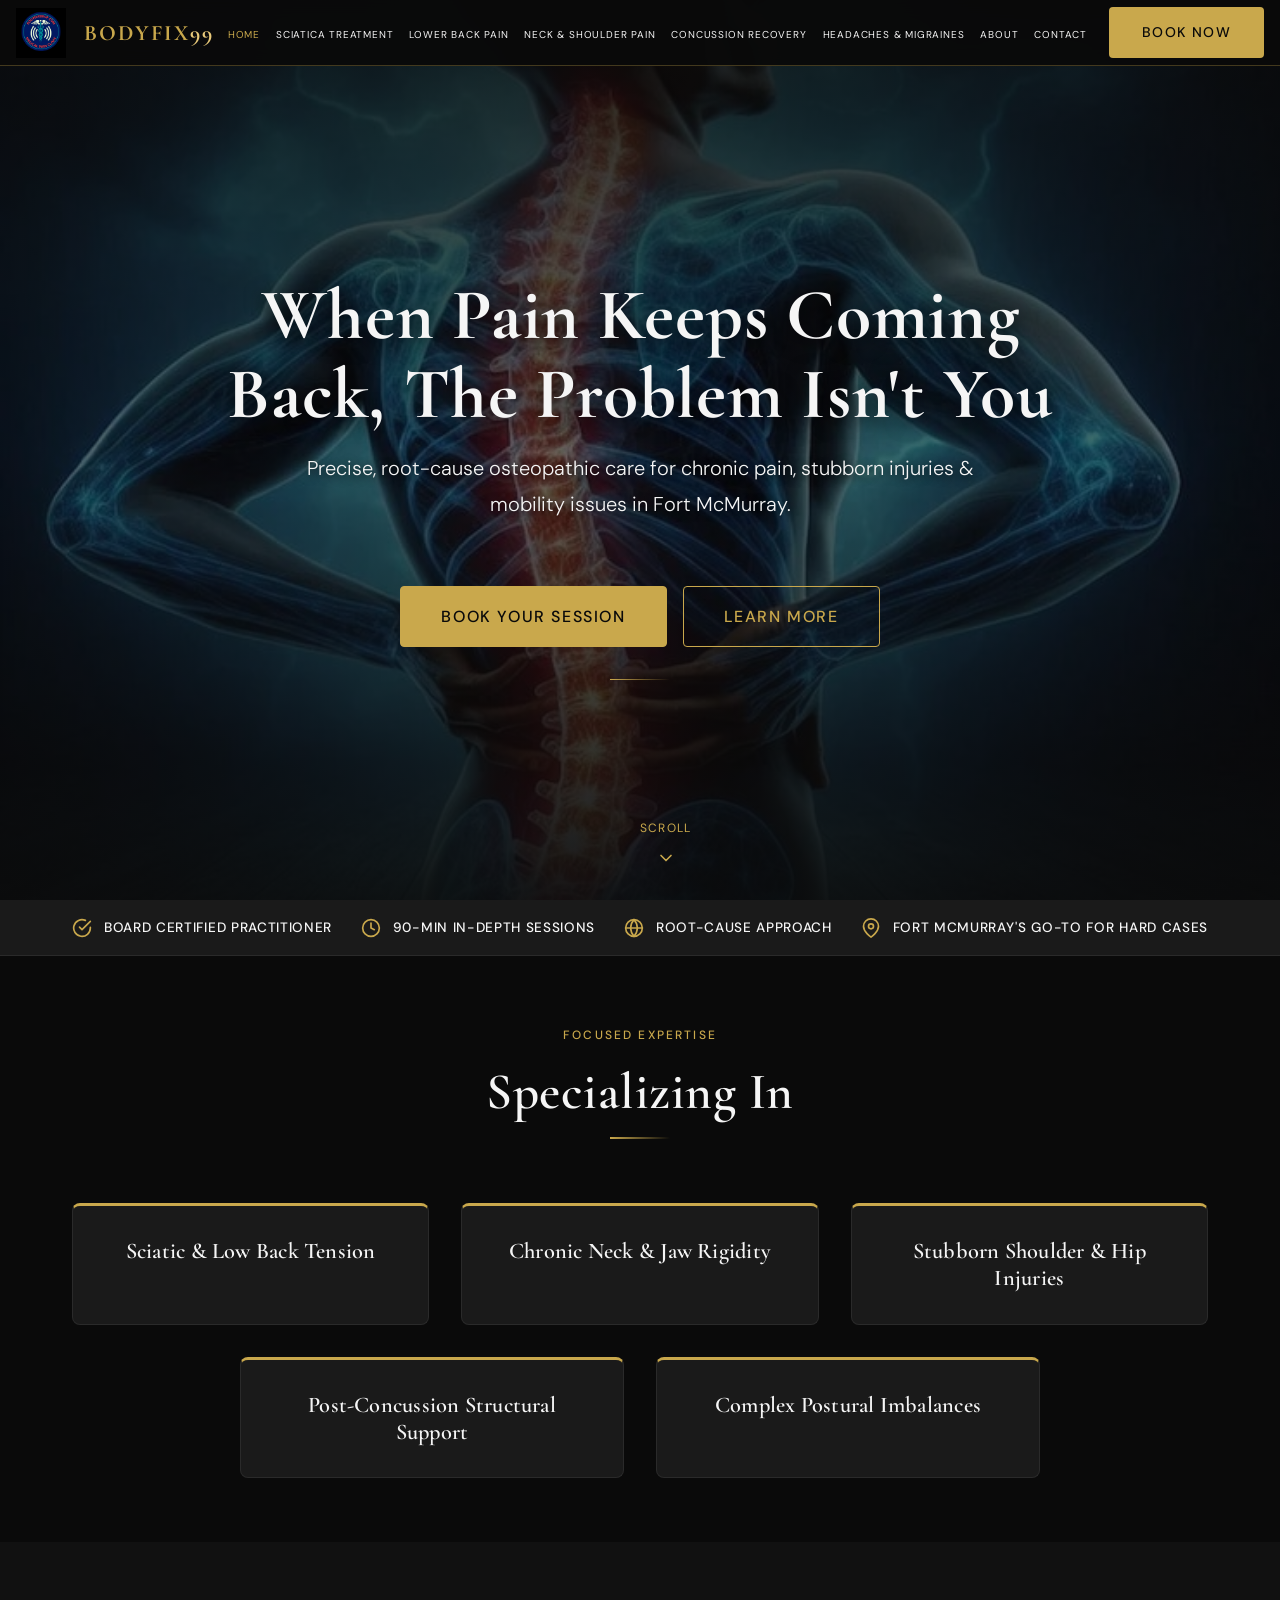
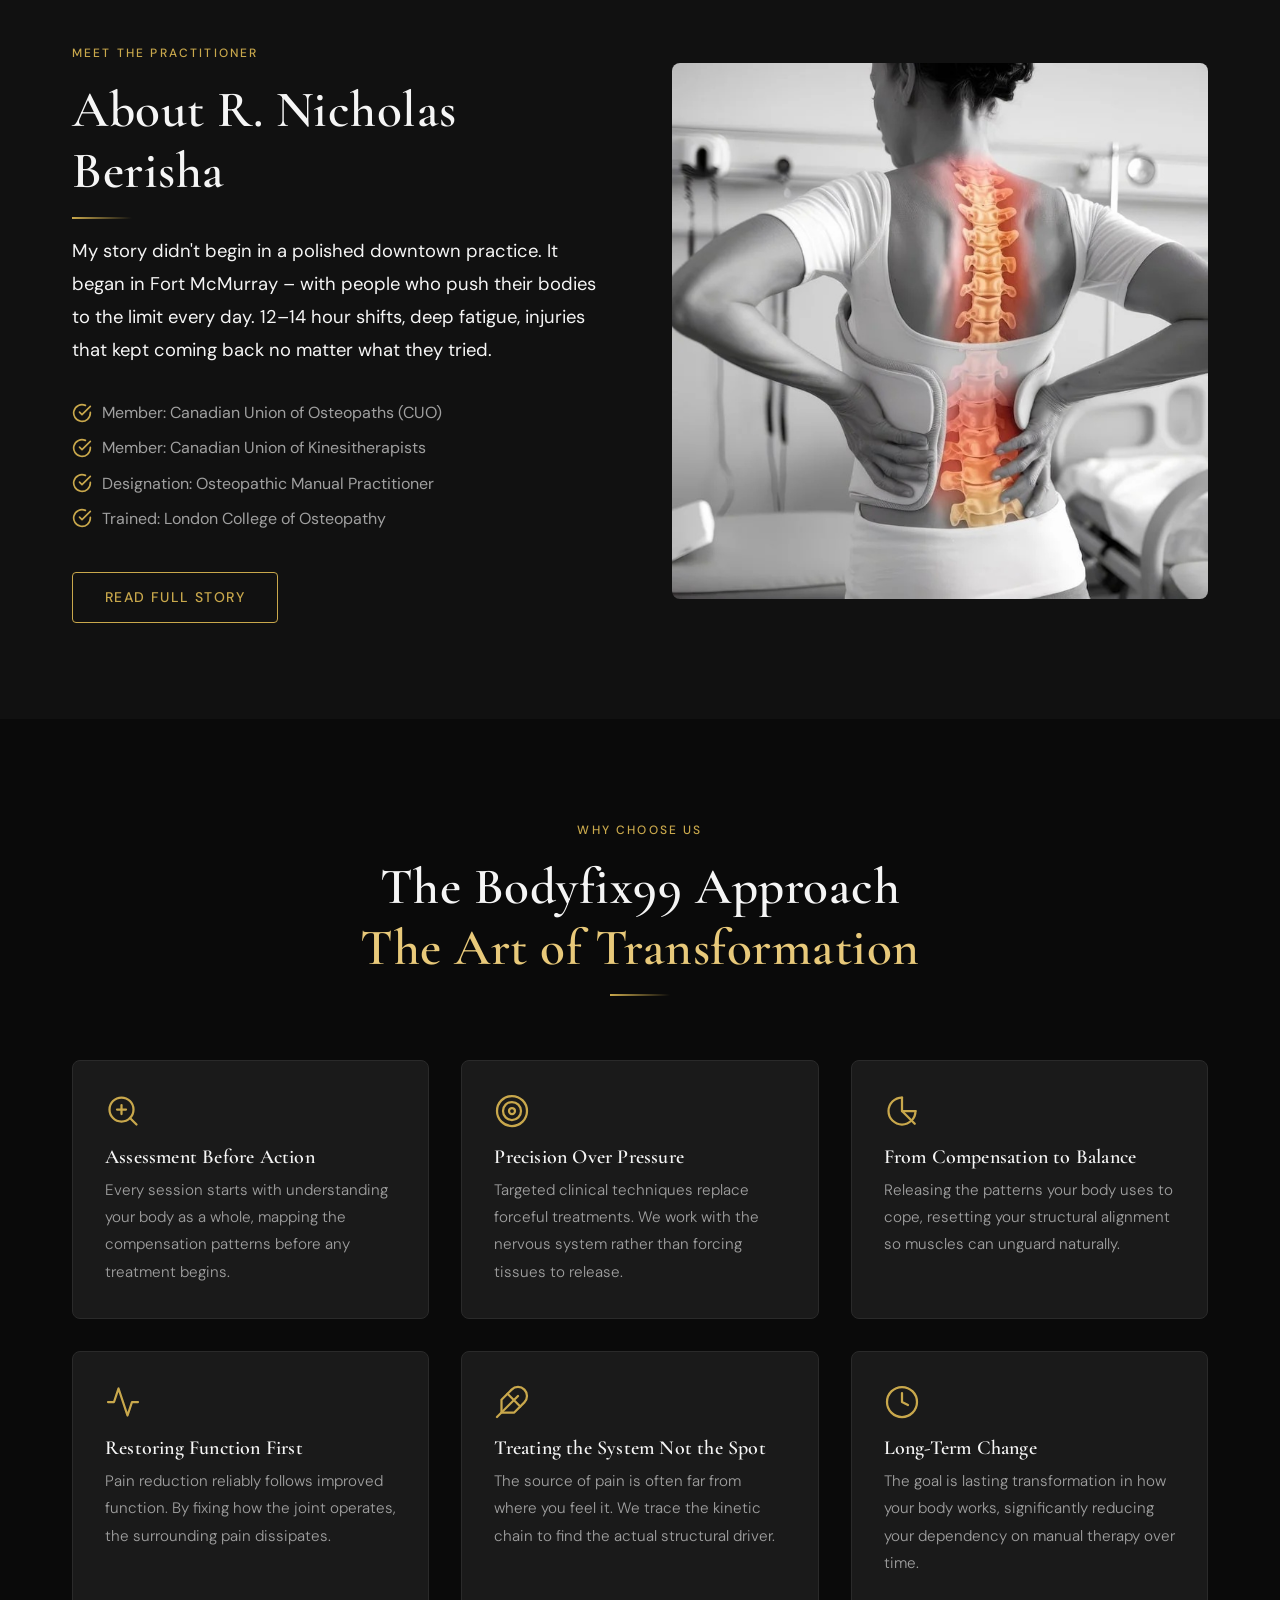
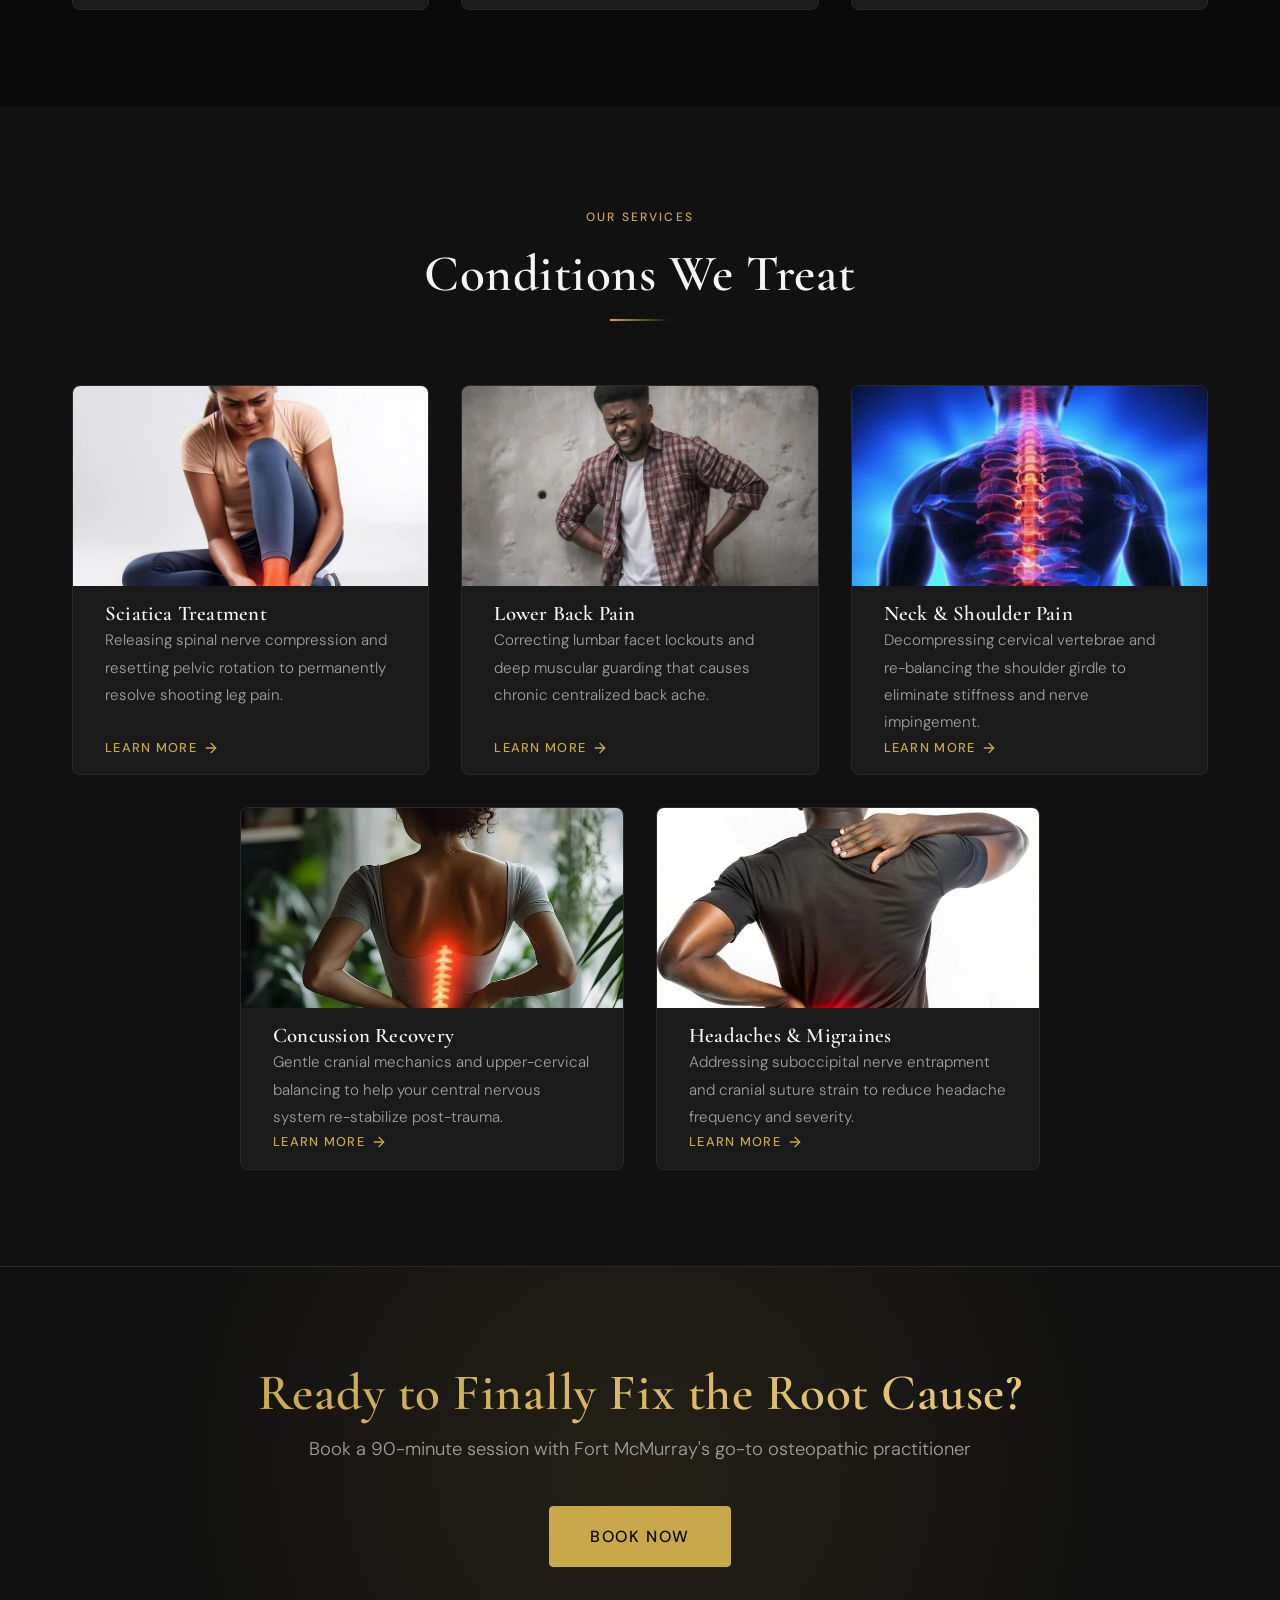
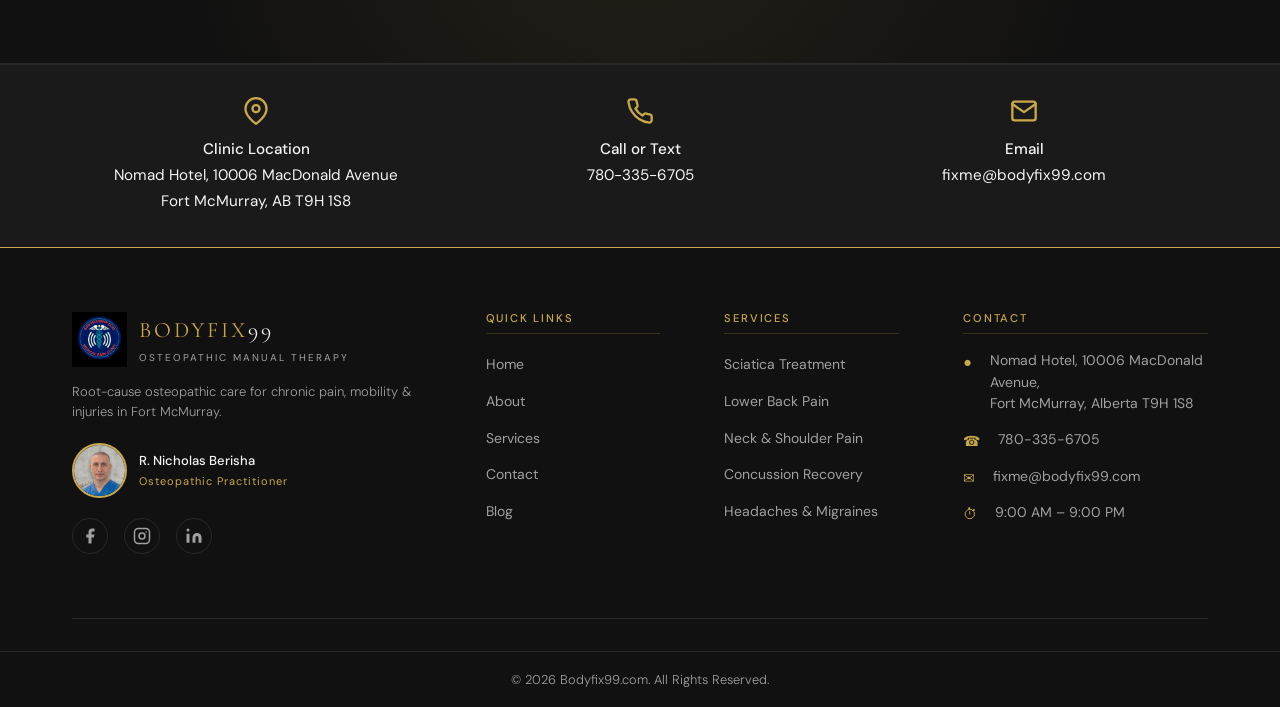
<file: index.html>
<!DOCTYPE html>
<html lang="en">

<head>
  <meta charset="UTF-8">
  <meta name="google-site-verification" content="b3O27Dfxzney7Eg9biLD9MgRGPE-SRb-oi5_m2ktrN8" />
  <link rel="canonical" href="https://www.bodyfix99.com/" />
  <meta name="viewport" content="width=device-width, initial-scale=1.0">
  <title>Bodyfix99 | Osteopathic Manual Therapy in Fort McMurray</title>
  <meta name="description"
    content="Precise, root-cause osteopathic care for chronic pain, stubborn injuries & mobility issues in Fort McMurray.">

  <link rel="canonical" href="https://bodyfix99.com/">
  <meta property="og:title" content="Bodyfix99 | Osteopathic Manual Therapy in Fort McMurray">
  <meta property="og:description"
    content="Precise, root-cause osteopathic care for chronic pain, stubborn injuries & mobility issues in Fort McMurray.">
  <meta property="og:url" content="https://bodyfix99.com/">
  <meta property="og:type" content="website">
  <meta property="og:image" content="images/img1.webp">

  <script type="application/ld+json">
  {
    "@context": "https://schema.org",
    "@type": "LocalBusiness",
    "name": "Bodyfix99",
    "description": "Root-cause osteopathic manual therapy for chronic pain, mobility & injuries in Fort McMurray.",
    "url": "https://bodyfix99.com",
    "telephone": "+17803356705",
    "email": "fixme@bodyfix99.com",
    "address": {
      "@type": "PostalAddress",
      "streetAddress": "Nomad Hotel, 10006 MacDonald Avenue",
      "addressLocality": "Fort McMurray",
      "addressRegion": "AB",
      "postalCode": "T9H 1S8",
      "addressCountry": "CA"
    },
    "openingHours": "Mo-Su 09:00-21:00",
    "priceRange": "$$",
    "image": "bodyfix99\images\ChatGPT Image Jun 10, 2026, 10_33_20 AM.png"
  }
  </script>

  <link rel="stylesheet" href="css/style.css">

  <style>
    /* -- NAVBAR BRAND MOBILE FIX -- */
    .navbar__brand {
      display: flex;
      align-items: center;
      gap: 8px;
      text-decoration: none;
      flex-shrink: 0;
      min-width: 0;
      overflow: visible;
    }

    .brand-logo {
      height: 50px;
      width: auto;
      object-fit: contain;
      flex-shrink: 0;
      display: block;
    }

    .navbar__logo {
      position: static !important;
      right: auto !important;
    }

    .navbar__inner {
      overflow: visible !important;
      padding-inline: 16px;
    }

    @media (max-width: 900px) {
      .brand-logo {
        height: 44px !important;
      }

      .navbar__logo {
        font-size: 1rem;
      }
    }

    /* -- 1. Hero Section -- */
    .hero {
      position: relative;
      min-height: 100vh;
      display: flex;
      align-items: center;
      padding-top: var(--navbar-height);
      overflow: hidden;
      background-image: url('images/img1.jpg');
      background-size: cover;
      background-position: center;
      background-attachment: fixed;
    }

    .hero::before {
      content: '';
      position: absolute;
      inset: 0;
      background: linear-gradient(to bottom,
          rgba(10, 10, 10, 0.9) 0%,
          rgba(10, 10, 10, 0.6) 50%,
          rgba(10, 10, 10, 0.95) 100%);
      z-index: 1;
    }

    .hero__content {
      position: relative;
      z-index: 2;
      max-width: 900px;
      margin-inline: auto;
      text-align: center;
    }

    .hero__title {
      font-size: clamp(3rem, 6vw, 4.5rem);
      margin-bottom: var(--space-md);
      line-height: 1.1;
      text-shadow: 0 4px 20px rgba(0, 0, 0, 0.8);
    }

    .hero__subtitle {
      font-size: clamp(1.1rem, 2vw, 1.25rem);
      color: var(--text-primary);
      margin-bottom: var(--space-xl);
      max-width: 700px;
      margin-inline: auto;
      text-shadow: 0 2px 10px rgba(0, 0, 0, 0.8);
    }

    .hero__buttons {
      display: flex;
      gap: var(--space-md);
      justify-content: center;
      align-items: center;
      margin-bottom: var(--space-lg);
    }

    .hero__scroll-indicator {
      position: absolute;
      bottom: var(--space-lg);
      left: 50%;
      transform: translateX(-50%);
      z-index: 2;
      display: flex;
      flex-direction: column;
      align-items: center;
      gap: 10px;
      color: var(--gold);
      font-size: 0.75rem;
      letter-spacing: 0.1em;
      text-transform: uppercase;
      opacity: 0.7;
      animation: bounce 2s infinite;
    }

    .hero__scroll-indicator svg {
      width: 20px;
      height: 20px;
    }

    @keyframes bounce {

      0%,
      20%,
      50%,
      80%,
      100% {
        transform: translateY(0) translateX(-50%);
      }

      40% {
        transform: translateY(-10px) translateX(-50%);
      }

      60% {
        transform: translateY(-5px) translateX(-50%);
      }
    }

    @media (max-width: 600px) {
      .hero__buttons {
        flex-direction: column;
        width: 100%;
      }

      .hero__buttons .btn {
        width: 100%;
        justify-content: center;
      }
    }

    /* -- 2. Trust Bar -- */
    .trust-bar {
      background: #1a1a1a;
      border-bottom: 1px solid var(--border);
      padding-block: var(--space-md);
    }

    .trust-bar__inner {
      display: flex;
      justify-content: space-between;
      align-items: center;
      flex-wrap: wrap;
      gap: var(--space-md);
    }

    .trust-item {
      display: flex;
      align-items: center;
      gap: 12px;
      font-family: var(--font-body);
      font-size: 0.85rem;
      font-weight: 500;
      color: var(--text-primary);
      text-transform: uppercase;
      letter-spacing: 0.05em;
    }

    .trust-item svg {
      color: var(--gold);
      width: 20px;
      height: 20px;
      flex-shrink: 0;
    }

    @media (max-width: 900px) {
      .trust-bar__inner {
        justify-content: center;
        gap: var(--space-lg);
      }
    }

    @media (max-width: 600px) {
      .trust-item {
        width: 100%;
        justify-content: center;
      }
    }

    /* -- 3. Specialties -- */
    .specialty-card {
      border-top: 3px solid var(--gold);
      text-align: center;
      padding: var(--space-lg);
    }

    .specialty-card h3 {
      font-size: 1.4rem;
      margin-bottom: 0;
    }

    .specialties-grid-2 {
      display: grid;
      grid-template-columns: repeat(2, 1fr);
      gap: var(--space-lg);
      max-width: 800px;
      margin-inline: auto;
      margin-top: var(--space-lg);
    }

    @media (max-width: 768px) {
      .specialties-grid-2 {
        grid-template-columns: 1fr;
      }
    }

    /* -- 4. About Preview -- */
    .about-preview {
      display: grid;
      grid-template-columns: 1fr 1fr;
      gap: var(--space-xl);
      align-items: center;
    }

    .about-image {
      border-radius: var(--radius-md);
      overflow: hidden;
      position: relative;
    }

    .about-image::after {
      content: '';
      position: absolute;
      inset: 0;
      border: 1px solid var(--gold);
      border-radius: var(--radius-md);
      transform: translate(15px, 15px);
      z-index: -1;
      opacity: 0.3;
    }

    .practitioner-about-photo {
      display: none;
    }

    .credentials-list {
      margin-block: var(--space-lg);
    }

    .credentials-list li {
      display: flex;
      align-items: center;
      gap: 10px;
      margin-bottom: var(--space-sm);
      color: var(--text-secondary);
    }

    .credentials-list svg {
      color: var(--gold);
      flex-shrink: 0;
    }

    @media (max-width: 900px) {
      .about-preview {
        grid-template-columns: 1fr;
      }

      .about-image {
        order: -1;
        margin-bottom: var(--space-md);
      }
    }

    /* -- 5. Why Choose Us -- */
    .approach-card {
      height: 100%;
    }

    .approach-card h3 {
      font-size: 1.25rem;
    }

    /* -- 6. Services -- */
    .service-card {
      padding: 0;
      overflow: hidden;
      display: flex;
      flex-direction: column;
      height: 100%;
    }

    .service-card__img {
      height: 200px;
      width: 100%;
      object-fit: cover;
      transition: transform 0.5s ease;
    }

    .service-card:hover .service-card__img {
      transform: scale(1.05);
    }

    .service-card__content {
      padding: var(--space-md) var(--space-lg);
      flex: 1;
      display: flex;
      flex-direction: column;
    }

    .service-card h3 {
      font-size: 1.3rem;
    }

    .service-card__link {
      display: inline-flex;
      align-items: center;
      gap: 6px;
      color: var(--gold);
      font-weight: 500;
      text-transform: uppercase;
      font-size: 0.8rem;
      letter-spacing: 0.1em;
      margin-top: auto;
    }

    .service-card__link svg {
      transition: transform var(--transition);
    }

    .service-card:hover .service-card__link svg {
      transform: translateX(4px);
    }

    .services-grid-bottom {
      display: grid;
      grid-template-columns: repeat(2, 1fr);
      gap: var(--space-lg);
      max-width: 800px;
      margin-inline: auto;
      margin-top: var(--space-lg);
    }

    @media (max-width: 768px) {
      .services-grid-bottom {
        grid-template-columns: 1fr;
      }
    }

    /* -- 7. CTA Section -- */
    .cta-section {
      position: relative;
      padding-block: var(--space-2xl);
      text-align: center;
      background: var(--secondary-bg);
      border-top: 1px solid var(--border);
      border-bottom: 1px solid var(--border);
      overflow: hidden;
    }

    .cta-section::before {
      content: '';
      position: absolute;
      inset: 0;
      background: radial-gradient(circle at center, rgba(201, 168, 76, 0.1) 0%, transparent 70%);
      pointer-events: none;
    }

    .cta-section h2 {
      margin-bottom: var(--space-sm);
      font-size: clamp(2rem, 4vw, 3.5rem);
    }

    .cta-section p {
      margin-inline: auto;
      font-size: 1.15rem;
      margin-bottom: var(--space-lg);
    }

    /* -- 8. Blog Preview -- */
    .blog-card {
      padding: 0;
      overflow: hidden;
      background: transparent;
      border: none;
    }

    .blog-card__img {
      height: 220px;
      width: 100%;
      object-fit: cover;
      border-radius: var(--radius-md);
      margin-bottom: var(--space-md);
      transition: box-shadow var(--transition);
    }

    .blog-card:hover .blog-card__img {
      box-shadow: var(--shadow-gold);
    }

    .blog-card__date {
      font-size: 0.8rem;
      color: var(--gold);
      text-transform: uppercase;
      letter-spacing: 0.1em;
      margin-bottom: var(--space-sm);
      display: block;
    }

    /* -- 9. Contact Strip -- */
    .contact-strip {
      background: var(--card-bg);
      border-top: 1px solid var(--border);
      padding-block: var(--space-lg);
    }

    .contact-strip__inner {
      display: grid;
      grid-template-columns: repeat(3, 1fr);
      gap: var(--space-md);
      text-align: center;
    }

    .contact-strip__item {
      display: flex;
      flex-direction: column;
      align-items: center;
      gap: 12px;
      color: var(--text-primary);
      font-size: 0.95rem;
    }

    .contact-strip__item svg {
      color: var(--gold);
      width: 28px;
      height: 28px;
    }

    .contact-strip__item a {
      color: var(--text-primary);
    }

    .contact-strip__item a:hover {
      color: var(--gold);
    }

    @media (max-width: 768px) {
      .contact-strip__inner {
        grid-template-columns: 1fr;
        gap: var(--space-xl);
      }

      .contact-strip__item {
        text-align: center;
      }
    }
  </style>
</head>

<body>

  <div class="mobile-nav__overlay" id="mobileOverlay"></div>

  <nav class="mobile-nav" id="mobileNav" aria-label="Mobile navigation">
    <button class="mobile-nav__close" id="mobileNavClose" aria-label="Close menu">&#10005;</button>
    <a href="index.html" class="active">Home</a>
    <a href="sciatica-treatment.html">Sciatica Treatment</a>
    <a href="lower-back-pain.html">Lower Back Pain</a>
    <a href="neck-shoulder-pain.html">Neck &amp; Shoulder Pain</a>
    <a href="concussion-recovery.html">Concussion Recovery</a>
    <a href="headaches-migraines.html">Headaches &amp; Migraines</a>
    <a href="about.html">About</a>
    <a href="contact.html">Contact</a>
    <a href="https://ramizosteopath.setmore.com/r" target="_blank" rel="noopener" class="mobile-nav__book">Book Now</a>
  </nav>

  <header class="navbar" id="mainNavbar">
    <div class="navbar__inner">

      <!-- FIXED: Logo — removed position:relative/right:20px offset, added flex layout, mobile size via CSS -->
      <a href="index.html" class="navbar__brand">
        <img src="images/logo.png" alt="Bodyfix99 Logo" class="brand-logo">
        <div class="navbar__logo">BODYFIX<span>99</span></div>
      </a>

      <nav class="navbar__links" aria-label="Main navigation">
        <a href="index.html" class="active">Home</a>
        <a href="sciatica-treatment.html">Sciatica Treatment</a>
        <a href="lower-back-pain.html">Lower Back Pain</a>
        <a href="neck-shoulder-pain.html">Neck &amp; Shoulder Pain</a>
        <a href="concussion-recovery.html">Concussion Recovery</a>
        <a href="headaches-migraines.html">Headaches &amp; Migraines</a>
        <a href="about.html">About</a>
        <a href="contact.html">Contact</a>
      </nav>

      <a href="https://ramizosteopath.setmore.com/r" target="_blank" rel="noopener"
        class="btn btn-book-now navbar__cta">Book Now</a>

      <button class="hamburger" id="hamburgerBtn" aria-label="Toggle menu" aria-expanded="false"
        aria-controls="mobileNav">
        <span class="hamburger__line"></span>
        <span class="hamburger__line"></span>
        <span class="hamburger__line"></span>
      </button>
    </div>
  </header>

  <main>

    <!-- 1. HERO -->
    <section class="hero">
      <div class="container hero__content fade-in">
        <h1 class="hero__title">When Pain Keeps Coming Back, The Problem Isn't You</h1>
        <p class="hero__subtitle">Precise, root-cause osteopathic care for chronic pain, stubborn injuries &amp;
          mobility issues in Fort McMurray.</p>
        <div class="hero__buttons">
          <a href="https://ramizosteopath.setmore.com/r" target="_blank" rel="noopener"
            class="btn btn-primary btn-lg">Book Your Session</a>
          <a href="#services" class="btn btn-secondary btn-lg">Learn More</a>
        </div>
        <div class="divider-gold centered"></div>
      </div>
      <div class="hero__scroll-indicator fade-in delay-2">
        <span>Scroll</span>
        <svg xmlns="http://www.w3.org/2000/svg" width="24" height="24" viewBox="0 0 24 24" fill="none"
          stroke="currentColor" stroke-width="2" stroke-linecap="round" stroke-linejoin="round" aria-hidden="true">
          <polyline points="6 9 12 15 18 9"></polyline>
        </svg>
      </div>
    </section>

    <!-- 2. TRUST BAR -->
    <div class="trust-bar fade-in">
      <div class="container">
        <div class="trust-bar__inner">
          <div class="trust-item">
            <svg xmlns="http://www.w3.org/2000/svg" viewBox="0 0 24 24" fill="none" stroke="currentColor"
              stroke-width="2" stroke-linecap="round" stroke-linejoin="round" aria-hidden="true">
              <path d="M22 11.08V12a10 10 0 1 1-5.93-9.14"></path>
              <polyline points="22 4 12 14.01 9 11.01"></polyline>
            </svg>
            Board Certified Practitioner
          </div>
          <div class="trust-item">
            <svg xmlns="http://www.w3.org/2000/svg" viewBox="0 0 24 24" fill="none" stroke="currentColor"
              stroke-width="2" stroke-linecap="round" stroke-linejoin="round" aria-hidden="true">
              <circle cx="12" cy="12" r="10"></circle>
              <polyline points="12 6 12 12 16 14"></polyline>
            </svg>
            90-Min In-Depth Sessions
          </div>
          <div class="trust-item">
            <svg xmlns="http://www.w3.org/2000/svg" viewBox="0 0 24 24" fill="none" stroke="currentColor"
              stroke-width="2" stroke-linecap="round" stroke-linejoin="round" aria-hidden="true">
              <circle cx="12" cy="12" r="10"></circle>
              <line x1="2" y1="12" x2="22" y2="12"></line>
              <path d="M12 2a15.3 15.3 0 0 1 4 10 15.3 15.3 0 0 1-4 10 15.3 15.3 0 0 1-4-10 15.3 15.3 0 0 1 4-10z">
              </path>
            </svg>
            Root-Cause Approach
          </div>
          <div class="trust-item">
            <svg xmlns="http://www.w3.org/2000/svg" viewBox="0 0 24 24" fill="none" stroke="currentColor"
              stroke-width="2" stroke-linecap="round" stroke-linejoin="round" aria-hidden="true">
              <path d="M21 10c0 7-9 13-9 13s-9-6-9-13a9 9 0 0 1 18 0z"></path>
              <circle cx="12" cy="10" r="3"></circle>
            </svg>
            Fort McMurray's Go-To for Hard Cases
          </div>
        </div>
      </div>
    </div>

    <!-- 3. SPECIALTIES -->
    <section class="section" id="specialties">
      <div class="container">
        <div class="section-header centered fade-in">
          <span class="eyebrow">Focused Expertise</span>
          <h2 class="heading-underline centered">Specializing In</h2>
        </div>
        <div class="grid grid-3">
          <div class="card specialty-card fade-in delay-1">
            <h3>Sciatic &amp; Low Back Tension</h3>
          </div>
          <div class="card specialty-card fade-in delay-2">
            <h3>Chronic Neck &amp; Jaw Rigidity</h3>
          </div>
          <div class="card specialty-card fade-in delay-3">
            <h3>Stubborn Shoulder &amp; Hip Injuries</h3>
          </div>
        </div>
        <div class="specialties-grid-2">
          <div class="card specialty-card fade-in delay-4">
            <h3>Post-Concussion Structural Support</h3>
          </div>
          <div class="card specialty-card fade-in delay-5">
            <h3>Complex Postural Imbalances</h3>
          </div>
        </div>
      </div>
    </section>

    <!-- 4. ABOUT PREVIEW -->
    <section class="section section-lg" style="background-color: var(--secondary-bg);">
      <div class="container">
        <div class="about-preview">
          <div class="about-content fade-in">
            <span class="eyebrow">Meet The Practitioner</span>
            <h2 class="heading-underline">About R. Nicholas Berisha</h2>
            <p class="lead mt-md">My story didn't begin in a polished downtown practice. It began in Fort McMurray –
              with people who push their bodies to the limit every day. 12–14 hour shifts, deep fatigue, injuries that
              kept coming back no matter what they tried.</p>
            <ul class="credentials-list">
              <li>
                <svg xmlns="http://www.w3.org/2000/svg" width="20" height="20" viewBox="0 0 24 24" fill="none"
                  stroke="currentColor" stroke-width="2" stroke-linecap="round" stroke-linejoin="round"
                  aria-hidden="true">
                  <path d="M22 11.08V12a10 10 0 1 1-5.93-9.14"></path>
                  <polyline points="22 4 12 14.01 9 11.01"></polyline>
                </svg>
                Member: Canadian Union of Osteopaths (CUO)
              </li>
              <li>
                <svg xmlns="http://www.w3.org/2000/svg" width="20" height="20" viewBox="0 0 24 24" fill="none"
                  stroke="currentColor" stroke-width="2" stroke-linecap="round" stroke-linejoin="round"
                  aria-hidden="true">
                  <path d="M22 11.08V12a10 10 0 1 1-5.93-9.14"></path>
                  <polyline points="22 4 12 14.01 9 11.01"></polyline>
                </svg>
                Member: Canadian Union of Kinesitherapists
              </li>
              <li>
                <svg xmlns="http://www.w3.org/2000/svg" width="20" height="20" viewBox="0 0 24 24" fill="none"
                  stroke="currentColor" stroke-width="2" stroke-linecap="round" stroke-linejoin="round"
                  aria-hidden="true">
                  <path d="M22 11.08V12a10 10 0 1 1-5.93-9.14"></path>
                  <polyline points="22 4 12 14.01 9 11.01"></polyline>
                </svg>
                Designation: Osteopathic Manual Practitioner
              </li>
              <li>
                <svg xmlns="http://www.w3.org/2000/svg" width="20" height="20" viewBox="0 0 24 24" fill="none"
                  stroke="currentColor" stroke-width="2" stroke-linecap="round" stroke-linejoin="round"
                  aria-hidden="true">
                  <path d="M22 11.08V12a10 10 0 1 1-5.93-9.14"></path>
                  <polyline points="22 4 12 14.01 9 11.01"></polyline>
                </svg>
                Trained: London College of Osteopathy
              </li>
            </ul>
            <a href="about.html" class="btn btn-secondary mt-sm">Read Full Story</a>
          </div>
          <div class="about-image fade-in delay-2">
            <img src="images/img2.jpg" alt="Osteopathic treatment session at Bodyfix99 clinic in Fort McMurray">
          </div>
        </div>
      </div>
    </section>

    <!-- 5. WHY CHOOSE US -->
    <section class="section section-lg">
      <div class="container">
        <div class="section-header centered fade-in">
          <span class="eyebrow">Why Choose Us</span>
          <h2 class="heading-underline centered">The Bodyfix99 Approach<br><span class="text-gold-lg">The Art of
              Transformation</span></h2>
        </div>
        <div class="grid grid-3">
          <div class="card approach-card fade-in delay-1">
            <div class="card__icon">
              <svg xmlns="http://www.w3.org/2000/svg" width="36" height="36" viewBox="0 0 24 24" fill="none"
                stroke="currentColor" stroke-width="1.5" stroke-linecap="round" stroke-linejoin="round"
                aria-hidden="true">
                <circle cx="11" cy="11" r="8"></circle>
                <line x1="21" y1="21" x2="16.65" y2="16.65"></line>
                <line x1="11" y1="8" x2="11" y2="14"></line>
                <line x1="8" y1="11" x2="14" y2="11"></line>
              </svg>
            </div>
            <h3 class="card__title">Assessment Before Action</h3>
            <p class="card__body">Every session starts with understanding your body as a whole, mapping the compensation
              patterns before any treatment begins.</p>
          </div>
          <div class="card approach-card fade-in delay-2">
            <div class="card__icon">
              <svg xmlns="http://www.w3.org/2000/svg" width="36" height="36" viewBox="0 0 24 24" fill="none"
                stroke="currentColor" stroke-width="1.5" stroke-linecap="round" stroke-linejoin="round"
                aria-hidden="true">
                <circle cx="12" cy="12" r="10"></circle>
                <circle cx="12" cy="12" r="6"></circle>
                <circle cx="12" cy="12" r="2"></circle>
              </svg>
            </div>
            <h3 class="card__title">Precision Over Pressure</h3>
            <p class="card__body">Targeted clinical techniques replace forceful treatments. We work with the nervous
              system rather than forcing tissues to release.</p>
          </div>
          <div class="card approach-card fade-in delay-3">
            <div class="card__icon">
              <svg xmlns="http://www.w3.org/2000/svg" width="36" height="36" viewBox="0 0 24 24" fill="none"
                stroke="currentColor" stroke-width="1.5" stroke-linecap="round" stroke-linejoin="round"
                aria-hidden="true">
                <path d="M12 3a9 9 0 1 0 9 9"></path>
                <path d="M12 3v9"></path>
                <path d="M21 12h-9"></path>
                <path d="M12 12l8.5 8.5"></path>
              </svg>
            </div>
            <h3 class="card__title">From Compensation to Balance</h3>
            <p class="card__body">Releasing the patterns your body uses to cope, resetting your structural alignment so
              muscles can unguard naturally.</p>
          </div>
          <div class="card approach-card fade-in delay-1">
            <div class="card__icon">
              <svg xmlns="http://www.w3.org/2000/svg" width="36" height="36" viewBox="0 0 24 24" fill="none"
                stroke="currentColor" stroke-width="1.5" stroke-linecap="round" stroke-linejoin="round"
                aria-hidden="true">
                <polyline points="22 12 18 12 15 21 9 3 6 12 2 12"></polyline>
              </svg>
            </div>
            <h3 class="card__title">Restoring Function First</h3>
            <p class="card__body">Pain reduction reliably follows improved function. By fixing how the joint operates,
              the surrounding pain dissipates.</p>
          </div>
          <div class="card approach-card fade-in delay-2">
            <div class="card__icon">
              <svg xmlns="http://www.w3.org/2000/svg" width="36" height="36" viewBox="0 0 24 24" fill="none"
                stroke="currentColor" stroke-width="1.5" stroke-linecap="round" stroke-linejoin="round"
                aria-hidden="true">
                <path d="M20.24 12.24a6 6 0 0 0-8.49-8.49L5 10.5V19h8.5z"></path>
                <line x1="16" y1="8" x2="2" y2="22"></line>
                <line x1="17.5" y1="15" x2="9" y2="6.5"></line>
              </svg>
            </div>
            <h3 class="card__title">Treating the System Not the Spot</h3>
            <p class="card__body">The source of pain is often far from where you feel it. We trace the kinetic chain to
              find the actual structural driver.</p>
          </div>
          <div class="card approach-card fade-in delay-3">
            <div class="card__icon">
              <svg xmlns="http://www.w3.org/2000/svg" width="36" height="36" viewBox="0 0 24 24" fill="none"
                stroke="currentColor" stroke-width="1.5" stroke-linecap="round" stroke-linejoin="round"
                aria-hidden="true">
                <circle cx="12" cy="12" r="10"></circle>
                <polyline points="12 6 12 12 16 14"></polyline>
              </svg>
            </div>
            <h3 class="card__title">Long-Term Change</h3>
            <p class="card__body">The goal is lasting transformation in how your body works, significantly reducing your
              dependency on manual therapy over time.</p>
          </div>
        </div>
      </div>
    </section>

    <!-- 6. SERVICES -->
    <section class="section section-lg" id="services" style="background-color: var(--secondary-bg);">
      <div class="container">
        <div class="section-header centered fade-in">
          <span class="eyebrow">Our Services</span>
          <h2 class="heading-underline centered">Conditions We Treat</h2>
        </div>
        <div class="grid grid-3 mb-lg">
          <div class="card service-card fade-in delay-1">
            <img src="images/img3.jpg" alt="Sciatica treatment — releasing spinal nerve compression"
              class="service-card__img" loading="lazy">
            <div class="service-card__content">
              <h3>Sciatica Treatment</h3>
              <p class="card__body">Releasing spinal nerve compression and resetting pelvic rotation to permanently
                resolve shooting leg pain.</p>
              <a href="sciatica-treatment.html" class="service-card__link">
                Learn More
                <svg xmlns="http://www.w3.org/2000/svg" width="16" height="16" viewBox="0 0 24 24" fill="none"
                  stroke="currentColor" stroke-width="2" stroke-linecap="round" stroke-linejoin="round"
                  aria-hidden="true">
                  <line x1="5" y1="12" x2="19" y2="12"></line>
                  <polyline points="12 5 19 12 12 19"></polyline>
                </svg>
              </a>
            </div>
          </div>
          <div class="card service-card fade-in delay-2">
            <img src="images/img4.jpg" alt="Lower back pain manual therapy" class="service-card__img" loading="lazy">
            <div class="service-card__content">
              <h3>Lower Back Pain</h3>
              <p class="card__body">Correcting lumbar facet lockouts and deep muscular guarding that causes chronic
                centralized back ache.</p>
              <a href="lower-back-pain.html" class="service-card__link">
                Learn More
                <svg xmlns="http://www.w3.org/2000/svg" width="16" height="16" viewBox="0 0 24 24" fill="none"
                  stroke="currentColor" stroke-width="2" stroke-linecap="round" stroke-linejoin="round"
                  aria-hidden="true">
                  <line x1="5" y1="12" x2="19" y2="12"></line>
                  <polyline points="12 5 19 12 12 19"></polyline>
                </svg>
              </a>
            </div>
          </div>
          <div class="card service-card fade-in delay-3">
            <img src="images/img5.jpg" alt="Neck and shoulder mobility adjustments" class="service-card__img"
              loading="lazy">
            <div class="service-card__content">
              <h3>Neck &amp; Shoulder Pain</h3>
              <p class="card__body">Decompressing cervical vertebrae and re-balancing the shoulder girdle to eliminate
                stiffness and nerve impingement.</p>
              <a href="neck-shoulder-pain.html" class="service-card__link">
                Learn More
                <svg xmlns="http://www.w3.org/2000/svg" width="16" height="16" viewBox="0 0 24 24" fill="none"
                  stroke="currentColor" stroke-width="2" stroke-linecap="round" stroke-linejoin="round"
                  aria-hidden="true">
                  <line x1="5" y1="12" x2="19" y2="12"></line>
                  <polyline points="12 5 19 12 12 19"></polyline>
                </svg>
              </a>
            </div>
          </div>
        </div>
        <div class="services-grid-bottom">
          <div class="card service-card fade-in delay-1">
            <img src="images/img6.jpg" alt="Gentle cranial osteopathy for post-concussion recovery"
              class="service-card__img" loading="lazy">
            <div class="service-card__content">
              <h3>Concussion Recovery</h3>
              <p class="card__body">Gentle cranial mechanics and upper-cervical balancing to help your central nervous
                system re-stabilize post-trauma.</p>
              <a href="concussion-recovery.html" class="service-card__link">
                Learn More
                <svg xmlns="http://www.w3.org/2000/svg" width="16" height="16" viewBox="0 0 24 24" fill="none"
                  stroke="currentColor" stroke-width="2" stroke-linecap="round" stroke-linejoin="round"
                  aria-hidden="true">
                  <line x1="5" y1="12" x2="19" y2="12"></line>
                  <polyline points="12 5 19 12 12 19"></polyline>
                </svg>
              </a>
            </div>
          </div>
          <div class="card service-card fade-in delay-2">
            <img src="images/img7.jpg" alt="Relieving tension headaches and migraines through osteopathic care"
              class="service-card__img" loading="lazy">
            <div class="service-card__content">
              <h3>Headaches &amp; Migraines</h3>
              <p class="card__body">Addressing suboccipital nerve entrapment and cranial suture strain to reduce
                headache frequency and severity.</p>
              <a href="headaches-migraines.html" class="service-card__link">
                Learn More
                <svg xmlns="http://www.w3.org/2000/svg" width="16" height="16" viewBox="0 0 24 24" fill="none"
                  stroke="currentColor" stroke-width="2" stroke-linecap="round" stroke-linejoin="round"
                  aria-hidden="true">
                  <line x1="5" y1="12" x2="19" y2="12"></line>
                  <polyline points="12 5 19 12 12 19"></polyline>
                </svg>
              </a>
            </div>
          </div>
        </div>
      </div>
    </section>

    <!-- 7. CTA -->
    <section class="cta-section">
      <div class="container fade-in">
        <h2 class="gradient-text" style="display:inline-block">Ready to Finally Fix the Root Cause?</h2>
        <p>Book a 90-minute session with Fort McMurray's go-to osteopathic practitioner</p>
        <a href="https://ramizosteopath.setmore.com/r" target="_blank" rel="noopener"
          class="btn btn-primary btn-lg mt-sm">Book Now</a>
      </div>
    </section>

   

    <!-- 9. CONTACT STRIP -->
    <div class="contact-strip fade-in">
      <div class="container">
        <div class="contact-strip__inner">
          <div class="contact-strip__item">
            <svg xmlns="http://www.w3.org/2000/svg" viewBox="0 0 24 24" fill="none" stroke="currentColor"
              stroke-width="2" stroke-linecap="round" stroke-linejoin="round" aria-hidden="true">
              <path d="M21 10c0 7-9 13-9 13s-9-6-9-13a9 9 0 0 1 18 0z"></path>
              <circle cx="12" cy="10" r="3"></circle>
            </svg>
            <div>
              <strong>Clinic Location</strong>
              <address style="font-style:normal;">Nomad Hotel, 10006 MacDonald Avenue<br>Fort McMurray, AB T9H 1S8
              </address>
            </div>
          </div>
          <div class="contact-strip__item">
            <svg xmlns="http://www.w3.org/2000/svg" viewBox="0 0 24 24" fill="none" stroke="currentColor"
              stroke-width="2" stroke-linecap="round" stroke-linejoin="round" aria-hidden="true">
              <path
                d="M22 16.92v3a2 2 0 0 1-2.18 2 19.79 19.79 0 0 1-8.63-3.07 19.5 19.5 0 0 1-6-6 19.79 19.79 0 0 1-3.07-8.67A2 2 0 0 1 4.11 2h3a2 2 0 0 1 2 1.72 12.84 12.84 0 0 0 .7 2.81 2 2 0 0 1-.45 2.11L8.09 9.91a16 16 0 0 0 6 6l1.27-1.27a2 2 0 0 1 2.11-.45 12.84 12.84 0 0 0 2.81.7A2 2 0 0 1 22 16.92z">
              </path>
            </svg>
            <div>
              <strong>Call or Text</strong>
              <div><a href="tel:+17803356705">780-335-6705</a></div>
            </div>
          </div>
          <div class="contact-strip__item">
            <svg xmlns="http://www.w3.org/2000/svg" viewBox="0 0 24 24" fill="none" stroke="currentColor"
              stroke-width="2" stroke-linecap="round" stroke-linejoin="round" aria-hidden="true">
              <path d="M4 4h16c1.1 0 2 .9 2 2v12c0 1.1-.9 2-2 2H4c-1.1 0-2-.9-2-2V6c0-1.1.9-2 2-2z"></path>
              <polyline points="22,6 12,13 2,6"></polyline>
            </svg>
            <div>
              <strong>Email</strong>
              <div><a href="mailto:fixme@bodyfix99.com">fixme@bodyfix99.com</a></div>
            </div>
          </div>
        </div>
      </div>
    </div>

  </main>

  <footer class="footer">
    <div class="container">
      <div class="footer__grid">

        <div class="footer__col">
          <div class="footer__brand">
            <div style="display:flex; align-items:center; gap:12px; margin-bottom:15px;">
              <img src="images/logo.png" alt="Bodyfix99 Logo" style="height:55px; width:auto; object-fit:contain;">
              <div>
                <div style="font-family:'Cormorant Garamond',serif; color:#c9a84c; font-size:22px; letter-spacing:3px;">
                  BODYFIX<span style="color:#f5f5f5;">99</span></div>
                <div style="font-size:10px; color:#a0a0a0; letter-spacing:2px; text-transform:uppercase;">Osteopathic
                  Manual Therapy</div>
              </div>
            </div>
            <p style="color:#a0a0a0; font-size:13px; line-height:1.6; margin-bottom:20px;">Root-cause osteopathic care
              for chronic pain, mobility &amp; injuries in Fort McMurray.</p>
            <div style="display:flex; align-items:center; gap:12px; margin-bottom:20px;">
              <img src="images/nicholas-berisha.jpeg" alt="R. Nicholas Berisha, Osteopathic Practitioner"
                style="width:55px; height:55px; border-radius:50%; object-fit:cover; object-position:top; border:2px solid #c9a84c; flex-shrink:0;">
              <div>
                <div style="color:#f5f5f5; font-size:13px; font-weight:500;">R. Nicholas Berisha</div>
                <div style="color:#c9a84c; font-size:11px; letter-spacing:1px;">Osteopathic Practitioner</div>
              </div>
            </div>
            <div class="footer__socials">
              <a href="https://facebook.com/bodyfix99" target="_blank" rel="noopener" aria-label="Bodyfix99 on Facebook"
                class="footer__social-icon">
                <svg xmlns="http://www.w3.org/2000/svg" width="18" height="18" viewBox="0 0 24 24" fill="currentColor"
                  aria-hidden="true">
                  <path d="M18 2h-3a5 5 0 0 0-5 5v3H7v4h3v8h4v-8h3l1-4h-4V7a1 1 0 0 1 1-1h3z" />
                </svg>
              </a>
              <a href="https://instagram.com/bodyfix99" target="_blank" rel="noopener"
                aria-label="Bodyfix99 on Instagram" class="footer__social-icon">
                <svg xmlns="http://www.w3.org/2000/svg" width="18" height="18" viewBox="0 0 24 24" fill="none"
                  stroke="currentColor" stroke-width="2" stroke-linecap="round" stroke-linejoin="round"
                  aria-hidden="true">
                  <rect x="2" y="2" width="20" height="20" rx="5" ry="5" />
                  <circle cx="12" cy="12" r="4" />
                  <circle cx="17.5" cy="6.5" r="1" fill="currentColor" stroke="none" />
                </svg>
              </a>
              <a href="https://linkedin.com/company/bodyfix99" target="_blank" rel="noopener"
                aria-label="Bodyfix99 on LinkedIn" class="footer__social-icon">
                <svg xmlns="http://www.w3.org/2000/svg" width="18" height="18" viewBox="0 0 24 24" fill="currentColor"
                  aria-hidden="true">
                  <path d="M16 8a6 6 0 0 1 6 6v7h-4v-7a2 2 0 0 0-2-2 2 2 0 0 0-2 2v7h-4v-7a6 6 0 0 1 6-6z" />
                  <rect x="2" y="9" width="4" height="12" />
                  <circle cx="4" cy="4" r="2" />
                </svg>
              </a>
            </div>
          </div>
        </div>

        <div class="footer__col">
          <h4 class="footer__heading">Quick Links</h4>
          <ul class="footer__links">
            <li><a href="index.html">Home</a></li>
            <li><a href="about.html">About</a></li>
            <li><a href="index.html#services">Services</a></li>
            <li><a href="contact.html">Contact</a></li>
            <li><a href="blog.html" target="_blank" rel="noopener">Blog</a></li>
          </ul>
        </div>

        <div class="footer__col">
          <h4 class="footer__heading">Services</h4>
          <ul class="footer__links">
            <li><a href="sciatica-treatment.html">Sciatica Treatment</a></li>
            <li><a href="lower-back-pain.html">Lower Back Pain</a></li>
            <li><a href="neck-shoulder-pain.html">Neck &amp; Shoulder Pain</a></li>
            <li><a href="concussion-recovery.html">Concussion Recovery</a></li>
            <li><a href="headaches-migraines.html">Headaches &amp; Migraines</a></li>
          </ul>
        </div>

        <div class="footer__col">
          <h4 class="footer__heading">Contact</h4>
          <ul class="footer__contact">
            <li>
              <span class="footer__contact-icon" aria-hidden="true"><span
                  style="color:#c9a84c; margin-right:8px;">&#9679;</span></span>
              <span>Nomad Hotel, 10006 MacDonald Avenue,<br>Fort McMurray, Alberta T9H 1S8</span>
            </li>
            <li>
              <span class="footer__contact-icon" aria-hidden="true"><span
                  style="color:#c9a84c; margin-right:8px;">&#9742;</span></span>
              <a href="tel:+17803356705">780-335-6705</a>
            </li>
            <li>
              <span class="footer__contact-icon" aria-hidden="true"><span
                  style="color:#c9a84c; margin-right:8px;">&#9993;</span></span>
              <a href="mailto:fixme@bodyfix99.com">fixme@bodyfix99.com</a>
            </li>
            <li>
              <span class="footer__contact-icon" aria-hidden="true"><span
                  style="color:#c9a84c; margin-right:8px;">&#9201;</span></span>
              <span>9:00 AM – 9:00 PM</span>
            </li>
          </ul>
        </div>

      </div>
    </div>
    <div class="footer__bottom">
      <div class="container">
        <p>&copy; 2026 Bodyfix99.com. All Rights Reserved.</p>
      </div>
    </div>
  </footer>

  <script src="js/main.js"></script>
</body>

</html>
</file>
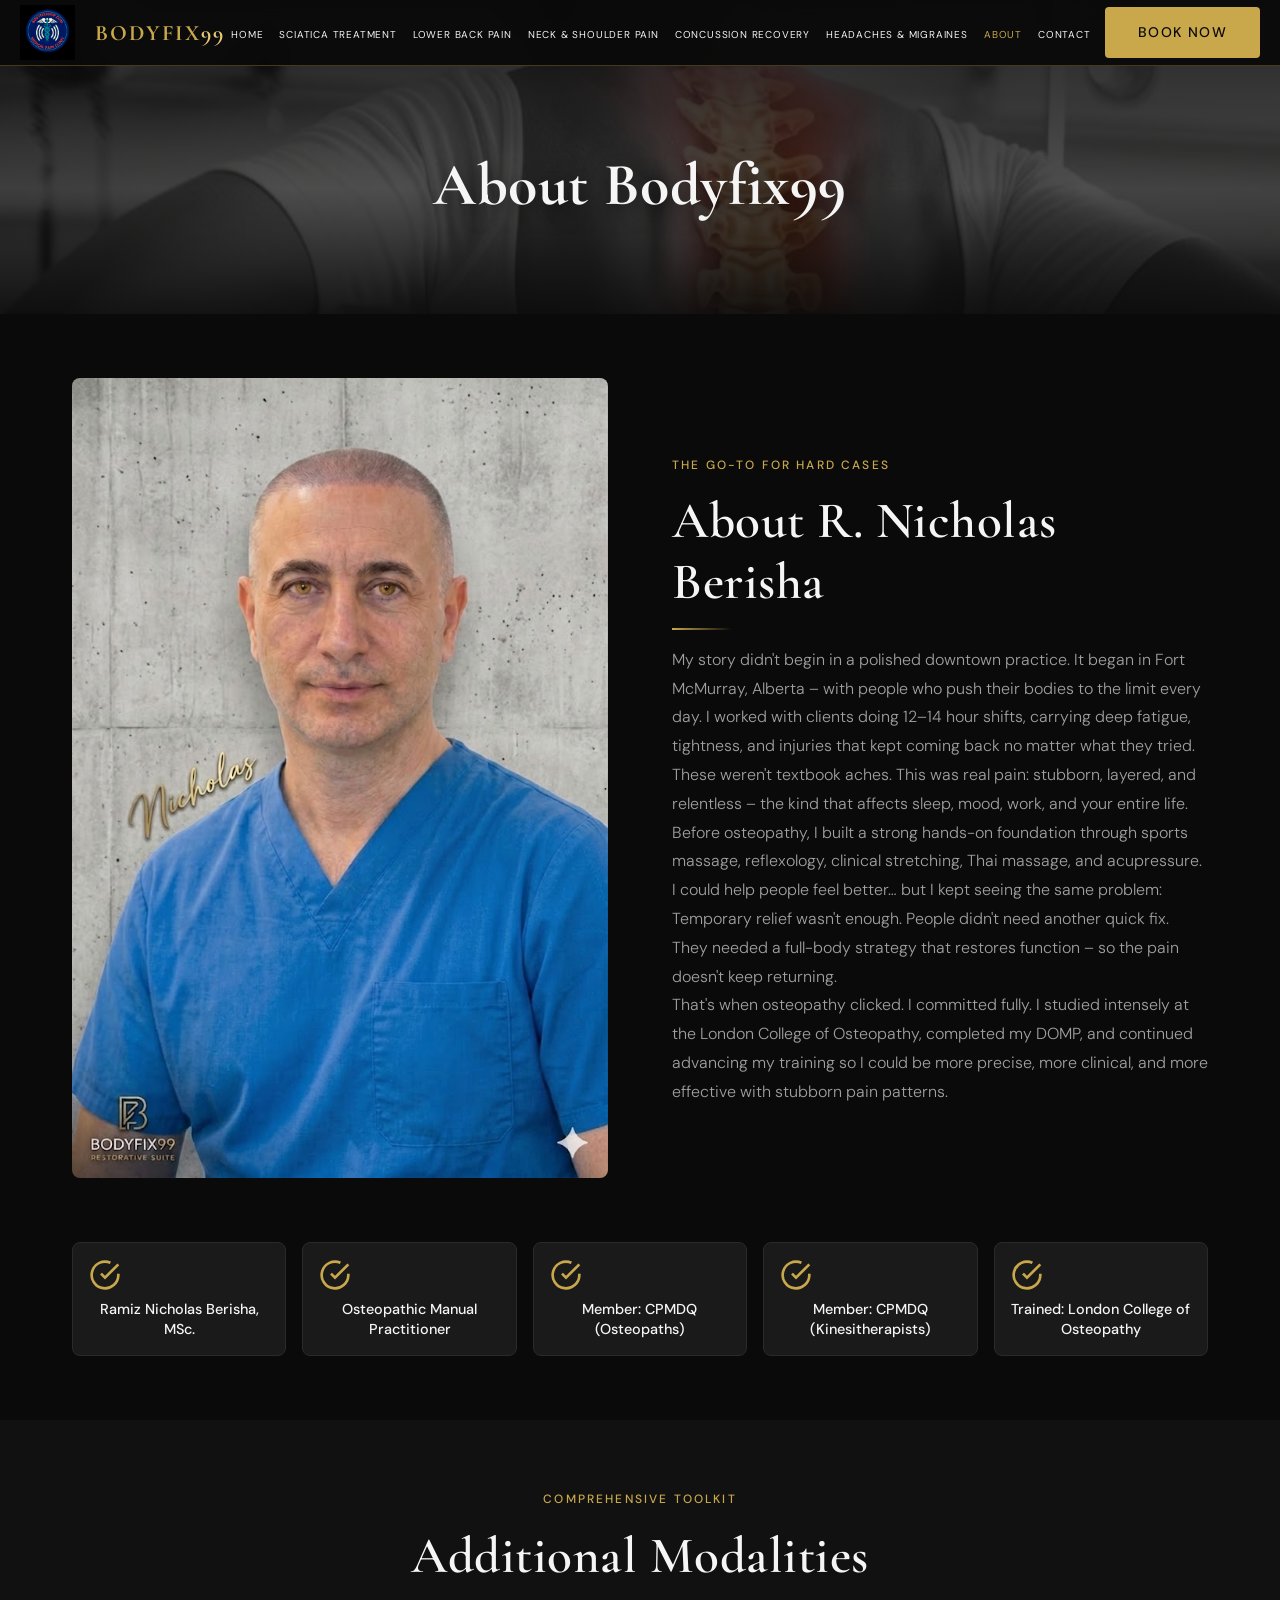
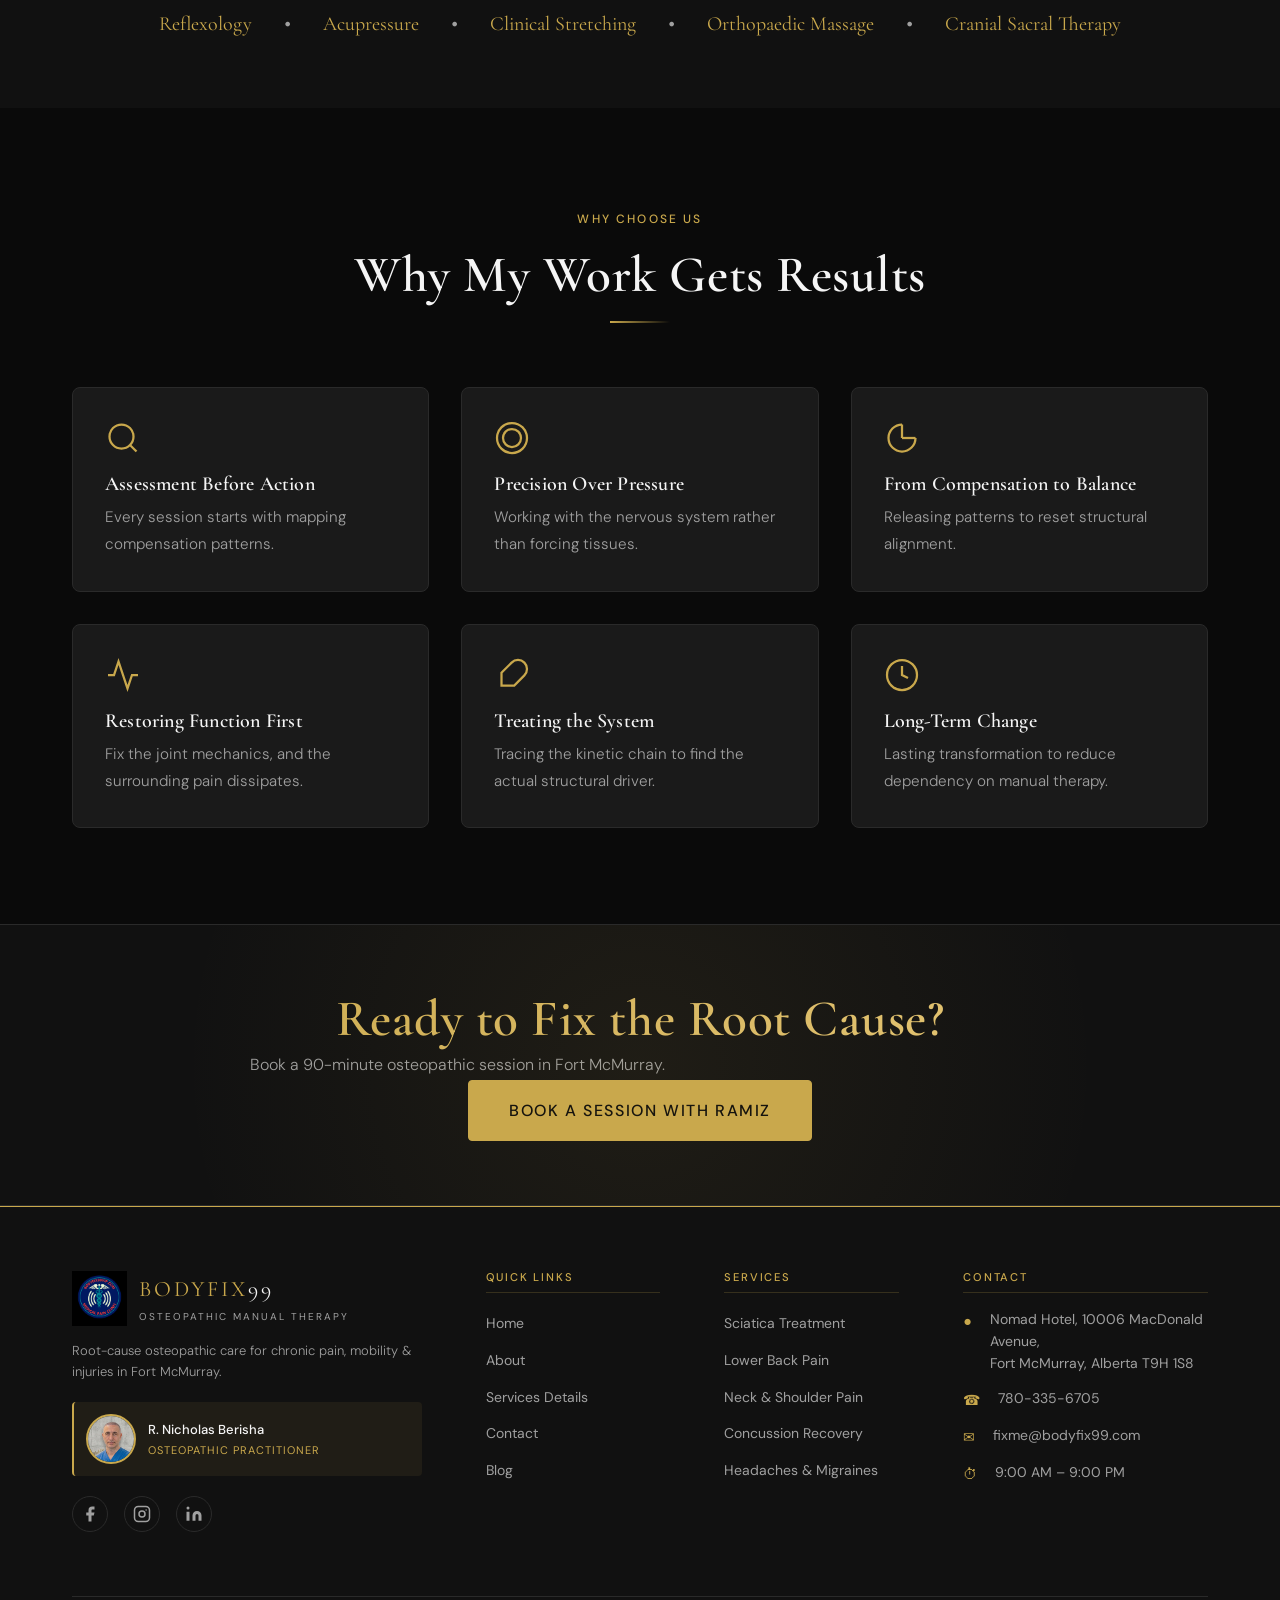
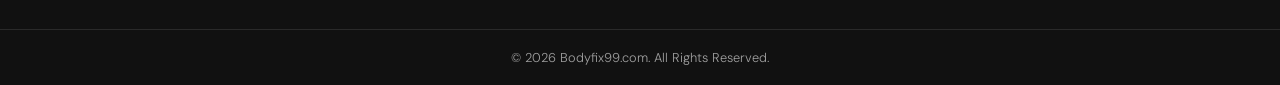
<file: about.html>
<!DOCTYPE html>
<html lang="en">
<head>
  <meta charset="UTF-8">
  <link rel="canonical" href="https://www.bodyfix99.com/about.html" />
  <meta name="viewport" content="width=device-width, initial-scale=1.0">
  <title>About Bodyfix99 | R. Nicholas Berisha</title>
  <meta name="description" content="Learn about R. Nicholas Berisha and the root-cause osteopathic approach at Bodyfix99 in Fort McMurray.">
  <link rel="stylesheet" href="css/style.css">
  <style>
    .page-hero { position:relative; padding-top:calc(var(--navbar-height) + 5rem); padding-bottom:5rem; background-image:url('images/img2.jpg'); background-size:cover; background-position:center; background-attachment:fixed; overflow:hidden; }
    .page-hero::before { content:''; position:absolute; inset:0; background:linear-gradient(to bottom,rgba(10,10,10,.88) 0%,rgba(10,10,10,.72) 60%,rgba(10,10,10,.95) 100%); z-index:1; }
    .page-hero__content { position:relative; z-index:2; text-align:center; }
    .page-hero__title { font-family:var(--font-heading); font-size:clamp(2.5rem,5vw,3.75rem); font-weight:700; color:var(--text-primary); line-height:1.1; margin-bottom:var(--space-md); text-shadow:0 4px 24px rgba(0,0,0,.8); }
    .bio-layout { display:grid; grid-template-columns:1fr 1fr; gap:var(--space-xl); align-items:center; }
    @media (max-width:900px) { .bio-layout { grid-template-columns:1fr; } .bio-layout .about-image { order:-1; } }
    .about-image { border-radius:var(--radius-md); overflow:hidden; position:relative; }
    .about-image::after { content:''; position:absolute; inset:0; border:1px solid var(--gold); border-radius:var(--radius-md); transform:translate(15px,15px); z-index:-1; opacity:.3; }
    .credentials-grid { display:grid; grid-template-columns:repeat(auto-fit, minmax(200px, 1fr)); gap:var(--space-md); margin-top:var(--space-xl); }
    .cred-card { background:var(--card-bg); border:1px solid var(--border); border-radius:var(--radius-md); padding:var(--space-md); text-align:center; transition:border-color var(--transition), transform var(--transition); }
    .cred-card:hover { border-color:var(--gold); transform:translateY(-3px); }
    .cred-card svg { color:var(--gold); width:32px; height:32px; margin-bottom:var(--space-sm); }
    .cred-card p { font-size:.9rem; color:var(--text-primary); margin:0; line-height:1.4; font-weight:500; }
    .modalities-section { background:var(--secondary-bg); padding-block:var(--space-xl); text-align:center; }
    .modalities-list { display:flex; flex-wrap:wrap; justify-content:center; gap:1rem 2rem; list-style:none; margin-top:var(--space-md); font-family:var(--font-heading); font-size:1.25rem; color:var(--gold); }
    .modalities-list li { display:flex; align-items:center; gap:2rem; }
    .modalities-list li:not(:last-child)::after { content:'•'; color:var(--text-secondary); font-size:1.5rem; }
    .approach-card { height:100%; text-align:left; }
    .approach-card h3 { font-size:1.25rem; }
    .footer-cta { background:var(--secondary-bg); border-top:1px solid var(--border); border-bottom:1px solid var(--border); padding-block:var(--space-xl); text-align:center; position:relative; overflow:hidden; }
    .footer-cta::before { content:''; position:absolute; inset:0; background:radial-gradient(circle at center,rgba(201,168,76,.08) 0%,transparent 70%); pointer-events:none; }
  </style>
</head>
<body>
  <div class="mobile-nav__overlay" id="mobileOverlay"></div>
  <nav class="mobile-nav" id="mobileNav" aria-label="Mobile navigation">
    <button class="mobile-nav__close" id="mobileNavClose" aria-label="Close menu">&#10005;</button>
    <a href="index.html">Home</a>
    <a href="sciatica-treatment.html">Sciatica Treatment</a>
    <a href="lower-back-pain.html">Lower Back Pain</a>
    <a href="neck-shoulder-pain.html">Neck &amp; Shoulder Pain</a>
    <a href="concussion-recovery.html">Concussion Recovery</a>
    <a href="headaches-migraines.html">Headaches &amp; Migraines</a>
    <a href="about.html" class="active">About</a>
    <a href="contact.html">Contact</a>
    <a href="http://ramizosteopath.setmore.com/r" target="_blank" rel="noopener" class="mobile-nav__book">Book Now</a>
  </nav>
  <header class="navbar" id="mainNavbar">
    <div class="navbar__inner">
      <a href="index.html" class="navbar__brand">
        <img src="images/logo.png" alt="Bodyfix99 Logo" class="brand-logo" style="height:55px; width:auto; object-fit:contain;">
        <div class="navbar__logo">BODYFIX<span>99</span></div>
      </a>
      <nav class="navbar__links" aria-label="Main navigation">
        <a href="index.html">Home</a>
        <a href="sciatica-treatment.html">Sciatica Treatment</a>
        <a href="lower-back-pain.html">Lower Back Pain</a>
        <a href="neck-shoulder-pain.html">Neck &amp; Shoulder Pain</a>
        <a href="concussion-recovery.html">Concussion Recovery</a>
        <a href="headaches-migraines.html">Headaches &amp; Migraines</a>
        <a href="about.html" class="active">About</a>
        <a href="contact.html">Contact</a>
      </nav>
      <a href="http://ramizosteopath.setmore.com/r" target="_blank" rel="noopener" class="btn btn-book-now navbar__cta">Book Now</a>
      <button class="hamburger" id="hamburgerBtn" aria-label="Toggle menu" aria-expanded="false" aria-controls="mobileNav">
        <span class="hamburger__line"></span>
        <span class="hamburger__line"></span>
        <span class="hamburger__line"></span>
      </button>
    </div>
  </header>

  <main>
    <section class="page-hero">
      <div class="container page-hero__content fade-in">
        <h1 class="page-hero__title">About Bodyfix99</h1>
      </div>
    </section>

    <section class="section">
      <div class="container">
        <div class="bio-layout">
          <div class="about-image fade-in delay-1">
            <img src="images/nicholas-berisha.jpeg" alt="R. Nicholas Berisha in clinic">
          </div>
          <div class="fade-in delay-2">
            <span class="eyebrow">The Go-To for Hard Cases</span>
            <h2 class="heading-underline">About R. Nicholas Berisha</h2>
            <p class="mt-md">My story didn't begin in a polished downtown practice. It began in Fort McMurray, Alberta – with people who push their bodies to the limit every day. I worked with clients doing 12–14 hour shifts, carrying deep fatigue, tightness, and injuries that kept coming back no matter what they tried.</p>
            <p>These weren't textbook aches. This was real pain: stubborn, layered, and relentless – the kind that affects sleep, mood, work, and your entire life. Before osteopathy, I built a strong hands-on foundation through sports massage, reflexology, clinical stretching, Thai massage, and acupressure.</p>
            <p>I could help people feel better… but I kept seeing the same problem: Temporary relief wasn't enough. People didn't need another quick fix. They needed a full-body strategy that restores function – so the pain doesn't keep returning.</p>
            <p>That's when osteopathy clicked. I committed fully. I studied intensely at the London College of Osteopathy, completed my DOMP, and continued advancing my training so I could be more precise, more clinical, and more effective with stubborn pain patterns.</p>
          </div>
        </div>

        <div class="credentials-grid">
          <div class="cred-card fade-in delay-1"><svg xmlns="http://www.w3.org/2000/svg" viewBox="0 0 24 24" fill="none" stroke="currentColor" stroke-width="2"><path d="M22 11.08V12a10 10 0 1 1-5.93-9.14"></path><polyline points="22 4 12 14.01 9 11.01"></polyline></svg><p>Ramiz Nicholas Berisha, MSc.</p></div>
          <div class="cred-card fade-in delay-2"><svg xmlns="http://www.w3.org/2000/svg" viewBox="0 0 24 24" fill="none" stroke="currentColor" stroke-width="2"><path d="M22 11.08V12a10 10 0 1 1-5.93-9.14"></path><polyline points="22 4 12 14.01 9 11.01"></polyline></svg><p>Osteopathic Manual Practitioner</p></div>
          <div class="cred-card fade-in delay-3"><svg xmlns="http://www.w3.org/2000/svg" viewBox="0 0 24 24" fill="none" stroke="currentColor" stroke-width="2"><path d="M22 11.08V12a10 10 0 1 1-5.93-9.14"></path><polyline points="22 4 12 14.01 9 11.01"></polyline></svg><p>Member: CPMDQ (Osteopaths)</p></div>
          <div class="cred-card fade-in delay-4"><svg xmlns="http://www.w3.org/2000/svg" viewBox="0 0 24 24" fill="none" stroke="currentColor" stroke-width="2"><path d="M22 11.08V12a10 10 0 1 1-5.93-9.14"></path><polyline points="22 4 12 14.01 9 11.01"></polyline></svg><p>Member: CPMDQ (Kinesitherapists)</p></div>
          <div class="cred-card fade-in delay-5"><svg xmlns="http://www.w3.org/2000/svg" viewBox="0 0 24 24" fill="none" stroke="currentColor" stroke-width="2"><path d="M22 11.08V12a10 10 0 1 1-5.93-9.14"></path><polyline points="22 4 12 14.01 9 11.01"></polyline></svg><p>Trained: London College of Osteopathy</p></div>
        </div>
      </div>
    </section>

    <section class="modalities-section">
      <div class="container fade-in">
        <span class="eyebrow">Comprehensive Toolkit</span>
        <h2>Additional Modalities</h2>
        <ul class="modalities-list">
          <li>Reflexology</li><li>Acupressure</li><li>Clinical Stretching</li><li>Orthopaedic Massage</li><li>Cranial Sacral Therapy</li>
        </ul>
      </div>
    </section>

    <section class="section section-lg">
      <div class="container">
        <div class="section-header centered fade-in">
          <span class="eyebrow">Why Choose Us</span>
          <h2 class="heading-underline centered">Why My Work Gets Results</h2>
        </div>
        <div class="grid grid-3">
          <div class="card approach-card fade-in delay-1"><div class="card__icon"><svg xmlns="http://www.w3.org/2000/svg" width="36" height="36" viewBox="0 0 24 24" fill="none" stroke="currentColor" stroke-width="1.5"><circle cx="11" cy="11" r="8"></circle><line x1="21" y1="21" x2="16.65" y2="16.65"></line></svg></div><h3 class="card__title">Assessment Before Action</h3><p class="card__body">Every session starts with mapping compensation patterns.</p></div>
          <div class="card approach-card fade-in delay-2"><div class="card__icon"><svg xmlns="http://www.w3.org/2000/svg" width="36" height="36" viewBox="0 0 24 24" fill="none" stroke="currentColor" stroke-width="1.5"><circle cx="12" cy="12" r="10"></circle><circle cx="12" cy="12" r="6"></circle></svg></div><h3 class="card__title">Precision Over Pressure</h3><p class="card__body">Working with the nervous system rather than forcing tissues.</p></div>
          <div class="card approach-card fade-in delay-3"><div class="card__icon"><svg xmlns="http://www.w3.org/2000/svg" width="36" height="36" viewBox="0 0 24 24" fill="none" stroke="currentColor" stroke-width="1.5"><path d="M12 3a9 9 0 1 0 9 9"></path><path d="M12 3v9"></path><path d="M21 12h-9"></path></svg></div><h3 class="card__title">From Compensation to Balance</h3><p class="card__body">Releasing patterns to reset structural alignment.</p></div>
          <div class="card approach-card fade-in delay-1"><div class="card__icon"><svg xmlns="http://www.w3.org/2000/svg" width="36" height="36" viewBox="0 0 24 24" fill="none" stroke="currentColor" stroke-width="1.5"><polyline points="22 12 18 12 15 21 9 3 6 12 2 12"></polyline></svg></div><h3 class="card__title">Restoring Function First</h3><p class="card__body">Fix the joint mechanics, and the surrounding pain dissipates.</p></div>
          <div class="card approach-card fade-in delay-2"><div class="card__icon"><svg xmlns="http://www.w3.org/2000/svg" width="36" height="36" viewBox="0 0 24 24" fill="none" stroke="currentColor" stroke-width="1.5"><path d="M20.24 12.24a6 6 0 0 0-8.49-8.49L5 10.5V19h8.5z"></path></svg></div><h3 class="card__title">Treating the System</h3><p class="card__body">Tracing the kinetic chain to find the actual structural driver.</p></div>
          <div class="card approach-card fade-in delay-3"><div class="card__icon"><svg xmlns="http://www.w3.org/2000/svg" width="36" height="36" viewBox="0 0 24 24" fill="none" stroke="currentColor" stroke-width="1.5"><circle cx="12" cy="12" r="10"></circle><polyline points="12 6 12 12 16 14"></polyline></svg></div><h3 class="card__title">Long-Term Change</h3><p class="card__body">Lasting transformation to reduce dependency on manual therapy.</p></div>
        </div>
      </div>
    </section>

    <div class="footer-cta fade-in">
      <div class="container">
        <h2 class="gradient-text">Ready to Fix the Root Cause?</h2>
        <p>Book a 90-minute osteopathic session in Fort McMurray.</p>
        <a href="http://ramizosteopath.setmore.com/r" target="_blank" class="btn btn-primary btn-lg">Book a session with Ramiz</a>
      </div>
    </div>
  </main>

  <footer class="footer">
    <div class="container">
      <div class="footer__grid">

        <!-- Col 1: Brand -->
        <div class="footer__col">
          <div class="footer__brand">
            <div style="display:flex; align-items:center; gap:12px; margin-bottom:15px;">
              <img src="images/logo.png" alt="Bodyfix99 Logo" style="height:55px; width:auto; object-fit:contain;">
              <div>
                <div style="font-family:'Cormorant Garamond',serif; color:#c9a84c; font-size:22px; letter-spacing:3px;">BODYFIX<span style="color:#f5f5f5;">99</span></div>
                <div style="font-size:10px; color:#a0a0a0; letter-spacing:2px; text-transform:uppercase;">Osteopathic Manual Therapy</div>
              </div>
            </div>
            <p style="color:#a0a0a0; font-size:13px; line-height:1.6; margin-bottom:20px;">Root-cause osteopathic care for chronic pain, mobility &amp; injuries in Fort McMurray.</p>
            <div style="display:flex; align-items:center; gap:12px; margin-bottom:20px; padding:12px; background:rgba(201,168,76,0.08); border-left:2px solid #c9a84c; border-radius:4px;">
              <img src="images/nicholas-berisha.jpeg" alt="R. Nicholas Berisha" style="width:50px; height:50px; border-radius:50%; object-fit:cover; object-position:top; border:2px solid #c9a84c; flex-shrink:0;">
              <div>
                <div style="color:#f5f5f5; font-size:13px; font-weight:500;">R. Nicholas Berisha</div>
                <div style="color:#c9a84c; font-size:11px; letter-spacing:1px; text-transform:uppercase;">Osteopathic Practitioner</div>
              </div>
            </div>
            <div class="footer__socials">
              <a href="#" aria-label="Facebook" class="footer__social-icon">
                <svg xmlns="http://www.w3.org/2000/svg" width="18" height="18" viewBox="0 0 24 24" fill="currentColor"><path d="M18 2h-3a5 5 0 0 0-5 5v3H7v4h3v8h4v-8h3l1-4h-4V7a1 1 0 0 1 1-1h3z"/></svg>
              </a>
              <a href="#" aria-label="Instagram" class="footer__social-icon">
                <svg xmlns="http://www.w3.org/2000/svg" width="18" height="18" viewBox="0 0 24 24" fill="none" stroke="currentColor" stroke-width="2"><rect x="2" y="2" width="20" height="20" rx="5" ry="5"/><circle cx="12" cy="12" r="4"/><circle cx="17.5" cy="6.5" r="1" fill="currentColor" stroke="none"/></svg>
              </a>
              <a href="#" aria-label="LinkedIn" class="footer__social-icon">
                <svg xmlns="http://www.w3.org/2000/svg" width="18" height="18" viewBox="0 0 24 24" fill="currentColor"><path d="M16 8a6 6 0 0 1 6 6v7h-4v-7a2 2 0 0 0-2-2 2 2 0 0 0-2 2v7h-4v-7a6 6 0 0 1 6-6z"/><rect x="2" y="9" width="4" height="12"/><circle cx="4" cy="4" r="2"/></svg>
              </a>
            </div>
          </div>
        </div>

        <!-- Col 2: Quick Links -->
        <div class="footer__col">
          <h4 class="footer__heading">Quick Links</h4>
          <ul class="footer__links">
            <li><a href="index.html">Home</a></li>
            <li><a href="about.html">About</a></li>
            <li><a href="services.html">Services Details</a></li>
            <li><a href="contact.html">Contact</a></li>
            <li><a href="blog.html">Blog</a></li>
          </ul>
        </div>

        <!-- Col 3: Services -->
        <div class="footer__col">
          <h4 class="footer__heading">Services</h4>
          <ul class="footer__links">
            <li><a href="sciatica-treatment.html">Sciatica Treatment</a></li>
            <li><a href="lower-back-pain.html">Lower Back Pain</a></li>
            <li><a href="neck-shoulder-pain.html">Neck &amp; Shoulder Pain</a></li>
            <li><a href="concussion-recovery.html">Concussion Recovery</a></li>
            <li><a href="headaches-migraines.html">Headaches &amp; Migraines</a></li>
          </ul>
        </div>

        <!-- Col 4: Contact Info -->
        <div class="footer__col">
          <h4 class="footer__heading">Contact</h4>
          <ul class="footer__contact">
            <li>
              <span class="footer__contact-icon"><span style="color:#c9a84c; margin-right:8px;">&#9679;</span></span>
              <span>Nomad Hotel, 10006 MacDonald Avenue,<br>Fort McMurray, Alberta T9H 1S8</span>
            </li>
            <li>
              <span class="footer__contact-icon"><span style="color:#c9a84c; margin-right:8px;">&#9742;</span></span>
              <a href="tel:+17803356705">780-335-6705</a>
            </li>
            <li>
              <span class="footer__contact-icon"><span style="color:#c9a84c; margin-right:8px;">&#9993;</span></span>
              <a href="mailto:fixme@bodyfix99.com">fixme@bodyfix99.com</a>
            </li>
            <li>
              <span class="footer__contact-icon"><span style="color:#c9a84c; margin-right:8px;">&#9201;</span></span>
              <span>9:00 AM – 9:00 PM</span>
            </li>
          </ul>
        </div>

      </div>
    </div>
    <div class="footer__bottom">
      <div class="container">
        <p>&copy; 2026 Bodyfix99.com. All Rights Reserved.</p>
      </div>
    </div>
  </footer>

  <script src="js/main.js"></script>
</body>
</html>
</file>
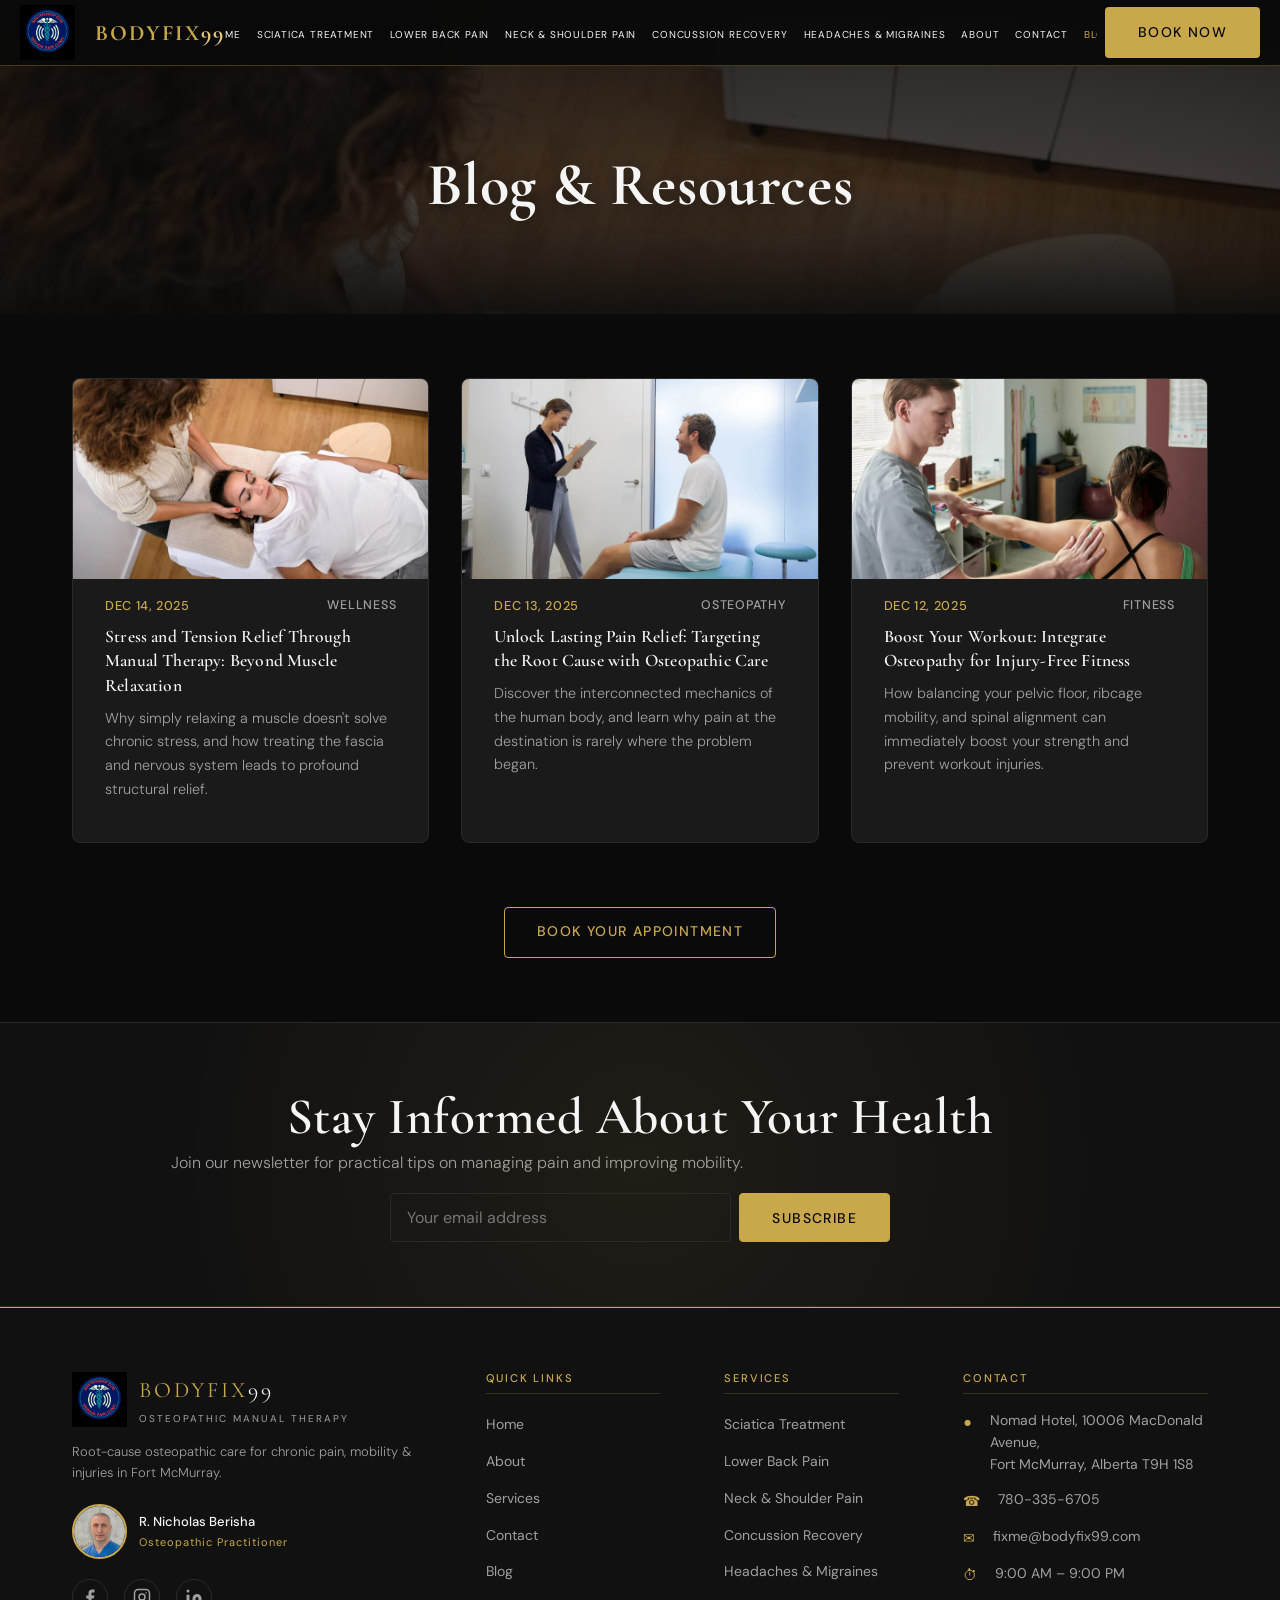
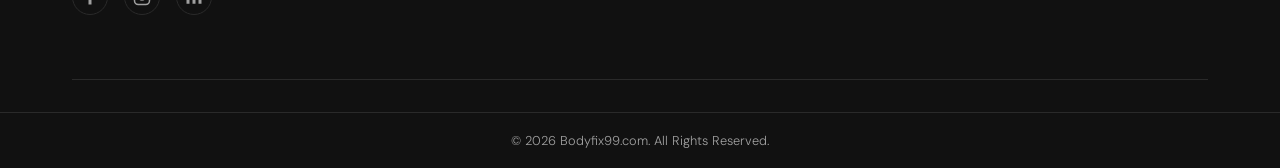
<file: blog.html>
<!DOCTYPE html>
<html lang="en">

<head>
  <meta charset="UTF-8">
  <meta name="viewport" content="width=device-width, initial-scale=1.0">

  <!-- FIX #7: Escaped & as &amp; in <title> -->
  <title>Blog &amp; Resources | Bodyfix99</title>
  <meta name="description"
    content="Read our latest insights on manual therapy, pain relief, and holistic health from R. Nicholas Berisha, osteopathic practitioner in Fort McMurray.">

  <!-- FIX #10: Added canonical, Open Graph, and robots meta tags -->
  <meta name="robots" content="index, follow">
  <link rel="canonical" href="https://bodyfix99.com/blog.html">
  <meta property="og:title" content="Blog &amp; Resources | Bodyfix99">
  <meta property="og:description"
    content="Read our latest insights on manual therapy, pain relief, and holistic health from Fort McMurray's osteopathic practitioner.">
  <meta property="og:url" content="https://bodyfix99.com/blog.html">
  <meta property="og:type" content="website">
  <meta property="og:image" content="https://bodyfix99.com/wp-content/uploads/2025/12/featured-image-1765738821.jpeg">

  <link rel="stylesheet" href="css/style.css">

  <style>
    /* -- Page Hero ----------------------------------------------- */
    .page-hero {
      position: relative;
      padding-top: calc(var(--navbar-height) + 5rem);
      padding-bottom: 5rem;
      background-image: url('images/img10.jpg');
      background-size: cover;
      background-position: center;
      background-attachment: fixed;
      overflow: hidden;
    }

    .page-hero::before {
      content: '';
      position: absolute;
      inset: 0;
      background: linear-gradient(to bottom, rgba(10, 10, 10, .88) 0%, rgba(10, 10, 10, .72) 60%, rgba(10, 10, 10, .95) 100%);
      z-index: 1;
    }

    .page-hero__content {
      position: relative;
      z-index: 2;
      text-align: center;
    }

    .page-hero__title {
      font-family: var(--font-heading);
      font-size: clamp(2.5rem, 5vw, 3.75rem);
      font-weight: 700;
      color: var(--text-primary);
      line-height: 1.1;
      margin-bottom: var(--space-md);
      text-shadow: 0 4px 24px rgba(0, 0, 0, .8);
    }

    /* -- Blog Grid ----------------------------------------------- */
    /* FIX #5: Added explicit blog grid & card styles in case style.css changes */
    .blog-grid {
      display: grid;
      grid-template-columns: repeat(3, 1fr);
      gap: var(--space-lg);
    }

    @media (max-width: 900px) {
      .blog-grid {
        grid-template-columns: repeat(2, 1fr);
      }
    }

    @media (max-width: 600px) {
      .blog-grid {
        grid-template-columns: 1fr;
      }
    }

    .blog-card {
      background: var(--card-bg);
      border: 1px solid var(--border);
      border-radius: var(--radius-md);
      overflow: hidden;
      transition: transform 0.3s ease, box-shadow 0.3s ease;
      display: flex;
      flex-direction: column;
      height: 100%;
    }

    .blog-card:hover {
      transform: translateY(-4px);
      box-shadow: var(--shadow-gold, 0 8px 30px rgba(201, 168, 76, 0.15));
    }

    .blog-card__image {
      width: 100%;
      height: 200px;
      overflow: hidden;
    }

    .blog-card__image img {
      width: 100%;
      height: 100%;
      object-fit: cover;
      transition: transform 0.5s ease;
      display: block;
    }

    .blog-card:hover .blog-card__image img {
      transform: scale(1.05);
    }

    .blog-card__content {
      padding: var(--space-md) var(--space-lg);
      flex: 1;
      display: flex;
      flex-direction: column;
    }

    .blog-card__meta {
      display: flex;
      gap: var(--space-sm);
      align-items: center;
      margin-bottom: var(--space-sm);
    }

    .blog-card__meta span {
      font-size: 0.78rem;
      color: var(--text-secondary);
      text-transform: uppercase;
      letter-spacing: 0.06em;
    }

    .blog-card__meta span:first-child {
      color: var(--gold);
    }

    .blog-card__meta span+span::before {
      content: '·';
      margin-right: var(--space-sm);
      color: var(--text-secondary);
    }

    .blog-card__title {
      font-size: 1.1rem;
      font-weight: 600;
      color: var(--text-primary);
      line-height: 1.4;
      margin-bottom: var(--space-sm);
    }

    .blog-card__excerpt {
      font-size: 0.9rem;
      color: var(--text-secondary);
      line-height: 1.65;
      margin-top: auto;
    }

    /* FIX #6: Blog card link wraps content inside article, not outside */
    .blog-card a.blog-card__link-overlay {
      display: block;
      text-decoration: none;
      color: inherit;
      height: 100%;
    }

    /* -- Newsletter Strip --------------------------------------- */
    .newsletter-strip {
      background: var(--secondary-bg);
      border-top: 1px solid var(--border);
      border-bottom: 1px solid var(--border);
      padding-block: var(--space-xl);
      text-align: center;
      position: relative;
      overflow: hidden;
    }

    .newsletter-strip::before {
      content: '';
      position: absolute;
      inset: 0;
      background: radial-gradient(circle at center, rgba(201, 168, 76, .08) 0%, transparent 70%);
      pointer-events: none;
    }

    .newsletter-form {
      display: flex;
      max-width: 500px;
      margin: 0 auto;
      gap: .5rem;
      margin-top: var(--space-md);
      position: relative;
      z-index: 2;
    }

    @media (max-width: 600px) {
      .newsletter-form {
        flex-direction: column;
      }
    }

    .newsletter-form input {
      flex-grow: 1;
      background: var(--bg-color);
      border: 1px solid var(--border);
      border-radius: var(--radius-sm);
      padding: .8rem 1rem;
      color: var(--text-primary);
      font-size: 1rem;
      outline: none;
      transition: border-color var(--transition);
    }

    .newsletter-form input:focus {
      border-color: var(--gold);
    }

    /* FIX #13: Success message state for newsletter */
    .newsletter-success {
      display: none;
      color: var(--gold);
      font-size: 1rem;
      margin-top: var(--space-md);
      position: relative;
      z-index: 2;
    }

    .newsletter-success.visible {
      display: block;
    }
  </style>
</head>

<body>
  <div class="mobile-nav__overlay" id="mobileOverlay"></div>

  <!-- FIX #1: Updated booking URL to https:// -->
  <nav class="mobile-nav" id="mobileNav" aria-label="Mobile navigation">
    <button class="mobile-nav__close" id="mobileNavClose" aria-label="Close menu">&#10005;</button>
    <a href="index.html">Home</a>
    <a href="sciatica-treatment.html">Sciatica Treatment</a>
    <a href="lower-back-pain.html">Lower Back Pain</a>
    <a href="neck-shoulder-pain.html">Neck &amp; Shoulder Pain</a>
    <a href="concussion-recovery.html">Concussion Recovery</a>
    <a href="headaches-migraines.html">Headaches &amp; Migraines</a>
    <a href="about.html">About</a>
    <a href="contact.html">Contact</a>
    <!-- FIX #9: Added Blog link to mobile nav -->
    <a href="blog.html" class="active">Blog</a>
    <a href="https://ramizosteopath.setmore.com/r" target="_blank" rel="noopener" class="mobile-nav__book">Book Now</a>
  </nav>

  <header class="navbar" id="mainNavbar">
    <div class="navbar__inner">
      <a href="index.html" class="navbar__brand">
        <img
          src="images/logo.png"
          alt="Bodyfix99 Logo" class="brand-logo" style="height: 55px; width: auto; object-fit: contain;">
        <div class="navbar__logo">BODYFIX<span>99</span></div>
      </a>

      <nav class="navbar__links" aria-label="Main navigation">
        <a href="index.html">Home</a>
        <a href="sciatica-treatment.html">Sciatica Treatment</a>
        <a href="lower-back-pain.html">Lower Back Pain</a>
        <a href="neck-shoulder-pain.html">Neck &amp; Shoulder Pain</a>
        <a href="concussion-recovery.html">Concussion Recovery</a>
        <a href="headaches-migraines.html">Headaches &amp; Migraines</a>
        <a href="about.html">About</a>
        <a href="contact.html">Contact</a>
        <!-- FIX #9: Added Blog as active nav item -->
        <a href="blog.html" class="active">Blog</a>
      </nav>

      <!-- FIX #1: https:// -->
      <a href="https://ramizosteopath.setmore.com/r" target="_blank" rel="noopener"
        class="btn btn-book-now navbar__cta">Book Now</a>

      <button class="hamburger" id="hamburgerBtn" aria-label="Toggle menu" aria-expanded="false"
        aria-controls="mobileNav">
        <span class="hamburger__line"></span>
        <span class="hamburger__line"></span>
        <span class="hamburger__line"></span>
      </button>
    </div>
  </header>

  <main>
    <!-- Hero -->
    <section class="page-hero">
      <div class="container page-hero__content fade-in">
        <!-- FIX #11: Escaped & as &amp; in H1 -->
        <h1 class="page-hero__title">Blog &amp; Resources</h1>
      </div>
    </section>

    <!-- Blog Grid -->
    <section class="section">
      <div class="container">

        <!-- FIX #6: <article> wraps <a>, not the other way around -->
        <div class="blog-grid">

          <article class="blog-card fade-in delay-1">
            <a href="https://bodyfix99.com/stress-and-tension-relief-through-manual-therapy-beyond-muscle-relaxation/"
              target="_blank" rel="noopener" class="blog-card__link-overlay"
              aria-label="Read: Stress and Tension Relief Through Manual Therapy">
              <div class="blog-card__image">
                <img src="images/img10.jpg"
                  alt="Manual therapy session for stress and tension relief" loading="lazy">
              </div>
              <div class="blog-card__content">
                <div class="blog-card__meta">
                  <!-- FIX #8: Machine-readable datetime added -->
                  <time datetime="2025-12-14">Dec 14, 2025</time>
                  <span>Wellness</span>
                </div>
                <h3 class="blog-card__title">Stress and Tension Relief Through Manual Therapy: Beyond Muscle Relaxation
                </h3>
                <p class="blog-card__excerpt">Why simply relaxing a muscle doesn't solve chronic stress, and how
                  treating the fascia and nervous system leads to profound structural relief.</p>
              </div>
            </a>
          </article>

          <article class="blog-card fade-in delay-2">
            <a href="https://bodyfix99.com/unlock-lasting-pain-relief-targeting-the-root-cause-with-osteopathic-care/"
              target="_blank" rel="noopener" class="blog-card__link-overlay"
              aria-label="Read: Unlock Lasting Pain Relief with Osteopathic Care">
              <div class="blog-card__image">
                <img src="images/img9.jpg"
                  alt="Spine anatomy — targeting root cause with osteopathic care" loading="lazy">
              </div>
              <div class="blog-card__content">
                <div class="blog-card__meta">
                  <time datetime="2025-12-13">Dec 13, 2025</time>
                  <span>Osteopathy</span>
                </div>
                <h3 class="blog-card__title">Unlock Lasting Pain Relief: Targeting the Root Cause with Osteopathic Care
                </h3>
                <p class="blog-card__excerpt">Discover the interconnected mechanics of the human body, and learn why
                  pain at the destination is rarely where the problem began.</p>
              </div>
            </a>
          </article>

          <article class="blog-card fade-in delay-3">
            <a href="https://bodyfix99.com/boost-your-workout-integrate-osteopathy-for-injury-free-fitness/"
              target="_blank" rel="noopener" class="blog-card__link-overlay"
              aria-label="Read: Boost Your Workout with Osteopathy">
              <div class="blog-card__image">
                <img src="images/img8.jpg"
                  alt="Runner at the gym — integrating osteopathy for injury-free fitness" loading="lazy">
              </div>
              <div class="blog-card__content">
                <div class="blog-card__meta">
                  <time datetime="2025-12-12">Dec 12, 2025</time>
                  <span>Fitness</span>
                </div>
                <h3 class="blog-card__title">Boost Your Workout: Integrate Osteopathy for Injury-Free Fitness</h3>
                <p class="blog-card__excerpt">How balancing your pelvic floor, ribcage mobility, and spinal alignment
                  can immediately boost your strength and prevent workout injuries.</p>
              </div>
            </a>
          </article>

        </div>

        <!-- FIX #12: Added link to full blog for more posts -->
        <div style="text-align: center; margin-top: var(--space-xl);">
          <a href="https://ramizosteopath.setmore.com/r" target="_blank" rel="noopener" class="btn btn-secondary">
            BOOK YOUR APPOINTMENT
          </a>
        </div>

      </div>
    </section>

    <!-- Newsletter Strip -->
    <div class="newsletter-strip fade-in">
      <div class="container">
        <h2>Stay Informed About Your Health</h2>
        <p style="color: var(--text-secondary);">Join our newsletter for practical tips on managing pain and improving
          mobility.</p>

        <!--
          FIX #4: Replaced fake alert() handler with a proper inline success message.
          To connect a real email service (e.g. Mailchimp, ConvertKit, Formspree):
            1. Replace action="#" with your service's form action URL
            2. Add method="POST" and any hidden fields your service requires
            3. Remove the onsubmit JS or update it to match your service's flow
        -->
        <form class="newsletter-form" id="newsletterForm" action="#" method="POST" onsubmit="
            event.preventDefault();
            document.getElementById('newsletterForm').style.display = 'none';
            document.getElementById('newsletterSuccess').classList.add('visible');
          ">
          <input type="email" name="email" placeholder="Your email address" required aria-label="Email address"
            autocomplete="email">
          <button type="submit" class="btn btn-primary">Subscribe</button>
        </form>

        <!-- FIX #13: Real success state — no alert() popup -->
        <p class="newsletter-success" id="newsletterSuccess" role="status" aria-live="polite">
          &#10003;&nbsp; You're subscribed! We'll be in touch with our latest insights.
        </p>
      </div>
    </div>
  </main>

  <footer class="footer">
    <div class="container">
      <div class="footer__grid">

        <!-- Col 1: Brand -->
        <div class="footer__col">
          <div class="footer__brand">
            <div style="display:flex; align-items:center; gap:12px; margin-bottom:15px;">
              <img src="images/logo.png" alt="Bodyfix99 Logo" style="height:55px; width:auto; object-fit:contain;">
              <div>
                <div style="font-family:'Cormorant Garamond',serif; color:#c9a84c; font-size:22px; letter-spacing:3px;">
                  BODYFIX<span style="color:#f5f5f5;">99</span></div>
                <div style="font-size:10px; color:#a0a0a0; letter-spacing:2px; text-transform:uppercase;">Osteopathic
                  Manual Therapy</div>
              </div>
            </div>
            <p style="color:#a0a0a0; font-size:13px; line-height:1.6; margin-bottom:20px;">Root-cause osteopathic care
              for chronic pain, mobility &amp; injuries in Fort McMurray.</p>
            <div style="display:flex; align-items:center; gap:12px; margin-bottom:20px;">
              <img src="images/nicholas-berisha.jpeg" alt="R. Nicholas Berisha, Osteopathic Practitioner"
                style="width:55px; height:55px; border-radius:50%; object-fit:cover; object-position:top; border:2px solid #c9a84c; flex-shrink:0;">
              <div>
                <div style="color:#f5f5f5; font-size:13px; font-weight:500;">R. Nicholas Berisha</div>
                <div style="color:#c9a84c; font-size:11px; letter-spacing:1px;">Osteopathic Practitioner</div>
              </div>
            </div>
            <!-- FIX #2: Social links updated — replace with real profile URLs when confirmed -->
            <div class="footer__socials">
              <a href="https://facebook.com/bodyfix99" target="_blank" rel="noopener" aria-label="Bodyfix99 on Facebook"
                class="footer__social-icon">
                <svg xmlns="http://www.w3.org/2000/svg" width="18" height="18" viewBox="0 0 24 24" fill="currentColor"
                  aria-hidden="true">
                  <path d="M18 2h-3a5 5 0 0 0-5 5v3H7v4h3v8h4v-8h3l1-4h-4V7a1 1 0 0 1 1-1h3z" />
                </svg>
              </a>
              <a href="https://instagram.com/bodyfix99" target="_blank" rel="noopener"
                aria-label="Bodyfix99 on Instagram" class="footer__social-icon">
                <svg xmlns="http://www.w3.org/2000/svg" width="18" height="18" viewBox="0 0 24 24" fill="none"
                  stroke="currentColor" stroke-width="2" stroke-linecap="round" stroke-linejoin="round"
                  aria-hidden="true">
                  <rect x="2" y="2" width="20" height="20" rx="5" ry="5" />
                  <circle cx="12" cy="12" r="4" />
                  <circle cx="17.5" cy="6.5" r="1" fill="currentColor" stroke="none" />
                </svg>
              </a>
              <a href="https://linkedin.com/company/bodyfix99" target="_blank" rel="noopener"
                aria-label="Bodyfix99 on LinkedIn" class="footer__social-icon">
                <svg xmlns="http://www.w3.org/2000/svg" width="18" height="18" viewBox="0 0 24 24" fill="currentColor"
                  aria-hidden="true">
                  <path d="M16 8a6 6 0 0 1 6 6v7h-4v-7a2 2 0 0 0-2-2 2 2 0 0 0-2 2v7h-4v-7a6 6 0 0 1 6-6z" />
                  <rect x="2" y="9" width="4" height="12" />
                  <circle cx="4" cy="4" r="2" />
                </svg>
              </a>
            </div>
          </div>
        </div>

        <!-- Col 2: Quick Links -->
        <div class="footer__col">
          <h4 class="footer__heading">Quick Links</h4>
          <ul class="footer__links">
            <li><a href="index.html">Home</a></li>
            <li><a href="about.html">About</a></li>
            <!-- FIX #3: services.html replaced with #services anchor; blog.html is this page -->
            <li><a href="index.html#services">Services</a></li>
            <li><a href="contact.html">Contact</a></li>
            <li><a href="blog.html" aria-current="page">Blog</a></li>
          </ul>
        </div>

        <!-- Col 3: Services -->
        <div class="footer__col">
          <h4 class="footer__heading">Services</h4>
          <ul class="footer__links">
            <li><a href="sciatica-treatment.html">Sciatica Treatment</a></li>
            <li><a href="lower-back-pain.html">Lower Back Pain</a></li>
            <li><a href="neck-shoulder-pain.html">Neck &amp; Shoulder Pain</a></li>
            <li><a href="concussion-recovery.html">Concussion Recovery</a></li>
            <li><a href="headaches-migraines.html">Headaches &amp; Migraines</a></li>
          </ul>
        </div>

        <!-- Col 4: Contact Info -->
        <div class="footer__col">
          <h4 class="footer__heading">Contact</h4>
          <ul class="footer__contact">
            <li>
              <span class="footer__contact-icon" aria-hidden="true">
                <span style="color:#c9a84c; margin-right:8px;">&#9679;</span>
              </span>
              <address style="font-style:normal; display:inline;">Nomad Hotel, 10006 MacDonald Avenue,<br>Fort McMurray,
                Alberta T9H 1S8</address>
            </li>
            <li>
              <span class="footer__contact-icon" aria-hidden="true">
                <span style="color:#c9a84c; margin-right:8px;">&#9742;</span>
              </span>
              <a href="tel:+17803356705">780-335-6705</a>
            </li>
            <li>
              <span class="footer__contact-icon" aria-hidden="true">
                <span style="color:#c9a84c; margin-right:8px;">&#9993;</span>
              </span>
              <a href="mailto:fixme@bodyfix99.com">fixme@bodyfix99.com</a>
            </li>
            <li>
              <span class="footer__contact-icon" aria-hidden="true">
                <span style="color:#c9a84c; margin-right:8px;">&#9201;</span>
              </span>
              <!-- FIX: Consistent dash style (en dash) -->
              <span>9:00 AM &#8211; 9:00 PM</span>
            </li>
          </ul>
        </div>

      </div><!-- /.footer__grid -->
    </div><!-- /.container -->

    <div class="footer__bottom">
      <div class="container">
        <p>&copy; 2026 Bodyfix99.com. All Rights Reserved.</p>
      </div>
    </div>
  </footer>

  <script src="js/main.js"></script>
</body>

</html>
</file>
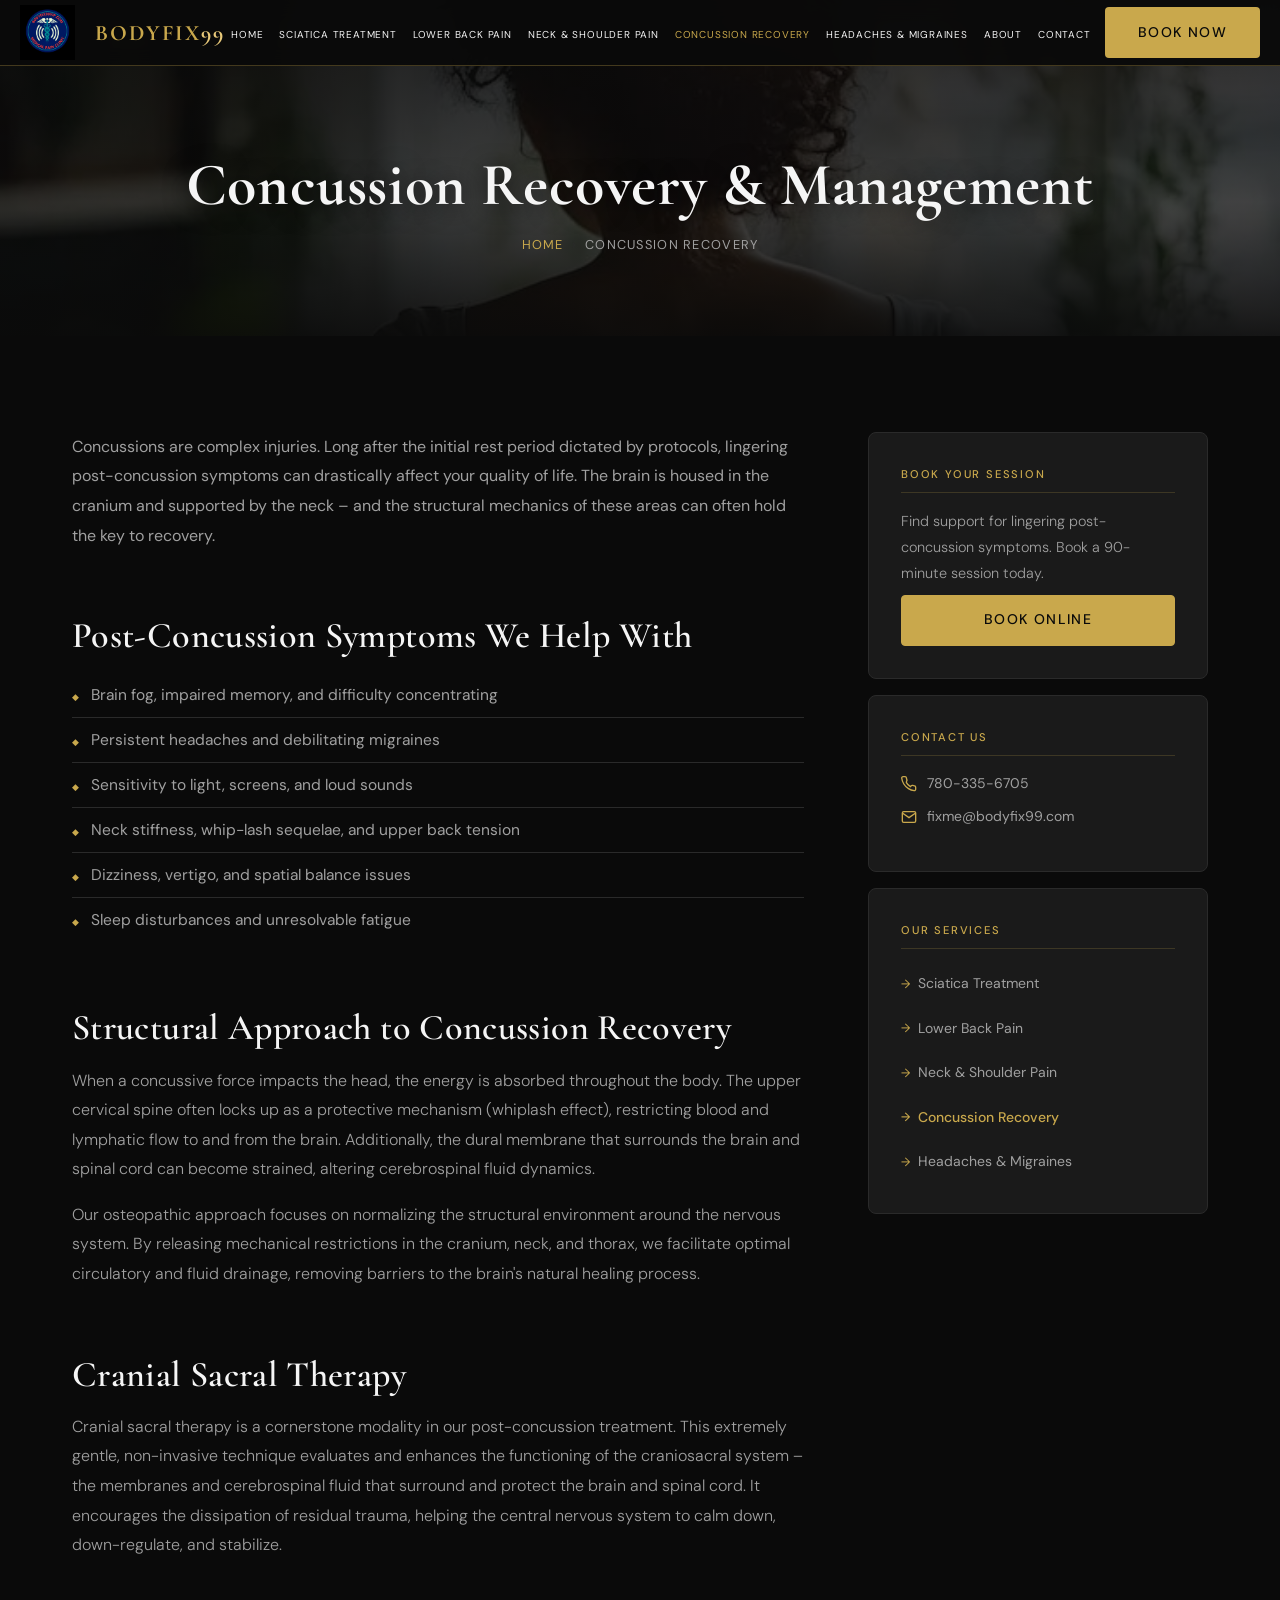
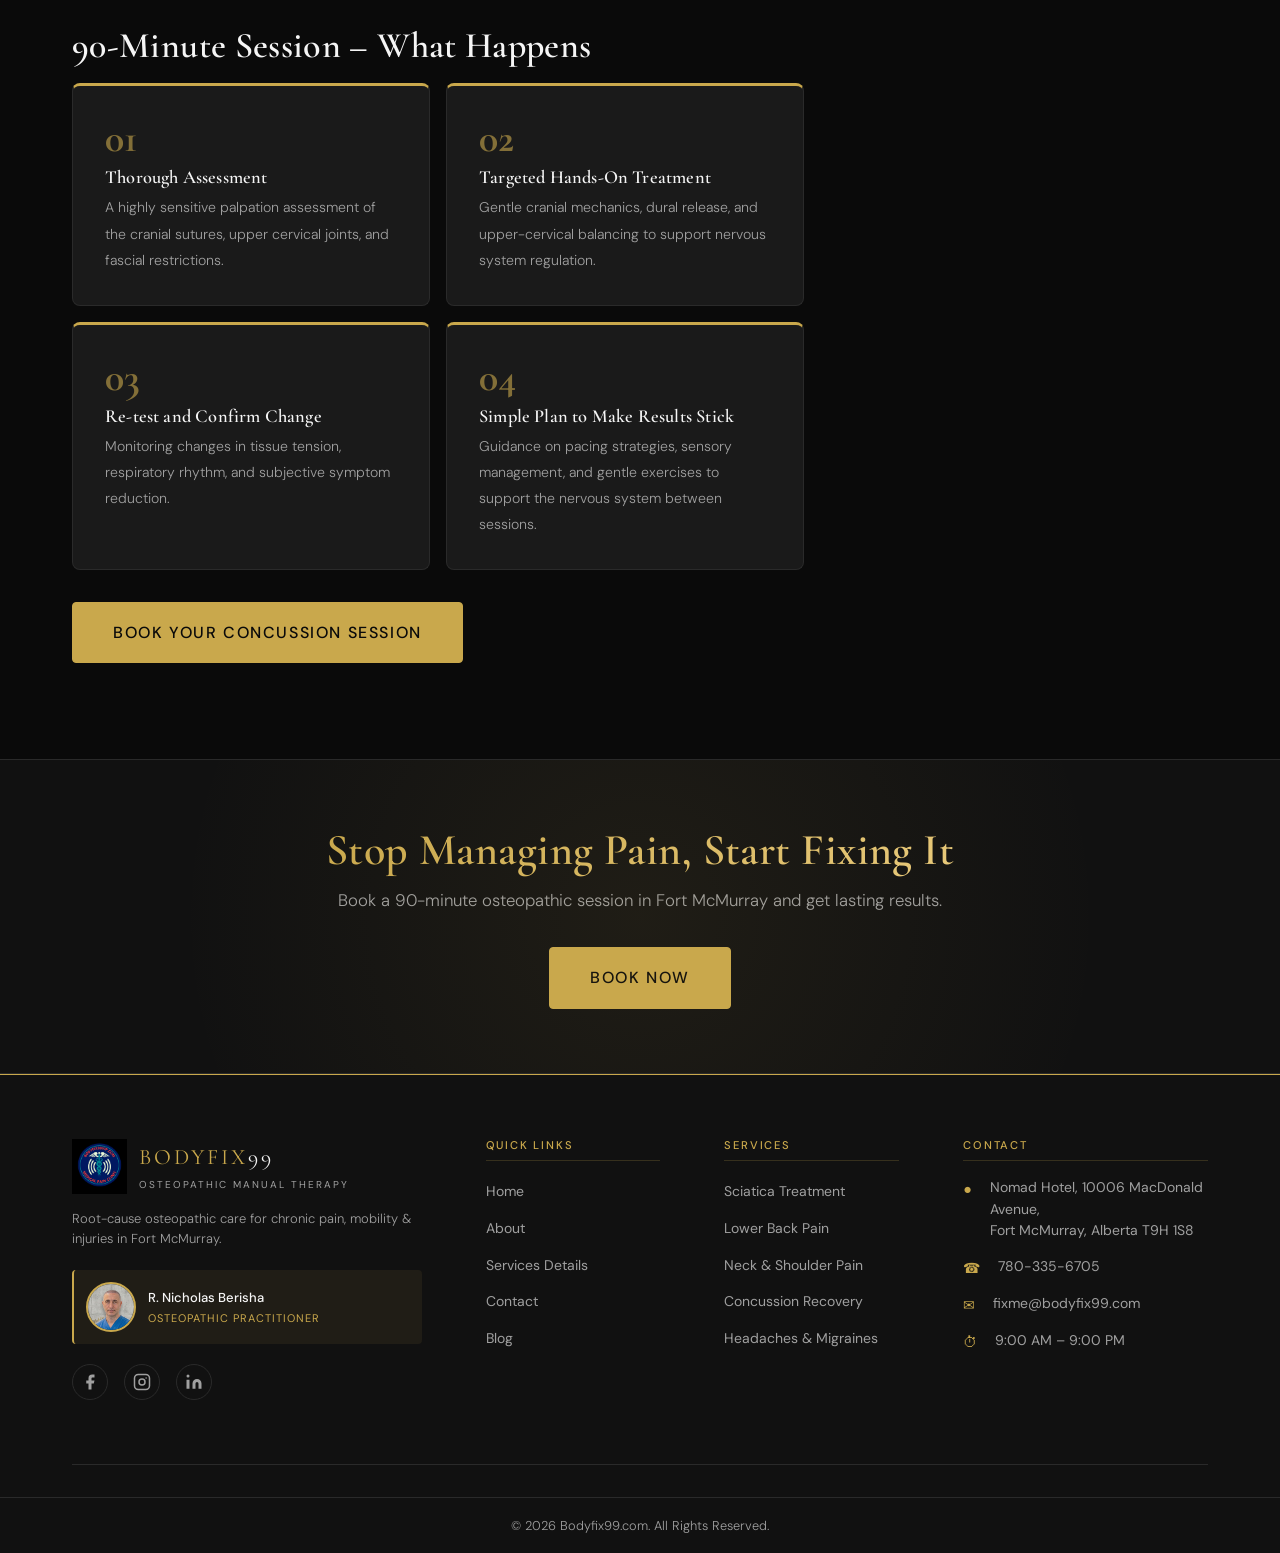
<file: concussion-recovery.html>
<!DOCTYPE html>
<html lang="en">

<head>
  <meta charset="UTF-8">
  <link rel="canonical" href="https://www.bodyfix99.com/concussion-recovery.html" />
  <meta name="viewport" content="width=device-width, initial-scale=1.0">
  <title>Concussion Recovery & Management | Bodyfix99</title>
  <meta name="description"
    content="Osteopathic support for post-concussion syndrome in Fort McMurray. Root-cause care for brain fog, dizziness, and headaches.">
  <link rel="stylesheet" href="css/style.css">
  <style>
    .page-hero {
      position: relative;
      padding-top: calc(var(--navbar-height) + 5rem);
      padding-bottom: 5rem;
      background-image: url('images/img6.jpg');
      background-size: cover;
      background-position: center;
      background-attachment: fixed;
      overflow: hidden;
    }

    .page-hero::before {
      content: '';
      position: absolute;
      inset: 0;
      background: linear-gradient(to bottom, rgba(10, 10, 10, .88) 0%, rgba(10, 10, 10, .72) 60%, rgba(10, 10, 10, .95) 100%);
      z-index: 1;
    }

    .page-hero__content {
      position: relative;
      z-index: 2;
      text-align: center;
    }

    .page-hero__title {
      font-family: var(--font-heading);
      font-size: clamp(2.5rem, 5vw, 3.75rem);
      font-weight: 700;
      color: var(--text-primary);
      line-height: 1.1;
      margin-bottom: var(--space-md);
      text-shadow: 0 4px 24px rgba(0, 0, 0, .8);
    }

    .breadcrumb {
      display: flex;
      align-items: center;
      justify-content: center;
      gap: .5rem;
      font-family: var(--font-body);
      font-size: .8rem;
      letter-spacing: .1em;
      text-transform: uppercase;
      color: var(--text-secondary);
    }

    .breadcrumb a {
      color: var(--gold);
    }

    .breadcrumb a:hover {
      color: var(--gold-light);
    }

    .breadcrumb__sep {
      color: var(--border);
    }

    .service-layout {
      display: grid;
      grid-template-columns: 1fr 340px;
      gap: var(--space-xl);
      align-items: start;
    }

    @media (max-width:1024px) {
      .service-layout {
        grid-template-columns: 1fr;
      }
    }

    .service-content h2 {
      font-size: clamp(1.6rem, 3vw, 2.25rem);
      margin-bottom: var(--space-md);
      margin-top: var(--space-xl);
      color: var(--text-primary);
    }

    .service-content h2:first-child {
      margin-top: 0;
    }

    .service-content p {
      color: var(--text-secondary);
      line-height: 1.85;
      font-size: 1rem;
      margin-bottom: var(--space-md);
      max-width: none;
    }

    .gold-list {
      list-style: none;
      margin-bottom: var(--space-lg);
    }

    .gold-list li {
      display: flex;
      align-items: flex-start;
      gap: .75rem;
      padding: .6rem 0;
      border-bottom: 1px solid var(--border);
      color: var(--text-secondary);
      font-size: .97rem;
      line-height: 1.6;
    }

    .gold-list li:last-child {
      border-bottom: none;
    }

    .gold-list li::before {
      content: '◆';
      color: var(--gold);
      font-size: .55rem;
      flex-shrink: 0;
      margin-top: .45rem;
    }

    .steps-grid {
      display: grid;
      grid-template-columns: 1fr 1fr;
      gap: var(--space-md);
      margin-bottom: var(--space-lg);
    }

    @media (max-width:600px) {
      .steps-grid {
        grid-template-columns: 1fr;
      }
    }

    .step-card {
      background: var(--card-bg);
      border: 1px solid var(--border);
      border-top: 3px solid var(--gold);
      border-radius: var(--radius-md);
      padding: var(--space-lg);
      transition: border-color var(--transition), box-shadow var(--transition), transform var(--transition);
    }

    .step-card:hover {
      border-color: var(--gold);
      box-shadow: var(--shadow-gold);
      transform: translateY(-3px);
    }

    .step-card__num {
      font-family: var(--font-heading);
      font-size: 2.5rem;
      font-weight: 700;
      color: var(--gold);
      line-height: 1;
      margin-bottom: .5rem;
      opacity: .6;
    }

    .step-card h3 {
      font-size: 1.15rem;
      margin-bottom: .4rem;
      color: var(--text-primary);
    }

    .step-card p {
      font-size: .88rem;
      color: var(--text-secondary);
      margin: 0;
      max-width: none;
    }

    .sidebar {
      position: sticky;
      top: calc(var(--navbar-height) + 1.5rem);
      display: flex;
      flex-direction: column;
      gap: var(--space-md);
    }

    .sidebar-card {
      background: var(--card-bg);
      border: 1px solid var(--border);
      border-radius: var(--radius-md);
      padding: var(--space-lg);
    }

    .sidebar-card__title {
      font-family: var(--font-body);
      font-size: .7rem;
      font-weight: 500;
      letter-spacing: .16em;
      text-transform: uppercase;
      color: var(--gold);
      margin-bottom: var(--space-md);
      padding-bottom: .5rem;
      border-bottom: 1px solid rgba(201, 168, 76, .2);
    }

    .sidebar-contact-item {
      display: flex;
      align-items: center;
      gap: .6rem;
      font-size: .875rem;
      color: var(--text-secondary);
      margin-bottom: .6rem;
    }

    .sidebar-contact-item a {
      color: var(--text-secondary);
    }

    .sidebar-contact-item a:hover {
      color: var(--gold);
    }

    .sidebar-contact-item svg {
      color: var(--gold);
      flex-shrink: 0;
    }

    .sidebar-services-list {
      list-style: none;
      display: flex;
      flex-direction: column;
      gap: .4rem;
    }

    .sidebar-services-list a {
      display: flex;
      align-items: center;
      gap: .5rem;
      font-size: .875rem;
      color: var(--text-secondary);
      padding: .45rem 0;
      border-bottom: 1px solid var(--border);
      transition: color var(--transition), padding-left var(--transition);
    }

    .sidebar-services-list a:last-child {
      border-bottom: none;
    }

    .sidebar-services-list a:hover {
      color: var(--gold);
      padding-left: 6px;
    }

    .sidebar-services-list a.active {
      color: var(--gold);
      font-weight: 500;
    }

    .sidebar-services-list a::before {
      content: '→';
      font-size: .75rem;
      color: var(--gold);
    }

    .footer-cta {
      background: var(--secondary-bg);
      border-top: 1px solid var(--border);
      border-bottom: 1px solid var(--border);
      padding-block: var(--space-xl);
      text-align: center;
      position: relative;
      overflow: hidden;
    }

    .footer-cta::before {
      content: '';
      position: absolute;
      inset: 0;
      background: radial-gradient(circle at center, rgba(201, 168, 76, .08) 0%, transparent 70%);
      pointer-events: none;
    }

    .footer-cta h2 {
      font-size: clamp(1.75rem, 3.5vw, 2.75rem);
      margin-bottom: var(--space-sm);
    }

    .footer-cta p {
      margin-inline: auto;
      margin-bottom: var(--space-lg);
      font-size: 1.05rem;
    }
  </style>
</head>

<body>
  <div class="mobile-nav__overlay" id="mobileOverlay"></div>
  <nav class="mobile-nav" id="mobileNav" aria-label="Mobile navigation">
    <button class="mobile-nav__close" id="mobileNavClose" aria-label="Close menu">&#10005;</button>
    <a href="index.html">Home</a>
    <a href="sciatica-treatment.html">Sciatica Treatment</a>
    <a href="lower-back-pain.html">Lower Back Pain</a>
    <a href="neck-shoulder-pain.html">Neck &amp; Shoulder Pain</a>
    <a href="concussion-recovery.html" class="active">Concussion Recovery</a>
    <a href="headaches-migraines.html">Headaches &amp; Migraines</a>
    <a href="about.html">About</a>
    <a href="contact.html">Contact</a>
    <a href="http://ramizosteopath.setmore.com/r" target="_blank" rel="noopener" class="mobile-nav__book">Book Now</a>
  </nav>
  <header class="navbar" id="mainNavbar">
    <div class="navbar__inner">
      <a href="index.html" class="navbar__brand">
        <img src="images/logo.png" alt="Bodyfix99 Logo" class="brand-logo"
          style="height:55px; width:auto; object-fit:contain;">
        <div class="navbar__logo">BODYFIX<span>99</span></div>
      </a>
      <nav class="navbar__links" aria-label="Main navigation">
        <a href="index.html">Home</a>
        <a href="sciatica-treatment.html">Sciatica Treatment</a>
        <a href="lower-back-pain.html">Lower Back Pain</a>
        <a href="neck-shoulder-pain.html">Neck &amp; Shoulder Pain</a>
        <a href="concussion-recovery.html" class="active">Concussion Recovery</a>
        <a href="headaches-migraines.html">Headaches &amp; Migraines</a>
        <a href="about.html">About</a>
        <a href="contact.html">Contact</a>
      </nav>
      <a href="http://ramizosteopath.setmore.com/r" target="_blank" rel="noopener"
        class="btn btn-book-now navbar__cta">Book Now</a>
      <button class="hamburger" id="hamburgerBtn" aria-label="Toggle menu" aria-expanded="false"
        aria-controls="mobileNav">
        <span class="hamburger__line"></span><span class="hamburger__line"></span><span class="hamburger__line"></span>
      </button>
    </div>
  </header>

  <main>
    <section class="page-hero">
      <div class="container page-hero__content fade-in">
        <h1 class="page-hero__title">Concussion Recovery &amp; Management</h1>
        <nav class="breadcrumb" aria-label="Breadcrumb">
          <a href="index.html">Home</a><span class="breadcrumb__sep">›</span><span>Concussion Recovery</span>
        </nav>
      </div>
    </section>

    <section class="section section-lg">
      <div class="container">
        <div class="service-layout">
          <article class="service-content">
            <p class="lead fade-in">Concussions are complex injuries. Long after the initial rest period dictated by
              protocols, lingering post-concussion symptoms can drastically affect your quality of life. The brain is
              housed in the cranium and supported by the neck – and the structural mechanics of these areas can often
              hold the key to recovery.</p>

            <h2 class="fade-in">Post-Concussion Symptoms We Help With</h2>
            <ul class="gold-list fade-in">
              <li>Brain fog, impaired memory, and difficulty concentrating</li>
              <li>Persistent headaches and debilitating migraines</li>
              <li>Sensitivity to light, screens, and loud sounds</li>
              <li>Neck stiffness, whip-lash sequelae, and upper back tension</li>
              <li>Dizziness, vertigo, and spatial balance issues</li>
              <li>Sleep disturbances and unresolvable fatigue</li>
            </ul>

            <h2 class="fade-in">Structural Approach to Concussion Recovery</h2>
            <p class="fade-in">When a concussive force impacts the head, the energy is absorbed throughout the body. The
              upper cervical spine often locks up as a protective mechanism (whiplash effect), restricting blood and
              lymphatic flow to and from the brain. Additionally, the dural membrane that surrounds the brain and spinal
              cord can become strained, altering cerebrospinal fluid dynamics.</p>
            <p class="fade-in">Our osteopathic approach focuses on normalizing the structural environment around the
              nervous system. By releasing mechanical restrictions in the cranium, neck, and thorax, we facilitate
              optimal circulatory and fluid drainage, removing barriers to the brain's natural healing process.</p>

            <h2 class="fade-in">Cranial Sacral Therapy</h2>
            <p class="fade-in">Cranial sacral therapy is a cornerstone modality in our post-concussion treatment. This
              extremely gentle, non-invasive technique evaluates and enhances the functioning of the craniosacral system
              – the membranes and cerebrospinal fluid that surround and protect the brain and spinal cord. It encourages
              the dissipation of residual trauma, helping the central nervous system to calm down, down-regulate, and
              stabilize.</p>

            <h2 class="fade-in">90-Minute Session – What Happens</h2>
            <div class="steps-grid">
              <div class="step-card fade-in delay-1">
                <div class="step-card__num">01</div>
                <h3>Thorough Assessment</h3>
                <p>A highly sensitive palpation assessment of the cranial sutures, upper cervical joints, and fascial
                  restrictions.</p>
              </div>
              <div class="step-card fade-in delay-2">
                <div class="step-card__num">02</div>
                <h3>Targeted Hands-On Treatment</h3>
                <p>Gentle cranial mechanics, dural release, and upper-cervical balancing to support nervous system
                  regulation.</p>
              </div>
              <div class="step-card fade-in delay-3">
                <div class="step-card__num">03</div>
                <h3>Re-test and Confirm Change</h3>
                <p>Monitoring changes in tissue tension, respiratory rhythm, and subjective symptom reduction.</p>
              </div>
              <div class="step-card fade-in delay-4">
                <div class="step-card__num">04</div>
                <h3>Simple Plan to Make Results Stick</h3>
                <p>Guidance on pacing strategies, sensory management, and gentle exercises to support the nervous system
                  between sessions.</p>
              </div>
            </div>
            <div class="fade-in">
              <a href="http://ramizosteopath.setmore.com/r" target="_blank" rel="noopener"
                class="btn btn-primary btn-lg">Book Your Concussion Session</a>
            </div>
          </article>

          <aside class="sidebar">
            <div class="sidebar-card">
              <div class="sidebar-card__title">Book Your Session</div>
              <p style="font-size:.9rem;color:var(--text-secondary);margin-bottom:var(--space-sm);max-width:none;">Find
                support for lingering post-concussion symptoms. Book a 90-minute session today.</p>
              <a href="http://ramizosteopath.setmore.com/r" target="_blank" rel="noopener"
                class="btn btn-primary btn-full">Book Online</a>
            </div>
            <div class="sidebar-card">
              <div class="sidebar-card__title">Contact Us</div>
              <div class="sidebar-contact-item">
                <svg xmlns="http://www.w3.org/2000/svg" width="16" height="16" viewBox="0 0 24 24" fill="none"
                  stroke="currentColor" stroke-width="2">
                  <path
                    d="M22 16.92v3a2 2 0 0 1-2.18 2 19.79 19.79 0 0 1-8.63-3.07A19.5 19.5 0 0 1 4.21 12 19.79 19.79 0 0 1 1.14 3.38 2 2 0 0 1 3.12 1h3a2 2 0 0 1 2 1.72 12.84 12.84 0 0 0 .7 2.81 2 2 0 0 1-.45 2.11L8.09 9.91a16 16 0 0 0 6 6l1.27-1.27a2 2 0 0 1 2.11-.45 12.84 12.84 0 0 0 2.81.7A2 2 0 0 1 22 16.92z">
                  </path>
                </svg>
                <a href="tel:+17803356705">780-335-6705</a>
              </div>
              <div class="sidebar-contact-item">
                <svg xmlns="http://www.w3.org/2000/svg" width="16" height="16" viewBox="0 0 24 24" fill="none"
                  stroke="currentColor" stroke-width="2">
                  <path d="M4 4h16c1.1 0 2 .9 2 2v12c0 1.1-.9 2-2 2H4c-1.1 0-2-.9-2-2V6c0-1.1.9-2 2-2z"></path>
                  <polyline points="22,6 12,13 2,6"></polyline>
                </svg>
                <a href="mailto:fixme@bodyfix99.com">fixme@bodyfix99.com</a>
              </div>
            </div>
            <div class="sidebar-card">
              <div class="sidebar-card__title">Our Services</div>
              <ul class="sidebar-services-list">
                <li><a href="sciatica-treatment.html">Sciatica Treatment</a></li>
                <li><a href="lower-back-pain.html">Lower Back Pain</a></li>
                <li><a href="neck-shoulder-pain.html">Neck &amp; Shoulder Pain</a></li>
                <li><a href="concussion-recovery.html" class="active">Concussion Recovery</a></li>
                <li><a href="headaches-migraines.html">Headaches &amp; Migraines</a></li>
              </ul>
            </div>
          </aside>
        </div>
      </div>
    </section>

    <div class="footer-cta fade-in">
      <div class="container">
        <h2 class="gradient-text" style="display:inline-block">Stop Managing Pain, Start Fixing It</h2>
        <p>Book a 90-minute osteopathic session in Fort McMurray and get lasting results.</p>
        <a href="http://ramizosteopath.setmore.com/r" target="_blank" rel="noopener" class="btn btn-primary btn-lg">Book
          Now</a>
      </div>
    </div>
  </main>

  <footer class="footer">
    <div class="container">
      <div class="footer__grid">

        <!-- Col 1: Brand -->
        <div class="footer__col">
          <div class="footer__brand">
            <div style="display:flex; align-items:center; gap:12px; margin-bottom:15px;">
              <img src="images/logo.png" alt="Bodyfix99 Logo" style="height:55px; width:auto; object-fit:contain;">
              <div>
                <div style="font-family:'Cormorant Garamond',serif; color:#c9a84c; font-size:22px; letter-spacing:3px;">
                  BODYFIX<span style="color:#f5f5f5;">99</span></div>
                <div style="font-size:10px; color:#a0a0a0; letter-spacing:2px; text-transform:uppercase;">Osteopathic
                  Manual Therapy</div>
              </div>
            </div>
            <p style="color:#a0a0a0; font-size:13px; line-height:1.6; margin-bottom:20px;">Root-cause osteopathic care
              for chronic pain, mobility &amp; injuries in Fort McMurray.</p>
            <div
              style="display:flex; align-items:center; gap:12px; margin-bottom:20px; padding:12px; background:rgba(201,168,76,0.08); border-left:2px solid #c9a84c; border-radius:4px;">
              <img src="images/nicholas-berisha.jpeg" alt="R. Nicholas Berisha"
                style="width:50px; height:50px; border-radius:50%; object-fit:cover; object-position:top; border:2px solid #c9a84c; flex-shrink:0;">
              <div>
                <div style="color:#f5f5f5; font-size:13px; font-weight:500;">R. Nicholas Berisha</div>
                <div style="color:#c9a84c; font-size:11px; letter-spacing:1px; text-transform:uppercase;">Osteopathic
                  Practitioner</div>
              </div>
            </div>
            <div class="footer__socials">
              <a href="#" aria-label="Facebook" class="footer__social-icon">
                <svg xmlns="http://www.w3.org/2000/svg" width="18" height="18" viewBox="0 0 24 24" fill="currentColor">
                  <path d="M18 2h-3a5 5 0 0 0-5 5v3H7v4h3v8h4v-8h3l1-4h-4V7a1 1 0 0 1 1-1h3z" />
                </svg>
              </a>
              <a href="#" aria-label="Instagram" class="footer__social-icon">
                <svg xmlns="http://www.w3.org/2000/svg" width="18" height="18" viewBox="0 0 24 24" fill="none"
                  stroke="currentColor" stroke-width="2">
                  <rect x="2" y="2" width="20" height="20" rx="5" ry="5" />
                  <circle cx="12" cy="12" r="4" />
                  <circle cx="17.5" cy="6.5" r="1" fill="currentColor" stroke="none" />
                </svg>
              </a>
              <a href="#" aria-label="LinkedIn" class="footer__social-icon">
                <svg xmlns="http://www.w3.org/2000/svg" width="18" height="18" viewBox="0 0 24 24" fill="currentColor">
                  <path d="M16 8a6 6 0 0 1 6 6v7h-4v-7a2 2 0 0 0-2-2 2 2 0 0 0-2 2v7h-4v-7a6 6 0 0 1 6-6z" />
                  <rect x="2" y="9" width="4" height="12" />
                  <circle cx="4" cy="4" r="2" />
                </svg>
              </a>
            </div>
          </div>
        </div>

        <!-- Col 2: Quick Links -->
        <div class="footer__col">
          <h4 class="footer__heading">Quick Links</h4>
          <ul class="footer__links">
            <li><a href="index.html">Home</a></li>
            <li><a href="about.html">About</a></li>
            <li><a href="services.html">Services Details</a></li>
            <li><a href="contact.html">Contact</a></li>
            <li><a href="blog.html">Blog</a></li>
          </ul>
        </div>

        <!-- Col 3: Services -->
        <div class="footer__col">
          <h4 class="footer__heading">Services</h4>
          <ul class="footer__links">
            <li><a href="sciatica-treatment.html">Sciatica Treatment</a></li>
            <li><a href="lower-back-pain.html">Lower Back Pain</a></li>
            <li><a href="neck-shoulder-pain.html">Neck &amp; Shoulder Pain</a></li>
            <li><a href="concussion-recovery.html">Concussion Recovery</a></li>
            <li><a href="headaches-migraines.html">Headaches &amp; Migraines</a></li>
          </ul>
        </div>

        <!-- Col 4: Contact Info -->
        <div class="footer__col">
          <h4 class="footer__heading">Contact</h4>
          <ul class="footer__contact">
            <li>
              <span class="footer__contact-icon"><span style="color:#c9a84c; margin-right:8px;">&#9679;</span></span>
              <span>Nomad Hotel, 10006 MacDonald Avenue,<br>Fort McMurray, Alberta T9H 1S8</span>
            </li>
            <li>
              <span class="footer__contact-icon"><span style="color:#c9a84c; margin-right:8px;">&#9742;</span></span>
              <a href="tel:+17803356705">780-335-6705</a>
            </li>
            <li>
              <span class="footer__contact-icon"><span style="color:#c9a84c; margin-right:8px;">&#9993;</span></span>
              <a href="mailto:fixme@bodyfix99.com">fixme@bodyfix99.com</a>
            </li>
            <li>
              <span class="footer__contact-icon"><span style="color:#c9a84c; margin-right:8px;">&#9201;</span></span>
              <span>9:00 AM – 9:00 PM</span>
            </li>
          </ul>
        </div>

      </div>
    </div>
    <div class="footer__bottom">
      <div class="container">
        <p>&copy; 2026 Bodyfix99.com. All Rights Reserved.</p>
      </div>
    </div>
  </footer>
  <script src="js/main.js"></script>
</body>

</html>
</file>
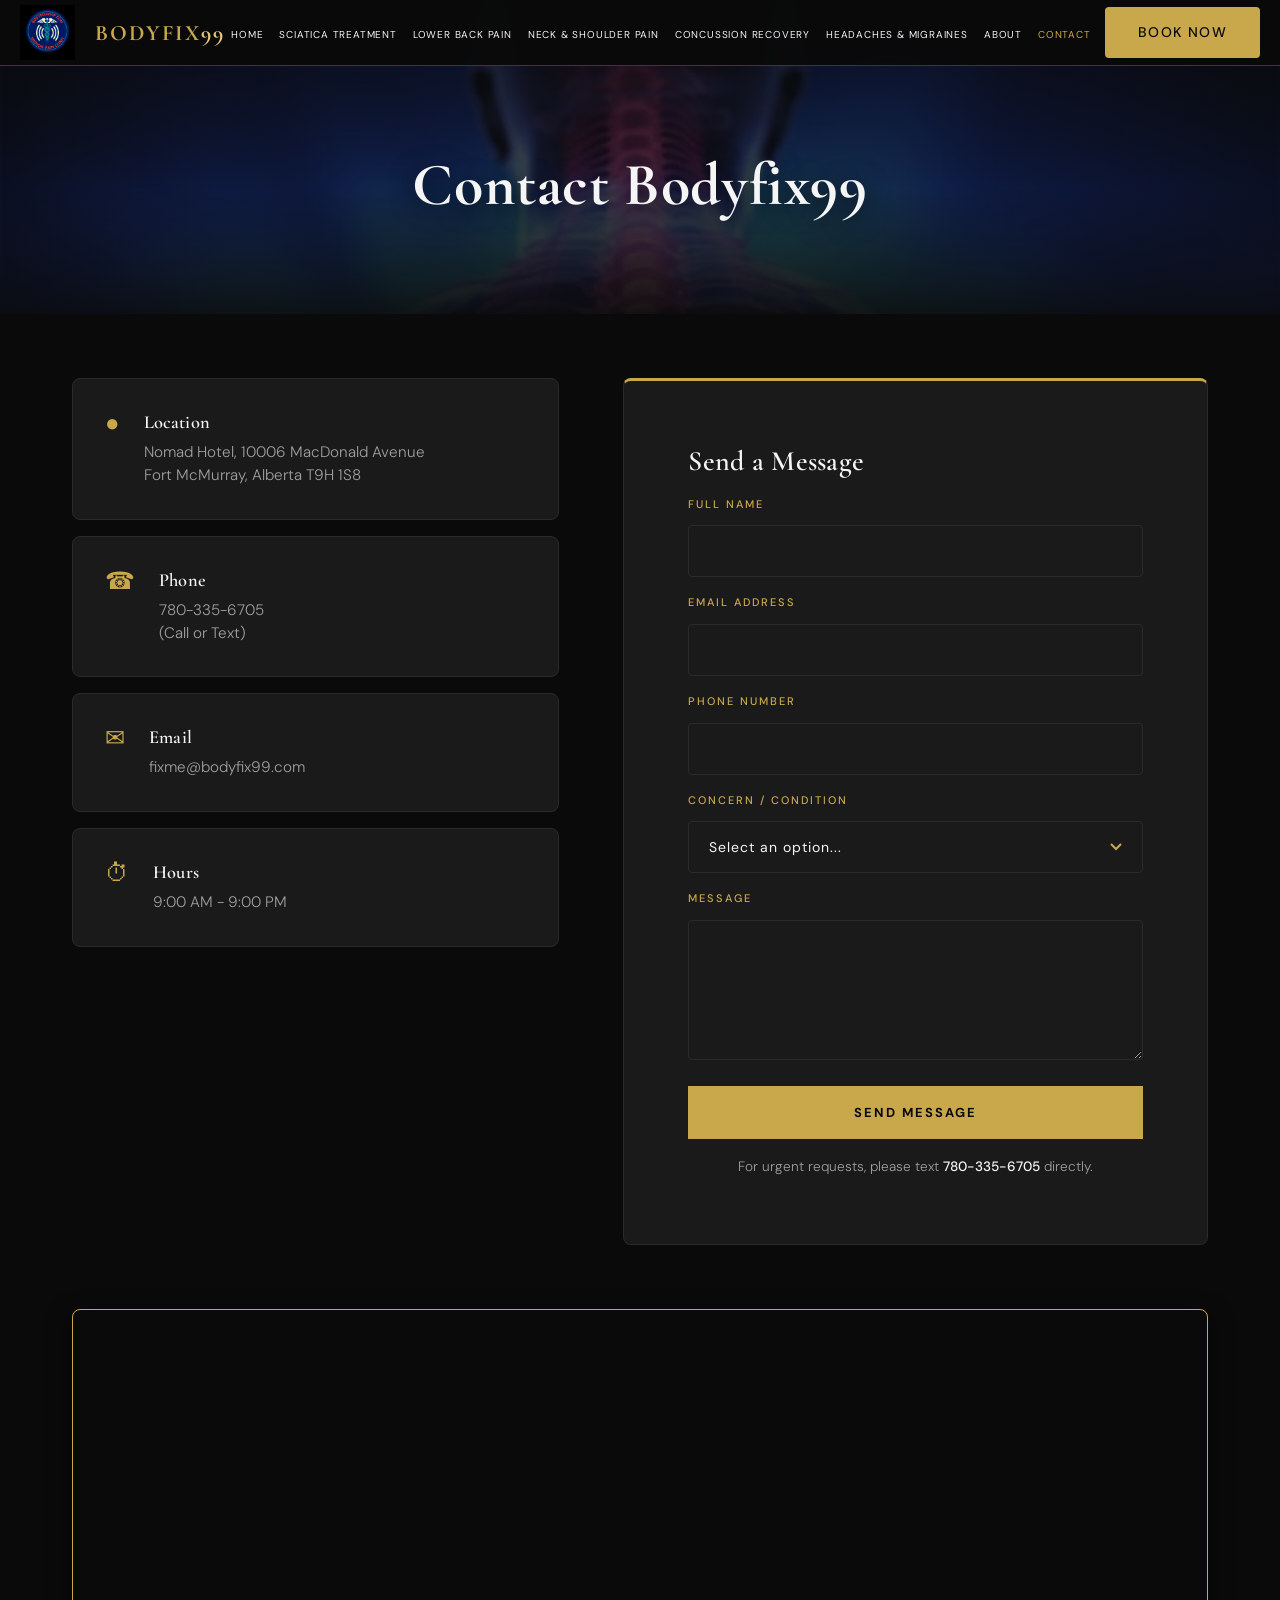
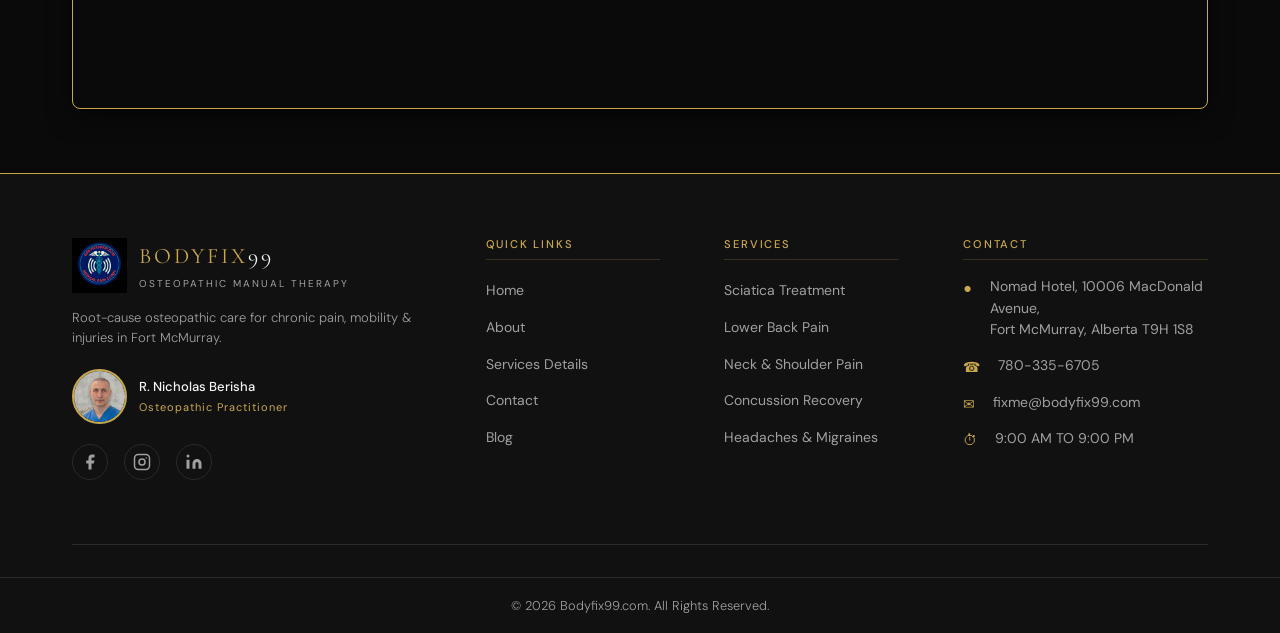
<file: contact.html>
<!DOCTYPE html>
<html lang="en">

<head>
  <meta charset="UTF-8">
  <link rel="canonical" href="https://www.bodyfix99.com/contact.html" />
  <meta name="viewport" content="width=device-width, initial-scale=1.0">
  <title>Contact Bodyfix99 | Fort McMurray</title>
  <meta name="description"
    content="Contact Bodyfix99 in Fort McMurray to book your osteopathic session. Conveniently located at Nomad Hotel.">
  <link rel="stylesheet" href="css/style.css">
  <style>
    .page-hero {
      position: relative;
      padding-top: calc(var(--navbar-height) + 5rem);
      padding-bottom: 5rem;
      background-image: url('images/img5.jpg');
      background-size: cover;
      background-position: center;
      background-attachment: fixed;
      overflow: hidden;
    }

    .page-hero::before {
      content: '';
      position: absolute;
      inset: 0;
      background: linear-gradient(to bottom, rgba(10, 10, 10, .88) 0%, rgba(10, 10, 10, .72) 60%, rgba(10, 10, 10, .95) 100%);
      z-index: 1;
    }

    .page-hero__content {
      position: relative;
      z-index: 2;
      text-align: center;
    }

    .page-hero__title {
      font-family: var(--font-heading);
      font-size: clamp(2.5rem, 5vw, 3.75rem);
      font-weight: 700;
      color: var(--text-primary);
      line-height: 1.1;
      margin-bottom: var(--space-md);
      text-shadow: 0 4px 24px rgba(0, 0, 0, .8);
    }

    .contact-layout {
      display: grid;
      grid-template-columns: 1fr 1.2fr;
      gap: var(--space-xl);
      align-items: start;
    }

    @media (max-width:900px) {
      .contact-layout {
        grid-template-columns: 1fr;
      }
    }

    .contact-info-grid {
      display: grid;
      gap: var(--space-md);
    }

    .contact-card {
      background: var(--card-bg);
      border: 1px solid var(--border);
      border-radius: var(--radius-md);
      padding: var(--space-lg);
      display: flex;
      align-items: flex-start;
      gap: var(--space-md);
    }

    .contact-card__icon {
      color: var(--gold);
      display: flex;
      font-size: 1.5rem;
      line-height: 1;
    }

    .contact-card__content h3 {
      font-size: 1.15rem;
      margin-bottom: .5rem;
    }

    .contact-card__content p {
      color: var(--text-secondary);
      margin: 0;
      line-height: 1.5;
      font-size: .95rem;
    }

    .contact-card__content a {
      color: var(--text-secondary);
      transition: color var(--transition);
    }

    .contact-card__content a:hover {
      color: var(--gold);
    }

    .contact-form-wrapper {
      background: var(--card-bg);
      border: 1px solid var(--border);
      border-top: 3px solid var(--gold);
      border-radius: var(--radius-md);
      padding: var(--space-xl);
    }

    .form-group {
      margin-bottom: var(--space-md);
    }

    .form-note {
      font-size: .85rem;
      color: var(--text-secondary);
      margin-top: var(--space-md);
      text-align: center;
    }

    .map-container {
      position: relative;
      overflow: hidden;
      border-radius: var(--radius-md);
      border: 1px solid var(--gold);
      margin-top: var(--space-xl);
      height: 400px;
      width: 100%;
      box-shadow: var(--shadow-md);
    }

    .map-container iframe {
      position: absolute;
      top: 0;
      left: 0;
      width: 100%;
      height: 100%;
      border: none;
    }

    /* ── SUCCESS POPUP ── */
    .popup-overlay {
      display: none;
      position: fixed;
      inset: 0;
      background: rgba(0, 0, 0, 0.75);
      z-index: 9999;
      align-items: center;
      justify-content: center;
    }

    .popup-overlay.active {
      display: flex;
    }

    .popup-box {
      background: #1a1a1a;
      border: 1px solid #c9a84c;
      border-top: 4px solid #c9a84c;
      border-radius: 12px;
      padding: 2.5rem 2rem;
      max-width: 420px;
      width: 90%;
      text-align: center;
      animation: popIn 0.3s ease;
    }

    @keyframes popIn {
      from {
        transform: scale(0.85);
        opacity: 0;
      }

      to {
        transform: scale(1);
        opacity: 1;
      }
    }

    .popup-icon {
      width: 64px;
      height: 64px;
      background: rgba(201, 168, 76, 0.15);
      border-radius: 50%;
      display: flex;
      align-items: center;
      justify-content: center;
      margin: 0 auto 1.25rem;
    }

    .popup-icon svg {
      color: #c9a84c;
    }

    .popup-box h3 {
      color: #f5f5f5;
      font-size: 1.5rem;
      margin-bottom: 0.5rem;
    }

    .popup-box p {
      color: #a0a0a0;
      font-size: 0.95rem;
      line-height: 1.6;
      margin-bottom: 1.5rem;
    }

    .popup-close-btn {
      background: #c9a84c;
      color: #0a0a0a;
      border: none;
      padding: 0.75rem 2rem;
      border-radius: 6px;
      font-weight: 700;
      font-size: 0.9rem;
      letter-spacing: 1px;
      cursor: pointer;
      text-transform: uppercase;
      transition: opacity 0.2s;
    }

    .popup-close-btn:hover {
      opacity: 0.85;
    }

    /* Sending state */
    .form-submit-btn:disabled {
      opacity: 0.6;
      cursor: not-allowed;
    }
  </style>
</head>

<body>

  <!-- SUCCESS POPUP -->
  <div class="popup-overlay" id="successPopup">
    <div class="popup-box">
      <div class="popup-icon">
        <svg xmlns="http://www.w3.org/2000/svg" width="32" height="32" viewBox="0 0 24 24" fill="none"
          stroke="currentColor" stroke-width="2.5" stroke-linecap="round" stroke-linejoin="round">
          <path d="M20 6L9 17l-5-5" />
        </svg>
      </div>
      <h3>Message Sent!</h3>
      <p>Thank you for reaching out. We'll get back to you as soon as possible.</p>
      <button class="popup-close-btn" onclick="closePopup()">Done</button>
    </div>
  </div>

  <div class="mobile-nav__overlay" id="mobileOverlay"></div>
  <nav class="mobile-nav" id="mobileNav" aria-label="Mobile navigation">
    <button class="mobile-nav__close" id="mobileNavClose" aria-label="Close menu">&#10005;</button>
    <a href="index.html">Home</a>
    <a href="sciatica-treatment.html">Sciatica Treatment</a>
    <a href="lower-back-pain.html">Lower Back Pain</a>
    <a href="neck-shoulder-pain.html">Neck &amp; Shoulder Pain</a>
    <a href="concussion-recovery.html">Concussion Recovery</a>
    <a href="headaches-migraines.html">Headaches &amp; Migraines</a>
    <a href="about.html">About</a>
    <a href="contact.html" class="active">Contact</a>
    <a href="http://ramizosteopath.setmore.com/r" target="_blank" rel="noopener" class="mobile-nav__book">Book Now</a>
  </nav>

  <header class="navbar" id="mainNavbar">
    <div class="navbar__inner">
      <a href="index.html" class="navbar__brand">
        <img src="images/logo.png" alt="Bodyfix99 Logo" class="brand-logo"
          style="height:55px;width:auto;object-fit:contain;">
        <div class="navbar__logo">BODYFIX<span>99</span></div>
      </a>
      <nav class="navbar__links" aria-label="Main navigation">
        <a href="index.html">Home</a>
        <a href="sciatica-treatment.html">Sciatica Treatment</a>
        <a href="lower-back-pain.html">Lower Back Pain</a>
        <a href="neck-shoulder-pain.html">Neck &amp; Shoulder Pain</a>
        <a href="concussion-recovery.html">Concussion Recovery</a>
        <a href="headaches-migraines.html">Headaches &amp; Migraines</a>
        <a href="about.html">About</a>
        <a href="contact.html" class="active">Contact</a>
      </nav>
      <a href="http://ramizosteopath.setmore.com/r" target="_blank" rel="noopener"
        class="btn btn-book-now navbar__cta">Book Now</a>
      <button class="hamburger" id="hamburgerBtn" aria-label="Toggle menu" aria-expanded="false"
        aria-controls="mobileNav">
        <span class="hamburger__line"></span>
        <span class="hamburger__line"></span>
        <span class="hamburger__line"></span>
      </button>
    </div>
  </header>

  <main>
    <section class="page-hero">
      <div class="container page-hero__content fade-in">
        <h1 class="page-hero__title">Contact Bodyfix99</h1>
      </div>
    </section>

    <section class="section">
      <div class="container">
        <div class="contact-layout">
          <div class="contact-info-grid">
            <div class="contact-card fade-in delay-1">
              <div class="contact-card__icon"><span style="color:#c9a84c;margin-right:8px;">&#9679;</span></div>
              <div class="contact-card__content">
                <h3>Location</h3>
                <p>Nomad Hotel, 10006 MacDonald Avenue<br>Fort McMurray, Alberta T9H 1S8</p>
              </div>
            </div>
            <div class="contact-card fade-in delay-2">
              <div class="contact-card__icon"><span style="color:#c9a84c;margin-right:8px;">&#9742;</span></div>
              <div class="contact-card__content">
                <h3>Phone</h3>
                <p><a href="tel:+17803356705">780-335-6705</a><br>(Call or Text)</p>
              </div>
            </div>
            <div class="contact-card fade-in delay-3">
              <div class="contact-card__icon"><span style="color:#c9a84c;margin-right:8px;">&#9993;</span></div>
              <div class="contact-card__content">
                <h3>Email</h3>
                <p><a href="mailto:fixme@bodyfix99.com">fixme@bodyfix99.com</a></p>
              </div>
            </div>
            <div class="contact-card fade-in delay-4">
              <div class="contact-card__icon"><span style="color:#c9a84c;margin-right:8px;">&#9201;</span></div>
              <div class="contact-card__content">
                <h3>Hours</h3>
                <p>9:00 AM - 9:00 PM</p>
              </div>
            </div>
          </div>

          <div class="contact-form-wrapper fade-in delay-2">
            <h2 style="margin-bottom:var(--space-md);font-size:1.75rem;">Send a Message</h2>
            <!-- FIX 1: _replyto changed to fixme@bodyfix99.com -->
            <!-- FIX 2: Removed action/method — handled via JS fetch below -->
            <form id="contactForm" class="contact-form">
              <input type="hidden" name="_replyto" value="fixme@bodyfix99.com">
              <input type="hidden" name="_subject" value="New Bodyfix99 Website Enquiry">
              <div class="form-group">
                <label class="form-label" for="fullName">Full Name</label>
                <input type="text" id="fullName" name="fullName" class="form-control" required>
              </div>
              <div class="form-group">
                <label class="form-label" for="emailAddr">Email Address</label>
                <input type="email" id="emailAddr" name="emailAddr" class="form-control" required>
              </div>
              <div class="form-group">
                <label class="form-label" for="phoneNum">Phone Number</label>
                <input type="tel" id="phoneNum" name="phoneNum" class="form-control">
              </div>
              <div class="form-group">
                <label class="form-label" for="concern">Concern / Condition</label>
                <select id="concern" name="concern" class="form-control">
                  <option value="" disabled selected>Select an option...</option>
                  <option value="sciatica">Sciatica / Leg Pain</option>
                  <option value="lower-back">Lower Back Pain</option>
                  <option value="neck-shoulder">Neck &amp; Shoulder Pain</option>
                  <option value="concussion">Concussion Recovery</option>
                  <option value="headaches">Headaches &amp; Migraines</option>
                  <option value="other">Other</option>
                </select>
              </div>
              <div class="form-group">
                <label class="form-label" for="message">Message</label>
                <textarea id="message" name="message" class="form-control" required></textarea>
              </div>
              <button type="submit" class="form-submit-btn" id="submitBtn">SEND MESSAGE</button>
              <p class="form-note">For urgent requests, please text <strong>780-335-6705</strong> directly.</p>
            </form>
          </div>
        </div>

        <div class="map-container fade-in">
          <iframe title="Map to Bodyfix99"
            src="https://maps.google.com/maps?q=10006+MacDonald+Avenue+Fort+McMurray+Alberta+T9H+1S8&t=m&z=15&output=embed&iwloc=near"
            allowfullscreen="true" loading="lazy"></iframe>
        </div>
      </div>
    </section>
  </main>

  <footer class="footer">
    <div class="container">
      <div class="footer__grid">
        <div class="footer__col">
          <div class="footer__brand">
            <div style="display:flex;align-items:center;gap:12px;margin-bottom:15px;">
              <img src="images/logo.png" alt="Bodyfix99 Logo" style="height:55px;width:auto;object-fit:contain;">
              <div>
                <div style="font-family:'Cormorant Garamond',serif;color:#c9a84c;font-size:22px;letter-spacing:3px;">
                  BODYFIX<span style="color:#f5f5f5;">99</span></div>
                <div style="font-size:10px;color:#a0a0a0;letter-spacing:2px;text-transform:uppercase;">Osteopathic
                  Manual Therapy</div>
              </div>
            </div>
            <p style="color:#a0a0a0;font-size:13px;line-height:1.6;margin-bottom:20px;">Root-cause osteopathic care for
              chronic pain, mobility &amp; injuries in Fort McMurray.</p>
            <div style="display:flex;align-items:center;gap:12px;margin-bottom:20px;">
              <img src="images/nicholas-berisha.jpeg" alt="R. Nicholas Berisha"
                style="width:55px;height:55px;border-radius:50%;object-fit:cover;object-position:top;border:2px solid #c9a84c;flex-shrink:0;">
              <div>
                <div style="color:#f5f5f5;font-size:13px;font-weight:500;">R. Nicholas Berisha</div>
                <div style="color:#c9a84c;font-size:11px;letter-spacing:1px;">Osteopathic Practitioner</div>
              </div>
            </div>
            <div class="footer__socials">
              <a href="#" aria-label="Facebook" class="footer__social-icon">
                <svg xmlns="http://www.w3.org/2000/svg" width="18" height="18" viewBox="0 0 24 24" fill="currentColor">
                  <path d="M18 2h-3a5 5 0 0 0-5 5v3H7v4h3v8h4v-8h3l1-4h-4V7a1 1 0 0 1 1-1h3z" />
                </svg>
              </a>
              <a href="#" aria-label="Instagram" class="footer__social-icon">
                <svg xmlns="http://www.w3.org/2000/svg" width="18" height="18" viewBox="0 0 24 24" fill="none"
                  stroke="currentColor" stroke-width="2" stroke-linecap="round" stroke-linejoin="round">
                  <rect x="2" y="2" width="20" height="20" rx="5" ry="5" />
                  <circle cx="12" cy="12" r="4" />
                  <circle cx="17.5" cy="6.5" r="1" fill="currentColor" stroke="none" />
                </svg>
              </a>
              <a href="#" aria-label="LinkedIn" class="footer__social-icon">
                <svg xmlns="http://www.w3.org/2000/svg" width="18" height="18" viewBox="0 0 24 24" fill="currentColor">
                  <path d="M16 8a6 6 0 0 1 6 6v7h-4v-7a2 2 0 0 0-2-2 2 2 0 0 0-2 2v7h-4v-7a6 6 0 0 1 6-6z" />
                  <rect x="2" y="9" width="4" height="12" />
                  <circle cx="4" cy="4" r="2" />
                </svg>
              </a>
            </div>
          </div>
        </div>

        <div class="footer__col">
          <h4 class="footer__heading">Quick Links</h4>
          <ul class="footer__links">
            <li><a href="index.html">Home</a></li>
            <li><a href="about.html">About</a></li>
            <li><a href="services.html">Services Details</a></li>
            <li><a href="contact.html">Contact</a></li>
            <li><a href="blog.html">Blog</a></li>
          </ul>
        </div>

        <div class="footer__col">
          <h4 class="footer__heading">Services</h4>
          <ul class="footer__links">
            <li><a href="sciatica-treatment.html">Sciatica Treatment</a></li>
            <li><a href="lower-back-pain.html">Lower Back Pain</a></li>
            <li><a href="neck-shoulder-pain.html">Neck &amp; Shoulder Pain</a></li>
            <li><a href="concussion-recovery.html">Concussion Recovery</a></li>
            <li><a href="headaches-migraines.html">Headaches &amp; Migraines</a></li>
          </ul>
        </div>

        <div class="footer__col">
          <h4 class="footer__heading">Contact</h4>
          <ul class="footer__contact">
            <li>
              <span class="footer__contact-icon"><span style="color:#c9a84c;margin-right:8px;">&#9679;</span></span>
              <span>Nomad Hotel, 10006 MacDonald Avenue,<br>Fort McMurray, Alberta T9H 1S8</span>
            </li>
            <li>
              <span class="footer__contact-icon"><span style="color:#c9a84c;margin-right:8px;">&#9742;</span></span>
              <a href="tel:+17803356705">780-335-6705</a>
            </li>
            <li>
              <span class="footer__contact-icon"><span style="color:#c9a84c;margin-right:8px;">&#9993;</span></span>
              <a href="mailto:fixme@bodyfix99.com">fixme@bodyfix99.com</a>
            </li>
            <li>
              <span class="footer__contact-icon"><span style="color:#c9a84c;margin-right:8px;">&#9201;</span></span>
              <span>9:00 AM TO 9:00 PM</span>
            </li>
          </ul>
        </div>
      </div>
    </div>
    <div class="footer__bottom">
      <div class="container">
        <p>&copy; 2026 Bodyfix99.com. All Rights Reserved.</p>
      </div>
    </div>
  </footer>

  <script src="js/main.js"></script>
  <script>
    // ── AJAX Form Submit → Show Popup (no page redirect) ──
    const form = document.getElementById('contactForm');
    const submitBtn = document.getElementById('submitBtn');

    form.addEventListener('submit', async function (e) {
      e.preventDefault();

      submitBtn.disabled = true;
      submitBtn.textContent = 'SENDING...';

      const formData = new FormData(form);

      try {
        const response = await fetch('https://formspree.io/f/xeewgkjy', {
          method: 'POST',
          body: formData,
          headers: { 'Accept': 'application/json' }
        });

        if (response.ok) {
          form.reset();
          document.getElementById('successPopup').classList.add('active');
        } else {
          alert('Something went wrong. Please try again or call 780-335-6705.');
        }
      } catch (err) {
        alert('Network error. Please try again.');
      } finally {
        submitBtn.disabled = false;
        submitBtn.textContent = 'SEND MESSAGE';
      }
    });

    function closePopup() {
      document.getElementById('successPopup').classList.remove('active');
    }

    // Close popup on overlay click
    document.getElementById('successPopup').addEventListener('click', function (e) {
      if (e.target === this) closePopup();
    });
  </script>
</body>

</html>
</file>
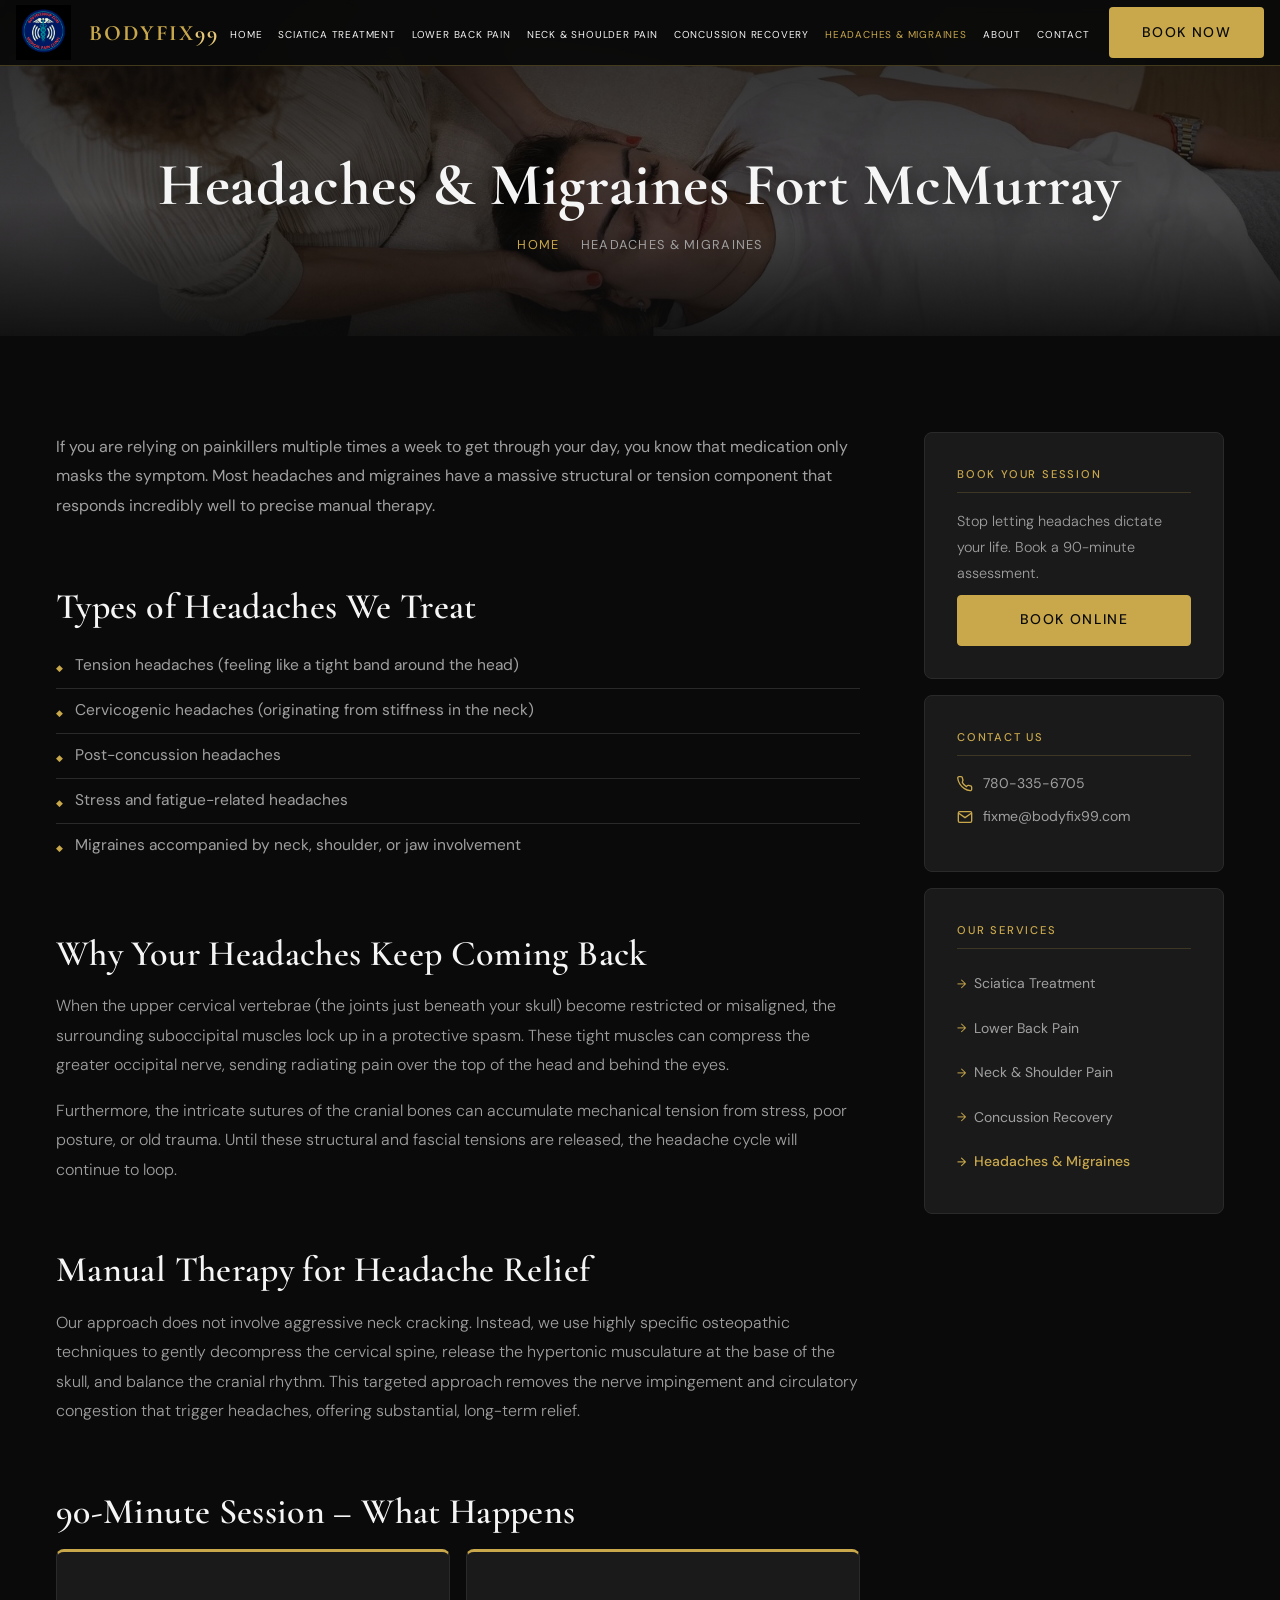
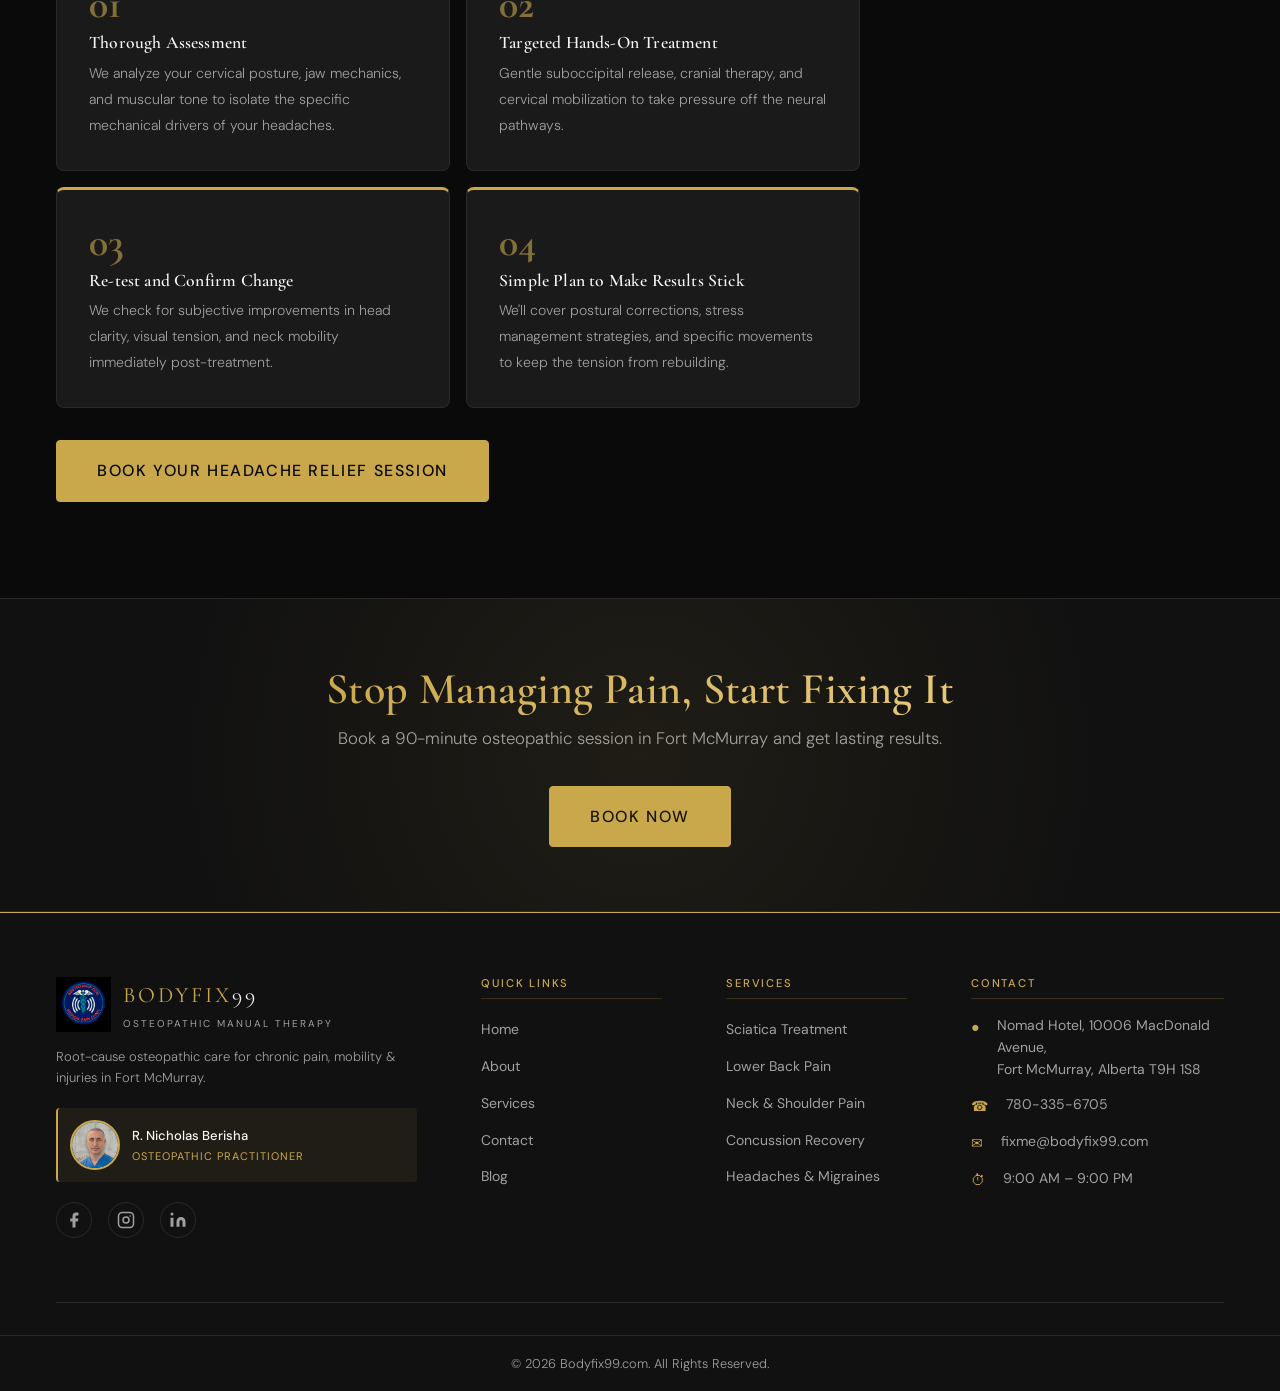
<file: headaches-migraines.html>
<!DOCTYPE html>
<html lang="en">

<head>
  <meta charset="UTF-8">
  <link rel="canonical" href="https://www.bodyfix99.com/headaches-migraines.html" />
  <meta name="viewport" content="width=device-width, initial-scale=1.0">
  <title>Headaches & Migraines Fort McMurray | Bodyfix99</title>
  <meta name="description"
    content="Effective relief for tension headaches and migraines in Fort McMurray through root-cause manual therapy. Book your session today.">
  <link rel="canonical" href="https://bodyfix99.com/headaches-migraines.html">
  <meta property="og:title" content="Headaches & Migraines Fort McMurray | Bodyfix99">
  <meta property="og:description"
    content="Effective relief for tension headaches and migraines in Fort McMurray through root-cause manual therapy.">
  <meta property="og:url" content="https://bodyfix99.com/headaches-migraines.html">
  <meta property="og:type" content="website">
  <link rel="stylesheet" href="css/style.css">
  <style>
    /* ── GLOBAL OVERFLOW FIX ──────────────────────────────────────
       Prevents ANY element from causing horizontal scroll on mobile.
       This is the primary fix for the right-side clipping issue.    */
    html,
    body {
      overflow-x: hidden;
      max-width: 100%;
    }

    /* ── NAVBAR BRAND MOBILE FIX (matches index.html fix) ─────── */
    .navbar__brand {
      display: flex;
      align-items: center;
      gap: 8px;
      text-decoration: none;
      flex-shrink: 0;
      min-width: 0;
      overflow: visible;
    }

    .brand-logo {
      height: 55px;
      width: auto;
      object-fit: contain;
      flex-shrink: 0;
      display: block;
    }

    .navbar__logo {
      position: static !important;
      right: auto !important;
    }

    .navbar__inner {
      overflow: visible !important;
      padding-inline: 16px;
    }

    @media (max-width: 900px) {
      .brand-logo {
        height: 44px !important;
      }

      .navbar__logo {
        font-size: 1rem;
      }
    }

    /* ── PAGE HERO ────────────────────────────────────────────── */
    .page-hero {
      position: relative;
      padding-top: calc(var(--navbar-height) + 5rem);
      padding-bottom: 5rem;
      background-image: url('images/img10.jpg');
      background-size: cover;
      background-position: center;
      /* FIX: removed background-attachment:fixed — causes horizontal overflow on mobile */
      overflow: hidden;
      width: 100%;
      box-sizing: border-box;
    }

    .page-hero::before {
      content: '';
      position: absolute;
      inset: 0;
      background: linear-gradient(to bottom, rgba(10, 10, 10, .88) 0%, rgba(10, 10, 10, .72) 60%, rgba(10, 10, 10, .95) 100%);
      z-index: 1;
    }

    .page-hero__content {
      position: relative;
      z-index: 2;
      text-align: center;
    }

    .page-hero__title {
      font-family: var(--font-heading);
      font-size: clamp(2rem, 5vw, 3.75rem);
      font-weight: 700;
      color: var(--text-primary);
      line-height: 1.1;
      margin-bottom: var(--space-md);
      text-shadow: 0 4px 24px rgba(0, 0, 0, .8);
      /* FIX: prevent long title from overflowing on narrow screens */
      word-break: break-word;
      overflow-wrap: break-word;
    }

    /* ── BREADCRUMB ───────────────────────────────────────────── */
    .breadcrumb {
      display: flex;
      align-items: center;
      justify-content: center;
      flex-wrap: wrap;
      gap: .5rem;
      font-family: var(--font-body);
      font-size: .8rem;
      letter-spacing: .1em;
      text-transform: uppercase;
      color: var(--text-secondary);
    }

    .breadcrumb a {
      color: var(--gold);
    }

    .breadcrumb a:hover {
      color: var(--gold-light);
    }

    .breadcrumb__sep {
      color: var(--border);
    }

    /* ── SERVICE LAYOUT ───────────────────────────────────────── */
    /* FIX: was grid-template-columns:1fr 340px with breakpoint at 1024px.
       The 340px fixed column caused the grid to be wider than mobile viewport
       before the breakpoint collapsed it. Now uses minmax so it never overflows. */
    .service-layout {
      display: grid;
      grid-template-columns: 1fr minmax(0, 300px);
      gap: var(--space-xl);
      align-items: start;
      /* FIX: ensure grid itself never exceeds its container */
      min-width: 0;
      width: 100%;
    }

    @media (max-width: 900px) {
      .service-layout {
        grid-template-columns: 1fr;
      }
    }

    /* ── SERVICE CONTENT ──────────────────────────────────────── */
    .service-content {
      /* FIX: critical — without min-width:0, grid children can overflow */
      min-width: 0;
      width: 100%;
    }

    .service-content h2 {
      font-size: clamp(1.4rem, 3vw, 2.25rem);
      margin-bottom: var(--space-md);
      margin-top: var(--space-xl);
      color: var(--text-primary);
      /* FIX: long headings won't overflow on mobile */
      word-break: break-word;
      overflow-wrap: break-word;
    }

    .service-content h2:first-child {
      margin-top: 0;
    }

    .service-content p {
      color: var(--text-secondary);
      line-height: 1.85;
      font-size: 1rem;
      margin-bottom: var(--space-md);
      max-width: none;
      /* FIX: text won't overflow its column */
      overflow-wrap: break-word;
      word-wrap: break-word;
    }

    /* ── GOLD LIST ────────────────────────────────────────────── */
    .gold-list {
      list-style: none;
      margin-bottom: var(--space-lg);
      /* FIX: contain within column */
      width: 100%;
      box-sizing: border-box;
    }

    .gold-list li {
      display: flex;
      align-items: flex-start;
      gap: .75rem;
      padding: .6rem 0;
      border-bottom: 1px solid var(--border);
      color: var(--text-secondary);
      font-size: .97rem;
      line-height: 1.6;
      /* FIX: list items wrap instead of overflowing */
      word-break: break-word;
      overflow-wrap: break-word;
    }

    .gold-list li:last-child {
      border-bottom: none;
    }

    .gold-list li::before {
      content: '◆';
      color: var(--gold);
      font-size: .55rem;
      flex-shrink: 0;
      margin-top: .45rem;
    }

    /* ── STEPS GRID ───────────────────────────────────────────── */
    .steps-grid {
      display: grid;
      grid-template-columns: 1fr 1fr;
      gap: var(--space-md);
      margin-bottom: var(--space-lg);
      /* FIX: grid must not exceed its parent */
      width: 100%;
      box-sizing: border-box;
    }

    @media (max-width: 600px) {
      .steps-grid {
        grid-template-columns: 1fr;
      }
    }

    .step-card {
      background: var(--card-bg);
      border: 1px solid var(--border);
      border-top: 3px solid var(--gold);
      border-radius: var(--radius-md);
      padding: var(--space-lg);
      transition: border-color var(--transition), box-shadow var(--transition), transform var(--transition);
      /* FIX: cards must not overflow their grid cell */
      min-width: 0;
      box-sizing: border-box;
    }

    .step-card:hover {
      border-color: var(--gold);
      box-shadow: var(--shadow-gold);
      transform: translateY(-3px);
    }

    .step-card__num {
      font-family: var(--font-heading);
      font-size: 2.5rem;
      font-weight: 700;
      color: var(--gold);
      line-height: 1;
      margin-bottom: .5rem;
      opacity: .6;
    }

    .step-card h3 {
      font-size: 1.1rem;
      margin-bottom: .4rem;
      color: var(--text-primary);
      word-break: break-word;
    }

    .step-card p {
      font-size: .88rem;
      color: var(--text-secondary);
      margin: 0;
      max-width: none;
      overflow-wrap: break-word;
    }

    /* ── SIDEBAR ──────────────────────────────────────────────── */
    .sidebar {
      position: sticky;
      top: calc(var(--navbar-height) + 1.5rem);
      display: flex;
      flex-direction: column;
      gap: var(--space-md);
      /* FIX: sidebar must not overflow its column */
      min-width: 0;
      width: 100%;
    }

    .sidebar-card {
      background: var(--card-bg);
      border: 1px solid var(--border);
      border-radius: var(--radius-md);
      padding: var(--space-lg);
      box-sizing: border-box;
    }

    .sidebar-card__title {
      font-family: var(--font-body);
      font-size: .7rem;
      font-weight: 500;
      letter-spacing: .16em;
      text-transform: uppercase;
      color: var(--gold);
      margin-bottom: var(--space-md);
      padding-bottom: .5rem;
      border-bottom: 1px solid rgba(201, 168, 76, .2);
    }

    .sidebar-contact-item {
      display: flex;
      align-items: center;
      gap: .6rem;
      font-size: .875rem;
      color: var(--text-secondary);
      margin-bottom: .6rem;
      /* FIX: long emails/phone won't overflow */
      word-break: break-all;
    }

    .sidebar-contact-item a {
      color: var(--text-secondary);
    }

    .sidebar-contact-item a:hover {
      color: var(--gold);
    }

    .sidebar-contact-item svg {
      color: var(--gold);
      flex-shrink: 0;
    }

    .sidebar-services-list {
      list-style: none;
      display: flex;
      flex-direction: column;
      gap: .4rem;
    }

    .sidebar-services-list a {
      display: flex;
      align-items: center;
      gap: .5rem;
      font-size: .875rem;
      color: var(--text-secondary);
      padding: .45rem 0;
      border-bottom: 1px solid var(--border);
      transition: color var(--transition), padding-left var(--transition);
    }

    .sidebar-services-list a:last-child {
      border-bottom: none;
    }

    .sidebar-services-list a:hover {
      color: var(--gold);
      padding-left: 6px;
    }

    .sidebar-services-list a.active {
      color: var(--gold);
      font-weight: 500;
    }

    .sidebar-services-list a::before {
      content: '→';
      font-size: .75rem;
      color: var(--gold);
    }

    /* ── FOOTER CTA ───────────────────────────────────────────── */
    .footer-cta {
      background: var(--secondary-bg);
      border-top: 1px solid var(--border);
      border-bottom: 1px solid var(--border);
      padding-block: var(--space-xl);
      text-align: center;
      position: relative;
      overflow: hidden;
      /* FIX: contain within viewport */
      width: 100%;
      box-sizing: border-box;
    }

    .footer-cta::before {
      content: '';
      position: absolute;
      inset: 0;
      background: radial-gradient(circle at center, rgba(201, 168, 76, .08) 0%, transparent 70%);
      pointer-events: none;
    }

    .footer-cta h2 {
      font-size: clamp(1.5rem, 3.5vw, 2.75rem);
      margin-bottom: var(--space-sm);
      word-break: break-word;
    }

    .footer-cta p {
      margin-inline: auto;
      margin-bottom: var(--space-lg);
      font-size: 1.05rem;
    }

    /* ── CONTAINER SAFETY ─────────────────────────────────────── */
    /* FIX: Ensure .container never allows children to overflow on mobile */
    .container {
      box-sizing: border-box;
      width: 100%;
      padding-inline: max(16px, var(--container-padding, 16px));
    }
  </style>
</head>

<body>

  <div class="mobile-nav__overlay" id="mobileOverlay"></div>

  <nav class="mobile-nav" id="mobileNav" aria-label="Mobile navigation">
    <button class="mobile-nav__close" id="mobileNavClose" aria-label="Close menu">&#10005;</button>
    <a href="index.html">Home</a>
    <a href="sciatica-treatment.html">Sciatica Treatment</a>
    <a href="lower-back-pain.html">Lower Back Pain</a>
    <a href="neck-shoulder-pain.html">Neck &amp; Shoulder Pain</a>
    <a href="concussion-recovery.html">Concussion Recovery</a>
    <a href="headaches-migraines.html" class="active">Headaches &amp; Migraines</a>
    <a href="about.html">About</a>
    <a href="contact.html">Contact</a>
    <a href="https://ramizosteopath.setmore.com/r" target="_blank" rel="noopener" class="mobile-nav__book">Book Now</a>
  </nav>

  <header class="navbar" id="mainNavbar">
    <div class="navbar__inner">
      <a href="index.html" class="navbar__brand">
        <img src="images/logo.png" alt="Bodyfix99 Logo" class="brand-logo">
        <div class="navbar__logo">BODYFIX<span>99</span></div>
      </a>
      <nav class="navbar__links" aria-label="Main navigation">
        <a href="index.html">Home</a>
        <a href="sciatica-treatment.html">Sciatica Treatment</a>
        <a href="lower-back-pain.html">Lower Back Pain</a>
        <a href="neck-shoulder-pain.html">Neck &amp; Shoulder Pain</a>
        <a href="concussion-recovery.html">Concussion Recovery</a>
        <a href="headaches-migraines.html" class="active">Headaches &amp; Migraines</a>
        <a href="about.html">About</a>
        <a href="contact.html">Contact</a>
      </nav>
      <a href="https://ramizosteopath.setmore.com/r" target="_blank" rel="noopener"
        class="btn btn-book-now navbar__cta">Book Now</a>
      <button class="hamburger" id="hamburgerBtn" aria-label="Toggle menu" aria-expanded="false"
        aria-controls="mobileNav">
        <span class="hamburger__line"></span>
        <span class="hamburger__line"></span>
        <span class="hamburger__line"></span>
      </button>
    </div>
  </header>

  <main>

    <section class="page-hero">
      <div class="container page-hero__content fade-in">
        <h1 class="page-hero__title">Headaches &amp; Migraines Fort McMurray</h1>
        <nav class="breadcrumb" aria-label="Breadcrumb">
          <a href="index.html">Home</a>
          <span class="breadcrumb__sep">›</span>
          <span>Headaches &amp; Migraines</span>
        </nav>
      </div>
    </section>

    <section class="section section-lg">
      <div class="container">
        <div class="service-layout">

          <article class="service-content">
            <p class="lead fade-in">If you are relying on painkillers multiple times a week to get through your day, you
              know that medication only masks the symptom. Most headaches and migraines have a massive structural or
              tension component that responds incredibly well to precise manual therapy.</p>

            <h2 class="fade-in">Types of Headaches We Treat</h2>
            <ul class="gold-list fade-in">
              <li>Tension headaches (feeling like a tight band around the head)</li>
              <li>Cervicogenic headaches (originating from stiffness in the neck)</li>
              <li>Post-concussion headaches</li>
              <li>Stress and fatigue-related headaches</li>
              <li>Migraines accompanied by neck, shoulder, or jaw involvement</li>
            </ul>

            <h2 class="fade-in">Why Your Headaches Keep Coming Back</h2>
            <p class="fade-in">When the upper cervical vertebrae (the joints just beneath your skull) become restricted
              or misaligned, the surrounding suboccipital muscles lock up in a protective spasm. These tight muscles can
              compress the greater occipital nerve, sending radiating pain over the top of the head and behind the eyes.
            </p>
            <p class="fade-in">Furthermore, the intricate sutures of the cranial bones can accumulate mechanical tension
              from stress, poor posture, or old trauma. Until these structural and fascial tensions are released, the
              headache cycle will continue to loop.</p>

            <h2 class="fade-in">Manual Therapy for Headache Relief</h2>
            <p class="fade-in">Our approach does not involve aggressive neck cracking. Instead, we use highly specific
              osteopathic techniques to gently decompress the cervical spine, release the hypertonic musculature at the
              base of the skull, and balance the cranial rhythm. This targeted approach removes the nerve impingement
              and circulatory congestion that trigger headaches, offering substantial, long-term relief.</p>

            <h2 class="fade-in">90-Minute Session – What Happens</h2>
            <div class="steps-grid">
              <div class="step-card fade-in delay-1">
                <div class="step-card__num">01</div>
                <h3>Thorough Assessment</h3>
                <p>We analyze your cervical posture, jaw mechanics, and muscular tone to isolate the specific mechanical
                  drivers of your headaches.</p>
              </div>
              <div class="step-card fade-in delay-2">
                <div class="step-card__num">02</div>
                <h3>Targeted Hands-On Treatment</h3>
                <p>Gentle suboccipital release, cranial therapy, and cervical mobilization to take pressure off the
                  neural pathways.</p>
              </div>
              <div class="step-card fade-in delay-3">
                <div class="step-card__num">03</div>
                <h3>Re-test and Confirm Change</h3>
                <p>We check for subjective improvements in head clarity, visual tension, and neck mobility immediately
                  post-treatment.</p>
              </div>
              <div class="step-card fade-in delay-4">
                <div class="step-card__num">04</div>
                <h3>Simple Plan to Make Results Stick</h3>
                <p>We'll cover postural corrections, stress management strategies, and specific movements to keep the
                  tension from rebuilding.</p>
              </div>
            </div>
            <div class="fade-in">
              <a href="https://ramizosteopath.setmore.com/r" target="_blank" rel="noopener"
                class="btn btn-primary btn-lg">Book Your Headache Relief Session</a>
            </div>
          </article>

          <aside class="sidebar">
            <div class="sidebar-card">
              <div class="sidebar-card__title">Book Your Session</div>
              <p style="font-size:.9rem; color:var(--text-secondary); margin-bottom:var(--space-sm); max-width:none;">
                Stop letting headaches dictate your life. Book a 90-minute assessment.</p>
              <a href="https://ramizosteopath.setmore.com/r" target="_blank" rel="noopener"
                class="btn btn-primary btn-full">Book Online</a>
            </div>
            <div class="sidebar-card">
              <div class="sidebar-card__title">Contact Us</div>
              <div class="sidebar-contact-item">
                <svg xmlns="http://www.w3.org/2000/svg" width="16" height="16" viewBox="0 0 24 24" fill="none"
                  stroke="currentColor" stroke-width="2" aria-hidden="true">
                  <path
                    d="M22 16.92v3a2 2 0 0 1-2.18 2 19.79 19.79 0 0 1-8.63-3.07A19.5 19.5 0 0 1 4.21 12 19.79 19.79 0 0 1 1.14 3.38 2 2 0 0 1 3.12 1h3a2 2 0 0 1 2 1.72 12.84 12.84 0 0 0 .7 2.81 2 2 0 0 1-.45 2.11L8.09 9.91a16 16 0 0 0 6 6l1.27-1.27a2 2 0 0 1 2.11-.45 12.84 12.84 0 0 0 2.81.7A2 2 0 0 1 22 16.92z">
                  </path>
                </svg>
                <a href="tel:+17803356705">780-335-6705</a>
              </div>
              <div class="sidebar-contact-item">
                <svg xmlns="http://www.w3.org/2000/svg" width="16" height="16" viewBox="0 0 24 24" fill="none"
                  stroke="currentColor" stroke-width="2" aria-hidden="true">
                  <path d="M4 4h16c1.1 0 2 .9 2 2v12c0 1.1-.9 2-2 2H4c-1.1 0-2-.9-2-2V6c0-1.1.9-2 2-2z"></path>
                  <polyline points="22,6 12,13 2,6"></polyline>
                </svg>
                <a href="mailto:fixme@bodyfix99.com">fixme@bodyfix99.com</a>
              </div>
            </div>
            <div class="sidebar-card">
              <div class="sidebar-card__title">Our Services</div>
              <ul class="sidebar-services-list">
                <li><a href="sciatica-treatment.html">Sciatica Treatment</a></li>
                <li><a href="lower-back-pain.html">Lower Back Pain</a></li>
                <li><a href="neck-shoulder-pain.html">Neck &amp; Shoulder Pain</a></li>
                <li><a href="concussion-recovery.html">Concussion Recovery</a></li>
                <li><a href="headaches-migraines.html" class="active">Headaches &amp; Migraines</a></li>
              </ul>
            </div>
          </aside>

        </div>
      </div>
    </section>

    <div class="footer-cta fade-in">
      <div class="container">
        <h2 class="gradient-text" style="display:inline-block">Stop Managing Pain, Start Fixing It</h2>
        <p>Book a 90-minute osteopathic session in Fort McMurray and get lasting results.</p>
        <a href="https://ramizosteopath.setmore.com/r" target="_blank" rel="noopener"
          class="btn btn-primary btn-lg">Book Now</a>
      </div>
    </div>

  </main>

  <footer class="footer">
    <div class="container">
      <div class="footer__grid">

        <div class="footer__col">
          <div class="footer__brand">
            <div style="display:flex; align-items:center; gap:12px; margin-bottom:15px;">
              <img src="images/logo.png" alt="Bodyfix99 Logo" style="height:55px; width:auto; object-fit:contain;">
              <div>
                <div style="font-family:'Cormorant Garamond',serif; color:#c9a84c; font-size:22px; letter-spacing:3px;">
                  BODYFIX<span style="color:#f5f5f5;">99</span></div>
                <div style="font-size:10px; color:#a0a0a0; letter-spacing:2px; text-transform:uppercase;">Osteopathic
                  Manual Therapy</div>
              </div>
            </div>
            <p style="color:#a0a0a0; font-size:13px; line-height:1.6; margin-bottom:20px;">Root-cause osteopathic care
              for chronic pain, mobility &amp; injuries in Fort McMurray.</p>
            <div
              style="display:flex; align-items:center; gap:12px; margin-bottom:20px; padding:12px; background:rgba(201,168,76,0.08); border-left:2px solid #c9a84c; border-radius:4px;">
              <img src="images/nicholas-berisha.jpeg" alt="R. Nicholas Berisha"
                style="width:50px; height:50px; border-radius:50%; object-fit:cover; object-position:top; border:2px solid #c9a84c; flex-shrink:0;">
              <div>
                <div style="color:#f5f5f5; font-size:13px; font-weight:500;">R. Nicholas Berisha</div>
                <div style="color:#c9a84c; font-size:11px; letter-spacing:1px; text-transform:uppercase;">Osteopathic
                  Practitioner</div>
              </div>
            </div>
            <div class="footer__socials">
              <a href="https://facebook.com/bodyfix99" target="_blank" rel="noopener" aria-label="Bodyfix99 on Facebook"
                class="footer__social-icon">
                <svg xmlns="http://www.w3.org/2000/svg" width="18" height="18" viewBox="0 0 24 24" fill="currentColor"
                  aria-hidden="true">
                  <path d="M18 2h-3a5 5 0 0 0-5 5v3H7v4h3v8h4v-8h3l1-4h-4V7a1 1 0 0 1 1-1h3z" />
                </svg>
              </a>
              <a href="https://instagram.com/bodyfix99" target="_blank" rel="noopener"
                aria-label="Bodyfix99 on Instagram" class="footer__social-icon">
                <svg xmlns="http://www.w3.org/2000/svg" width="18" height="18" viewBox="0 0 24 24" fill="none"
                  stroke="currentColor" stroke-width="2" aria-hidden="true">
                  <rect x="2" y="2" width="20" height="20" rx="5" ry="5" />
                  <circle cx="12" cy="12" r="4" />
                  <circle cx="17.5" cy="6.5" r="1" fill="currentColor" stroke="none" />
                </svg>
              </a>
              <a href="https://linkedin.com/company/bodyfix99" target="_blank" rel="noopener"
                aria-label="Bodyfix99 on LinkedIn" class="footer__social-icon">
                <svg xmlns="http://www.w3.org/2000/svg" width="18" height="18" viewBox="0 0 24 24" fill="currentColor"
                  aria-hidden="true">
                  <path d="M16 8a6 6 0 0 1 6 6v7h-4v-7a2 2 0 0 0-2-2 2 2 0 0 0-2 2v7h-4v-7a6 6 0 0 1 6-6z" />
                  <rect x="2" y="9" width="4" height="12" />
                  <circle cx="4" cy="4" r="2" />
                </svg>
              </a>
            </div>
          </div>
        </div>

        <div class="footer__col">
          <h4 class="footer__heading">Quick Links</h4>
          <ul class="footer__links">
            <li><a href="index.html">Home</a></li>
            <li><a href="about.html">About</a></li>
            <li><a href="index.html#services">Services</a></li>
            <li><a href="contact.html">Contact</a></li>
            <li><a href="blog.html" target="_blank" rel="noopener">Blog</a></li>
          </ul>
        </div>

        <div class="footer__col">
          <h4 class="footer__heading">Services</h4>
          <ul class="footer__links">
            <li><a href="sciatica-treatment.html">Sciatica Treatment</a></li>
            <li><a href="lower-back-pain.html">Lower Back Pain</a></li>
            <li><a href="neck-shoulder-pain.html">Neck &amp; Shoulder Pain</a></li>
            <li><a href="concussion-recovery.html">Concussion Recovery</a></li>
            <li><a href="headaches-migraines.html">Headaches &amp; Migraines</a></li>
          </ul>
        </div>

        <div class="footer__col">
          <h4 class="footer__heading">Contact</h4>
          <ul class="footer__contact">
            <li>
              <span class="footer__contact-icon" aria-hidden="true"><span
                  style="color:#c9a84c; margin-right:8px;">&#9679;</span></span>
              <span>Nomad Hotel, 10006 MacDonald Avenue,<br>Fort McMurray, Alberta T9H 1S8</span>
            </li>
            <li>
              <span class="footer__contact-icon" aria-hidden="true"><span
                  style="color:#c9a84c; margin-right:8px;">&#9742;</span></span>
              <a href="tel:+17803356705">780-335-6705</a>
            </li>
            <li>
              <span class="footer__contact-icon" aria-hidden="true"><span
                  style="color:#c9a84c; margin-right:8px;">&#9993;</span></span>
              <a href="mailto:fixme@bodyfix99.com">fixme@bodyfix99.com</a>
            </li>
            <li>
              <span class="footer__contact-icon" aria-hidden="true"><span
                  style="color:#c9a84c; margin-right:8px;">&#9201;</span></span>
              <span>9:00 AM – 9:00 PM</span>
            </li>
          </ul>
        </div>

      </div>
    </div>
    <div class="footer__bottom">
      <div class="container">
        <p>&copy; 2026 Bodyfix99.com. All Rights Reserved.</p>
      </div>
    </div>
  </footer>

  <script src="js/main.js"></script>
</body>

</html>
</file>
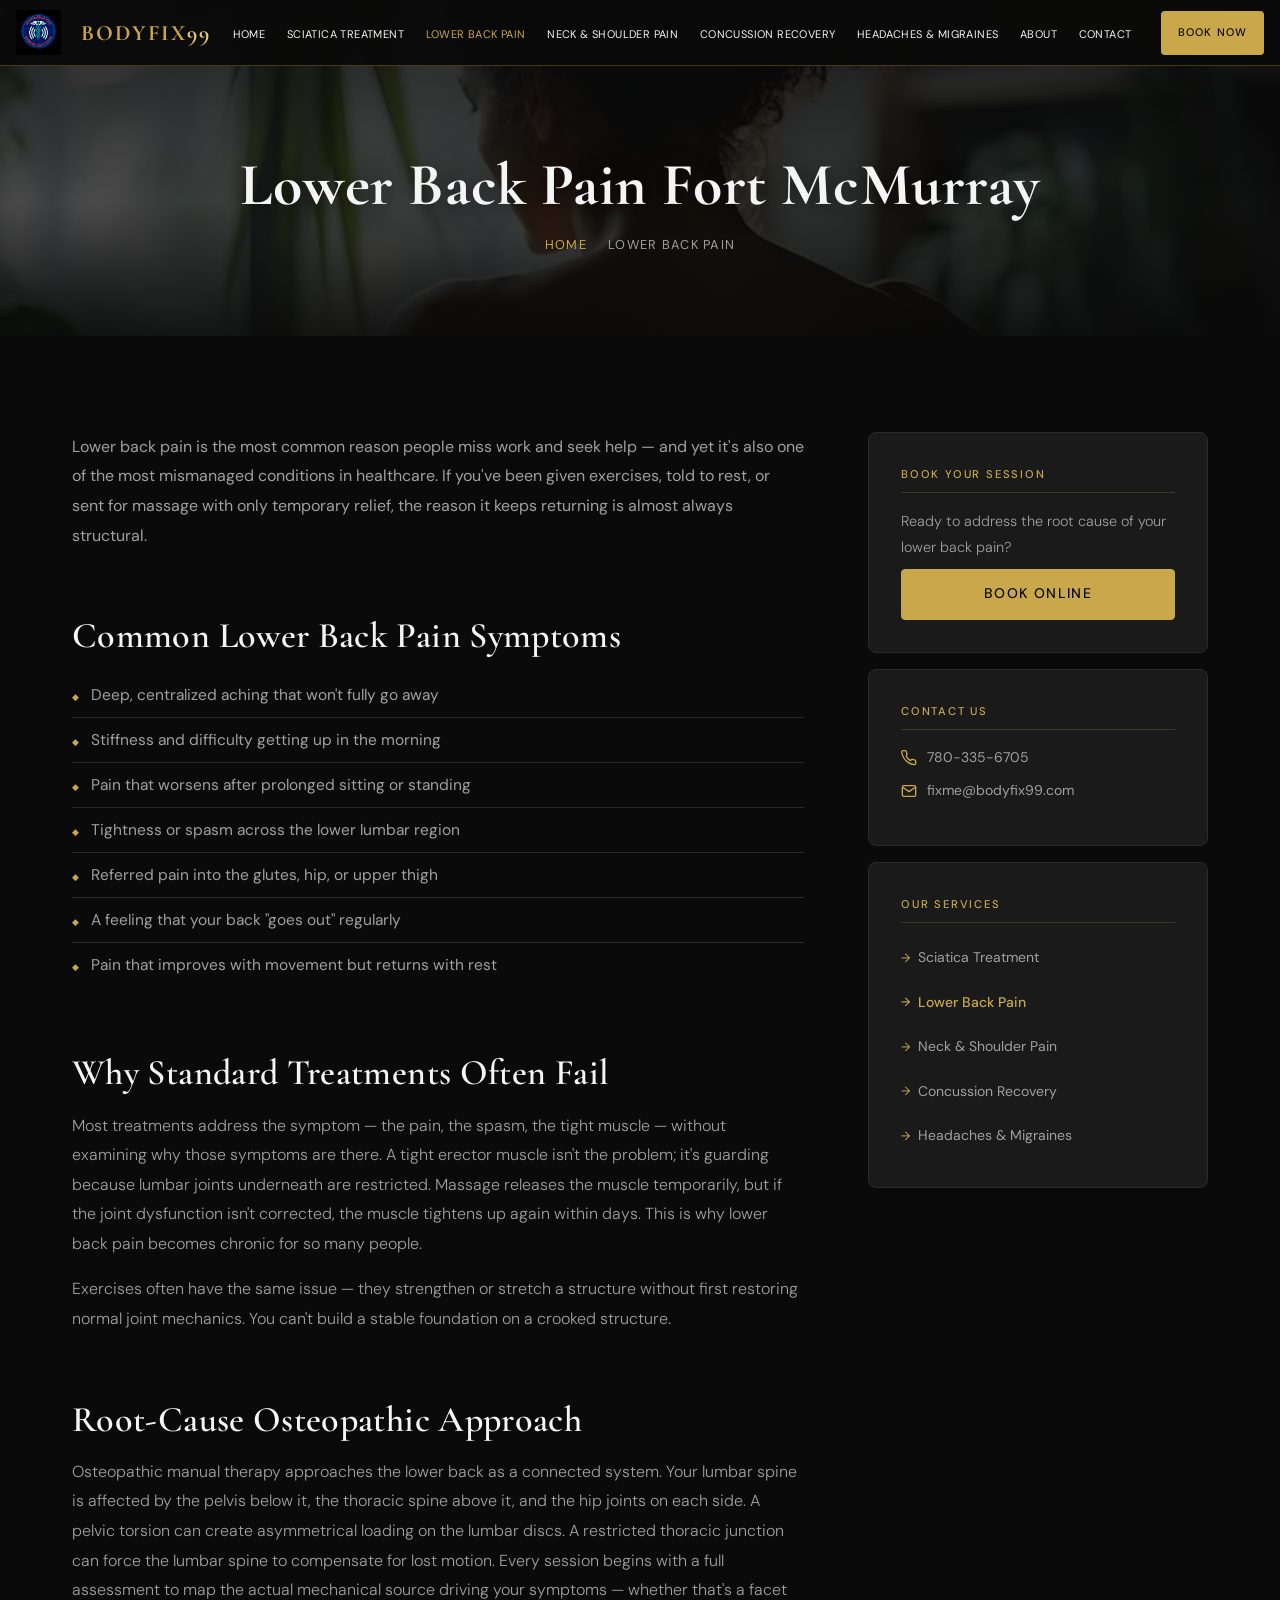
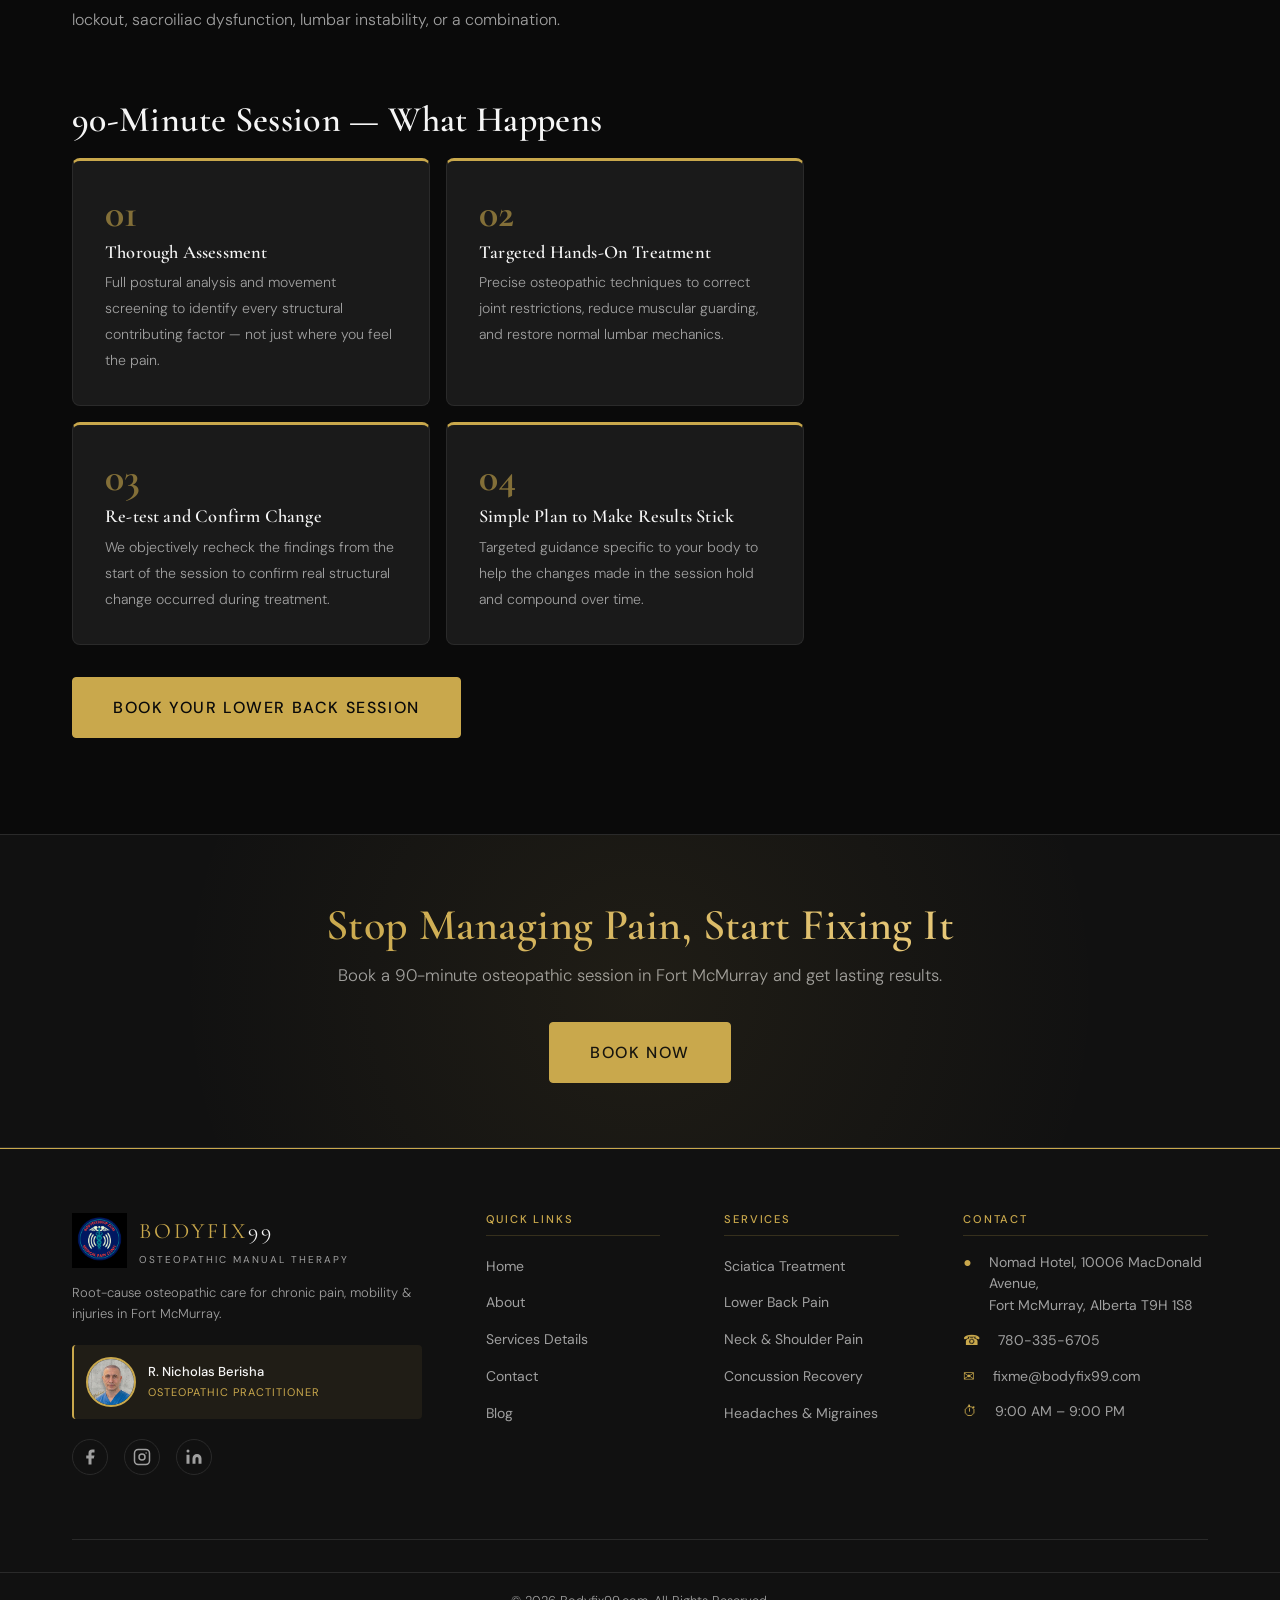
<file: lower-back-pain.html>
<!DOCTYPE html>
<html lang="en">

<head>
  <meta charset="UTF-8">
  <link rel="canonical" href="https://www.bodyfix99.com/lower-back-pain.html" />
  <meta name="viewport" content="width=device-width, initial-scale=1.0">
  <title>Lower Back Pain Fort McMurray | Bodyfix99</title>
  <meta name="description"
    content="Persistent lower back pain relief in Fort McMurray. Root-cause osteopathic treatment. Book your 90-minute session today.">
  <link rel="stylesheet" href="css/style.css">
  <style>
    /* ── Navbar overflow fix ── */
    .navbar__links a {
      font-size: 11px;
      letter-spacing: 0.4px;
    }

    .navbar__links {
      gap: 0.6rem;
    }

    .navbar__cta {
      white-space: nowrap;
      flex-shrink: 0;
      font-size: 11px;
      padding: 0.5rem 1rem;
    }

    .brand-logo {
      height: 45px !important;
      width: auto;
      object-fit: contain;
    }

    .navbar__inner {
      padding: 0 1rem;
      overflow: visible;
    }

    /* ── Page hero ── */
    .page-hero {
      position: relative;
      padding-top: calc(var(--navbar-height) + 5rem);
      padding-bottom: 5rem;
      background-image: url('images/img11.jpg');
      background-size: cover;
      background-position: center;
      background-attachment: fixed;
      overflow: hidden;
    }

    .page-hero::before {
      content: '';
      position: absolute;
      inset: 0;
      background: linear-gradient(to bottom, rgba(10, 10, 10, .88) 0%, rgba(10, 10, 10, .72) 60%, rgba(10, 10, 10, .95) 100%);
      z-index: 1;
    }

    .page-hero__content {
      position: relative;
      z-index: 2;
      text-align: center;
    }

    .page-hero__title {
      font-family: var(--font-heading);
      font-size: clamp(2.5rem, 5vw, 3.75rem);
      font-weight: 700;
      color: var(--text-primary);
      line-height: 1.1;
      margin-bottom: var(--space-md);
      text-shadow: 0 4px 24px rgba(0, 0, 0, .8);
    }

    /* ── Breadcrumb ── */
    .breadcrumb {
      display: flex;
      align-items: center;
      justify-content: center;
      gap: .5rem;
      font-family: var(--font-body);
      font-size: .8rem;
      letter-spacing: .1em;
      text-transform: uppercase;
      color: var(--text-secondary);
    }

    .breadcrumb a {
      color: var(--gold);
    }

    .breadcrumb a:hover {
      color: var(--gold-light);
    }

    .breadcrumb__sep {
      color: var(--border);
    }

    /* ── Service layout ── */
    .service-layout {
      display: grid;
      grid-template-columns: 1fr 340px;
      gap: var(--space-xl);
      align-items: start;
    }

    @media (max-width:1024px) {
      .service-layout {
        grid-template-columns: 1fr;
      }
    }

    .service-content h2 {
      font-size: clamp(1.6rem, 3vw, 2.25rem);
      margin-bottom: var(--space-md);
      margin-top: var(--space-xl);
      color: var(--text-primary);
    }

    .service-content h2:first-child {
      margin-top: 0;
    }

    .service-content p {
      color: var(--text-secondary);
      line-height: 1.85;
      font-size: 1rem;
      margin-bottom: var(--space-md);
      max-width: none;
    }

    /* ── Gold list ── */
    .gold-list {
      list-style: none;
      margin-bottom: var(--space-lg);
    }

    .gold-list li {
      display: flex;
      align-items: flex-start;
      gap: .75rem;
      padding: .6rem 0;
      border-bottom: 1px solid var(--border);
      color: var(--text-secondary);
      font-size: .97rem;
      line-height: 1.6;
    }

    .gold-list li:last-child {
      border-bottom: none;
    }

    .gold-list li::before {
      content: '◆';
      color: var(--gold);
      font-size: .55rem;
      flex-shrink: 0;
      margin-top: .45rem;
    }

    /* ── Steps grid ── */
    .steps-grid {
      display: grid;
      grid-template-columns: 1fr 1fr;
      gap: var(--space-md);
      margin-bottom: var(--space-lg);
    }

    @media (max-width:600px) {
      .steps-grid {
        grid-template-columns: 1fr;
      }
    }

    .step-card {
      background: var(--card-bg);
      border: 1px solid var(--border);
      border-top: 3px solid var(--gold);
      border-radius: var(--radius-md);
      padding: var(--space-lg);
      transition: border-color var(--transition), box-shadow var(--transition), transform var(--transition);
    }

    .step-card:hover {
      border-color: var(--gold);
      box-shadow: var(--shadow-gold);
      transform: translateY(-3px);
    }

    .step-card__num {
      font-family: var(--font-heading);
      font-size: 2.5rem;
      font-weight: 700;
      color: var(--gold);
      line-height: 1;
      margin-bottom: .5rem;
      opacity: .6;
    }

    .step-card h3 {
      font-size: 1.15rem;
      margin-bottom: .4rem;
      color: var(--text-primary);
    }

    .step-card p {
      font-size: .88rem;
      color: var(--text-secondary);
      margin: 0;
      max-width: none;
    }

    /* ── Sidebar ── */
    .sidebar {
      position: sticky;
      top: calc(var(--navbar-height) + 1.5rem);
      display: flex;
      flex-direction: column;
      gap: var(--space-md);
    }

    .sidebar-card {
      background: var(--card-bg);
      border: 1px solid var(--border);
      border-radius: var(--radius-md);
      padding: var(--space-lg);
    }

    .sidebar-card__title {
      font-family: var(--font-body);
      font-size: .7rem;
      font-weight: 500;
      letter-spacing: .16em;
      text-transform: uppercase;
      color: var(--gold);
      margin-bottom: var(--space-md);
      padding-bottom: .5rem;
      border-bottom: 1px solid rgba(201, 168, 76, .2);
    }

    .sidebar-contact-item {
      display: flex;
      align-items: center;
      gap: .6rem;
      font-size: .875rem;
      color: var(--text-secondary);
      margin-bottom: .6rem;
    }

    .sidebar-contact-item a {
      color: var(--text-secondary);
    }

    .sidebar-contact-item a:hover {
      color: var(--gold);
    }

    .sidebar-contact-item svg {
      color: var(--gold);
      flex-shrink: 0;
    }

    .sidebar-services-list {
      list-style: none;
      display: flex;
      flex-direction: column;
      gap: .4rem;
    }

    .sidebar-services-list a {
      display: flex;
      align-items: center;
      gap: .5rem;
      font-size: .875rem;
      color: var(--text-secondary);
      padding: .45rem 0;
      border-bottom: 1px solid var(--border);
      transition: color var(--transition), padding-left var(--transition);
    }

    .sidebar-services-list a:last-child {
      border-bottom: none;
    }

    .sidebar-services-list a:hover {
      color: var(--gold);
      padding-left: 6px;
    }

    .sidebar-services-list a.active {
      color: var(--gold);
      font-weight: 500;
    }

    .sidebar-services-list a::before {
      content: '→';
      font-size: .75rem;
      color: var(--gold);
    }

    /* ── Footer CTA ── */
    .footer-cta {
      background: var(--secondary-bg);
      border-top: 1px solid var(--border);
      border-bottom: 1px solid var(--border);
      padding-block: var(--space-xl);
      text-align: center;
      position: relative;
      overflow: hidden;
    }

    .footer-cta::before {
      content: '';
      position: absolute;
      inset: 0;
      background: radial-gradient(circle at center, rgba(201, 168, 76, .08) 0%, transparent 70%);
      pointer-events: none;
    }

    .footer-cta h2 {
      font-size: clamp(1.75rem, 3.5vw, 2.75rem);
      margin-bottom: var(--space-sm);
    }

    .footer-cta p {
      margin-inline: auto;
      margin-bottom: var(--space-lg);
      font-size: 1.05rem;
    }
  </style>
</head>

<body>

  <!-- Mobile Nav Overlay -->
  <div class="mobile-nav__overlay" id="mobileOverlay"></div>

  <!-- Mobile Nav -->
  <nav class="mobile-nav" id="mobileNav" aria-label="Mobile navigation">
    <button class="mobile-nav__close" id="mobileNavClose" aria-label="Close menu">&#10005;</button>
    <a href="index.html">Home</a>
    <a href="sciatica-treatment.html">Sciatica Treatment</a>
    <a href="lower-back-pain.html" class="active">Lower Back Pain</a>
    <a href="neck-shoulder-pain.html">Neck &amp; Shoulder Pain</a>
    <a href="concussion-recovery.html">Concussion Recovery</a>
    <a href="headaches-migraines.html">Headaches &amp; Migraines</a>
    <a href="about.html">About</a>
    <a href="contact.html">Contact</a>
    <a href="http://ramizosteopath.setmore.com/r" target="_blank" rel="noopener" class="mobile-nav__book">Book Now</a>
  </nav>

  <!-- Navbar -->
  <header class="navbar" id="mainNavbar">
    <div class="navbar__inner">
      <a href="index.html" class="navbar__brand">
        <img src="images/logo.png" alt="Bodyfix99 Logo" class="brand-logo">
        <div class="navbar__logo">BODYFIX<span>99</span></div>
      </a>
      <nav class="navbar__links" aria-label="Main navigation">
        <a href="index.html">Home</a>
        <a href="sciatica-treatment.html">Sciatica Treatment</a>
        <a href="lower-back-pain.html" class="active">Lower Back Pain</a>
        <a href="neck-shoulder-pain.html">Neck &amp; Shoulder Pain</a>
        <a href="concussion-recovery.html">Concussion Recovery</a>
        <a href="headaches-migraines.html">Headaches &amp; Migraines</a>
        <a href="about.html">About</a>
        <a href="contact.html">Contact</a>
      </nav>
      <a href="http://ramizosteopath.setmore.com/r" target="_blank" rel="noopener"
        class="btn btn-book-now navbar__cta">Book Now</a>
      <button class="hamburger" id="hamburgerBtn" aria-label="Toggle menu" aria-expanded="false"
        aria-controls="mobileNav">
        <span class="hamburger__line"></span>
        <span class="hamburger__line"></span>
        <span class="hamburger__line"></span>
      </button>
    </div>
  </header>

  <!-- Main Content -->
  <main>

    <!-- Hero -->
    <section class="page-hero">
      <div class="container page-hero__content fade-in">
        <h1 class="page-hero__title">Lower Back Pain Fort McMurray</h1>
        <nav class="breadcrumb" aria-label="Breadcrumb">
          <a href="index.html">Home</a>
          <span class="breadcrumb__sep">›</span>
          <span>Lower Back Pain</span>
        </nav>
      </div>
    </section>

    <!-- Content + Sidebar -->
    <section class="section section-lg">
      <div class="container">
        <div class="service-layout">

          <!-- Main Article -->
          <article class="service-content">
            <p class="lead fade-in">Lower back pain is the most common reason people miss work and seek help — and yet
              it's also one of the most mismanaged conditions in healthcare. If you've been given exercises, told to
              rest, or sent for massage with only temporary relief, the reason it keeps returning is almost always
              structural.</p>

            <h2 class="fade-in">Common Lower Back Pain Symptoms</h2>
            <ul class="gold-list fade-in">
              <li>Deep, centralized aching that won't fully go away</li>
              <li>Stiffness and difficulty getting up in the morning</li>
              <li>Pain that worsens after prolonged sitting or standing</li>
              <li>Tightness or spasm across the lower lumbar region</li>
              <li>Referred pain into the glutes, hip, or upper thigh</li>
              <li>A feeling that your back "goes out" regularly</li>
              <li>Pain that improves with movement but returns with rest</li>
            </ul>

            <h2 class="fade-in">Why Standard Treatments Often Fail</h2>
            <p class="fade-in">Most treatments address the symptom — the pain, the spasm, the tight muscle — without
              examining why those symptoms are there. A tight erector muscle isn't the problem; it's guarding because
              lumbar joints underneath are restricted. Massage releases the muscle temporarily, but if the joint
              dysfunction isn't corrected, the muscle tightens up again within days. This is why lower back pain becomes
              chronic for so many people.</p>
            <p class="fade-in">Exercises often have the same issue — they strengthen or stretch a structure without
              first restoring normal joint mechanics. You can't build a stable foundation on a crooked structure.</p>

            <h2 class="fade-in">Root-Cause Osteopathic Approach</h2>
            <p class="fade-in">Osteopathic manual therapy approaches the lower back as a connected system. Your lumbar
              spine is affected by the pelvis below it, the thoracic spine above it, and the hip joints on each side. A
              pelvic torsion can create asymmetrical loading on the lumbar discs. A restricted thoracic junction can
              force the lumbar spine to compensate for lost motion. Every session begins with a full assessment to map
              the actual mechanical source driving your symptoms — whether that's a facet lockout, sacroiliac
              dysfunction, lumbar instability, or a combination.</p>

            <h2 class="fade-in">90-Minute Session — What Happens</h2>
            <div class="steps-grid">
              <div class="step-card fade-in delay-1">
                <div class="step-card__num">01</div>
                <h3>Thorough Assessment</h3>
                <p>Full postural analysis and movement screening to identify every structural contributing factor — not
                  just where you feel the pain.</p>
              </div>
              <div class="step-card fade-in delay-2">
                <div class="step-card__num">02</div>
                <h3>Targeted Hands-On Treatment</h3>
                <p>Precise osteopathic techniques to correct joint restrictions, reduce muscular guarding, and restore
                  normal lumbar mechanics.</p>
              </div>
              <div class="step-card fade-in delay-3">
                <div class="step-card__num">03</div>
                <h3>Re-test and Confirm Change</h3>
                <p>We objectively recheck the findings from the start of the session to confirm real structural change
                  occurred during treatment.</p>
              </div>
              <div class="step-card fade-in delay-4">
                <div class="step-card__num">04</div>
                <h3>Simple Plan to Make Results Stick</h3>
                <p>Targeted guidance specific to your body to help the changes made in the session hold and compound
                  over time.</p>
              </div>
            </div>
            <div class="fade-in">
              <a href="http://ramizosteopath.setmore.com/r" target="_blank" rel="noopener"
                class="btn btn-primary btn-lg">Book Your Lower Back Session</a>
            </div>
          </article>

          <!-- Sidebar -->
          <aside class="sidebar">
            <div class="sidebar-card">
              <div class="sidebar-card__title">Book Your Session</div>
              <p style="font-size:.9rem;color:var(--text-secondary);margin-bottom:var(--space-sm);max-width:none;">Ready
                to address the root cause of your lower back pain?</p>
              <a href="http://ramizosteopath.setmore.com/r" target="_blank" rel="noopener"
                class="btn btn-primary btn-full">Book Online</a>
            </div>
            <div class="sidebar-card">
              <div class="sidebar-card__title">Contact Us</div>
              <div class="sidebar-contact-item">
                <svg xmlns="http://www.w3.org/2000/svg" width="16" height="16" viewBox="0 0 24 24" fill="none"
                  stroke="currentColor" stroke-width="2">
                  <path
                    d="M22 16.92v3a2 2 0 0 1-2.18 2 19.79 19.79 0 0 1-8.63-3.07A19.5 19.5 0 0 1 4.21 12 19.79 19.79 0 0 1 1.14 3.38 2 2 0 0 1 3.12 1h3a2 2 0 0 1 2 1.72 12.84 12.84 0 0 0 .7 2.81 2 2 0 0 1-.45 2.11L8.09 9.91a16 16 0 0 0 6 6l1.27-1.27a2 2 0 0 1 2.11-.45 12.84 12.84 0 0 0 2.81.7A2 2 0 0 1 22 16.92z">
                  </path>
                </svg>
                <a href="tel:+17803356705">780-335-6705</a>
              </div>
              <div class="sidebar-contact-item">
                <svg xmlns="http://www.w3.org/2000/svg" width="16" height="16" viewBox="0 0 24 24" fill="none"
                  stroke="currentColor" stroke-width="2">
                  <path d="M4 4h16c1.1 0 2 .9 2 2v12c0 1.1-.9 2-2 2H4c-1.1 0-2-.9-2-2V6c0-1.1.9-2 2-2z"></path>
                  <polyline points="22,6 12,13 2,6"></polyline>
                </svg>
                <a href="mailto:fixme@bodyfix99.com">fixme@bodyfix99.com</a>
              </div>
            </div>
            <div class="sidebar-card">
              <div class="sidebar-card__title">Our Services</div>
              <ul class="sidebar-services-list">
                <li><a href="sciatica-treatment.html">Sciatica Treatment</a></li>
                <li><a href="lower-back-pain.html" class="active">Lower Back Pain</a></li>
                <li><a href="neck-shoulder-pain.html">Neck &amp; Shoulder Pain</a></li>
                <li><a href="concussion-recovery.html">Concussion Recovery</a></li>
                <li><a href="headaches-migraines.html">Headaches &amp; Migraines</a></li>
              </ul>
            </div>
          </aside>

        </div>
      </div>
    </section>

    <!-- Footer CTA -->
    <div class="footer-cta fade-in">
      <div class="container">
        <h2 class="gradient-text" style="display:inline-block">Stop Managing Pain, Start Fixing It</h2>
        <p>Book a 90-minute osteopathic session in Fort McMurray and get lasting results.</p>
        <a href="http://ramizosteopath.setmore.com/r" target="_blank" rel="noopener" class="btn btn-primary btn-lg">Book
          Now</a>
      </div>
    </div>

  </main>

  <!-- Footer -->
  <footer class="footer">
    <div class="container">
      <div class="footer__grid">

        <!-- Col 1: Brand -->
        <div class="footer__col">
          <div class="footer__brand">
            <div style="display:flex; align-items:center; gap:12px; margin-bottom:15px;">
              <img src="images/logo.png" alt="Bodyfix99 Logo" style="height:55px; width:auto; object-fit:contain;">
              <div>
                <div style="font-family:'Cormorant Garamond',serif; color:#c9a84c; font-size:22px; letter-spacing:3px;">
                  BODYFIX<span style="color:#f5f5f5;">99</span></div>
                <div style="font-size:10px; color:#a0a0a0; letter-spacing:2px; text-transform:uppercase;">Osteopathic
                  Manual Therapy</div>
              </div>
            </div>
            <p style="color:#a0a0a0; font-size:13px; line-height:1.6; margin-bottom:20px;">Root-cause osteopathic care
              for chronic pain, mobility &amp; injuries in Fort McMurray.</p>
            <div
              style="display:flex; align-items:center; gap:12px; margin-bottom:20px; padding:12px; background:rgba(201,168,76,0.08); border-left:2px solid #c9a84c; border-radius:4px;">
              <img src="images/nicholas-berisha.jpeg" alt="R. Nicholas Berisha"
                style="width:50px; height:50px; border-radius:50%; object-fit:cover; object-position:top; border:2px solid #c9a84c; flex-shrink:0;">
              <div>
                <div style="color:#f5f5f5; font-size:13px; font-weight:500;">R. Nicholas Berisha</div>
                <div style="color:#c9a84c; font-size:11px; letter-spacing:1px; text-transform:uppercase;">Osteopathic
                  Practitioner</div>
              </div>
            </div>
            <div class="footer__socials">
              <a href="#" aria-label="Facebook" class="footer__social-icon">
                <svg xmlns="http://www.w3.org/2000/svg" width="18" height="18" viewBox="0 0 24 24" fill="currentColor">
                  <path d="M18 2h-3a5 5 0 0 0-5 5v3H7v4h3v8h4v-8h3l1-4h-4V7a1 1 0 0 1 1-1h3z" />
                </svg>
              </a>
              <a href="#" aria-label="Instagram" class="footer__social-icon">
                <svg xmlns="http://www.w3.org/2000/svg" width="18" height="18" viewBox="0 0 24 24" fill="none"
                  stroke="currentColor" stroke-width="2">
                  <rect x="2" y="2" width="20" height="20" rx="5" ry="5" />
                  <circle cx="12" cy="12" r="4" />
                  <circle cx="17.5" cy="6.5" r="1" fill="currentColor" stroke="none" />
                </svg>
              </a>
              <a href="#" aria-label="LinkedIn" class="footer__social-icon">
                <svg xmlns="http://www.w3.org/2000/svg" width="18" height="18" viewBox="0 0 24 24" fill="currentColor">
                  <path d="M16 8a6 6 0 0 1 6 6v7h-4v-7a2 2 0 0 0-2-2 2 2 0 0 0-2 2v7h-4v-7a6 6 0 0 1 6-6z" />
                  <rect x="2" y="9" width="4" height="12" />
                  <circle cx="4" cy="4" r="2" />
                </svg>
              </a>
            </div>
          </div>
        </div>

        <!-- Col 2: Quick Links -->
        <div class="footer__col">
          <h4 class="footer__heading">Quick Links</h4>
          <ul class="footer__links">
            <li><a href="index.html">Home</a></li>
            <li><a href="about.html">About</a></li>
            <li><a href="services.html">Services Details</a></li>
            <li><a href="contact.html">Contact</a></li>
            <li><a href="blog.html">Blog</a></li>
          </ul>
        </div>

        <!-- Col 3: Services -->
        <div class="footer__col">
          <h4 class="footer__heading">Services</h4>
          <ul class="footer__links">
            <li><a href="sciatica-treatment.html">Sciatica Treatment</a></li>
            <li><a href="lower-back-pain.html">Lower Back Pain</a></li>
            <li><a href="neck-shoulder-pain.html">Neck &amp; Shoulder Pain</a></li>
            <li><a href="concussion-recovery.html">Concussion Recovery</a></li>
            <li><a href="headaches-migraines.html">Headaches &amp; Migraines</a></li>
          </ul>
        </div>

        <!-- Col 4: Contact -->
        <div class="footer__col">
          <h4 class="footer__heading">Contact</h4>
          <ul class="footer__contact">
            <li>
              <span style="color:#c9a84c; margin-right:8px;">&#9679;</span>
              <span>Nomad Hotel, 10006 MacDonald Avenue,<br>Fort McMurray, Alberta T9H 1S8</span>
            </li>
            <li>
              <span style="color:#c9a84c; margin-right:8px;">&#9742;</span>
              <a href="tel:+17803356705">780-335-6705</a>
            </li>
            <li>
              <span style="color:#c9a84c; margin-right:8px;">&#9993;</span>
              <a href="mailto:fixme@bodyfix99.com">fixme@bodyfix99.com</a>
            </li>
            <li>
              <span style="color:#c9a84c; margin-right:8px;">&#9201;</span>
              <span>9:00 AM – 9:00 PM</span>
            </li>
          </ul>
        </div>

      </div>
    </div>
    <div class="footer__bottom">
      <div class="container">
        <p>&copy; 2026 Bodyfix99.com. All Rights Reserved.</p>
      </div>
    </div>
  </footer>

  <script src="js/main.js"></script>
</body>

</html>
</file>
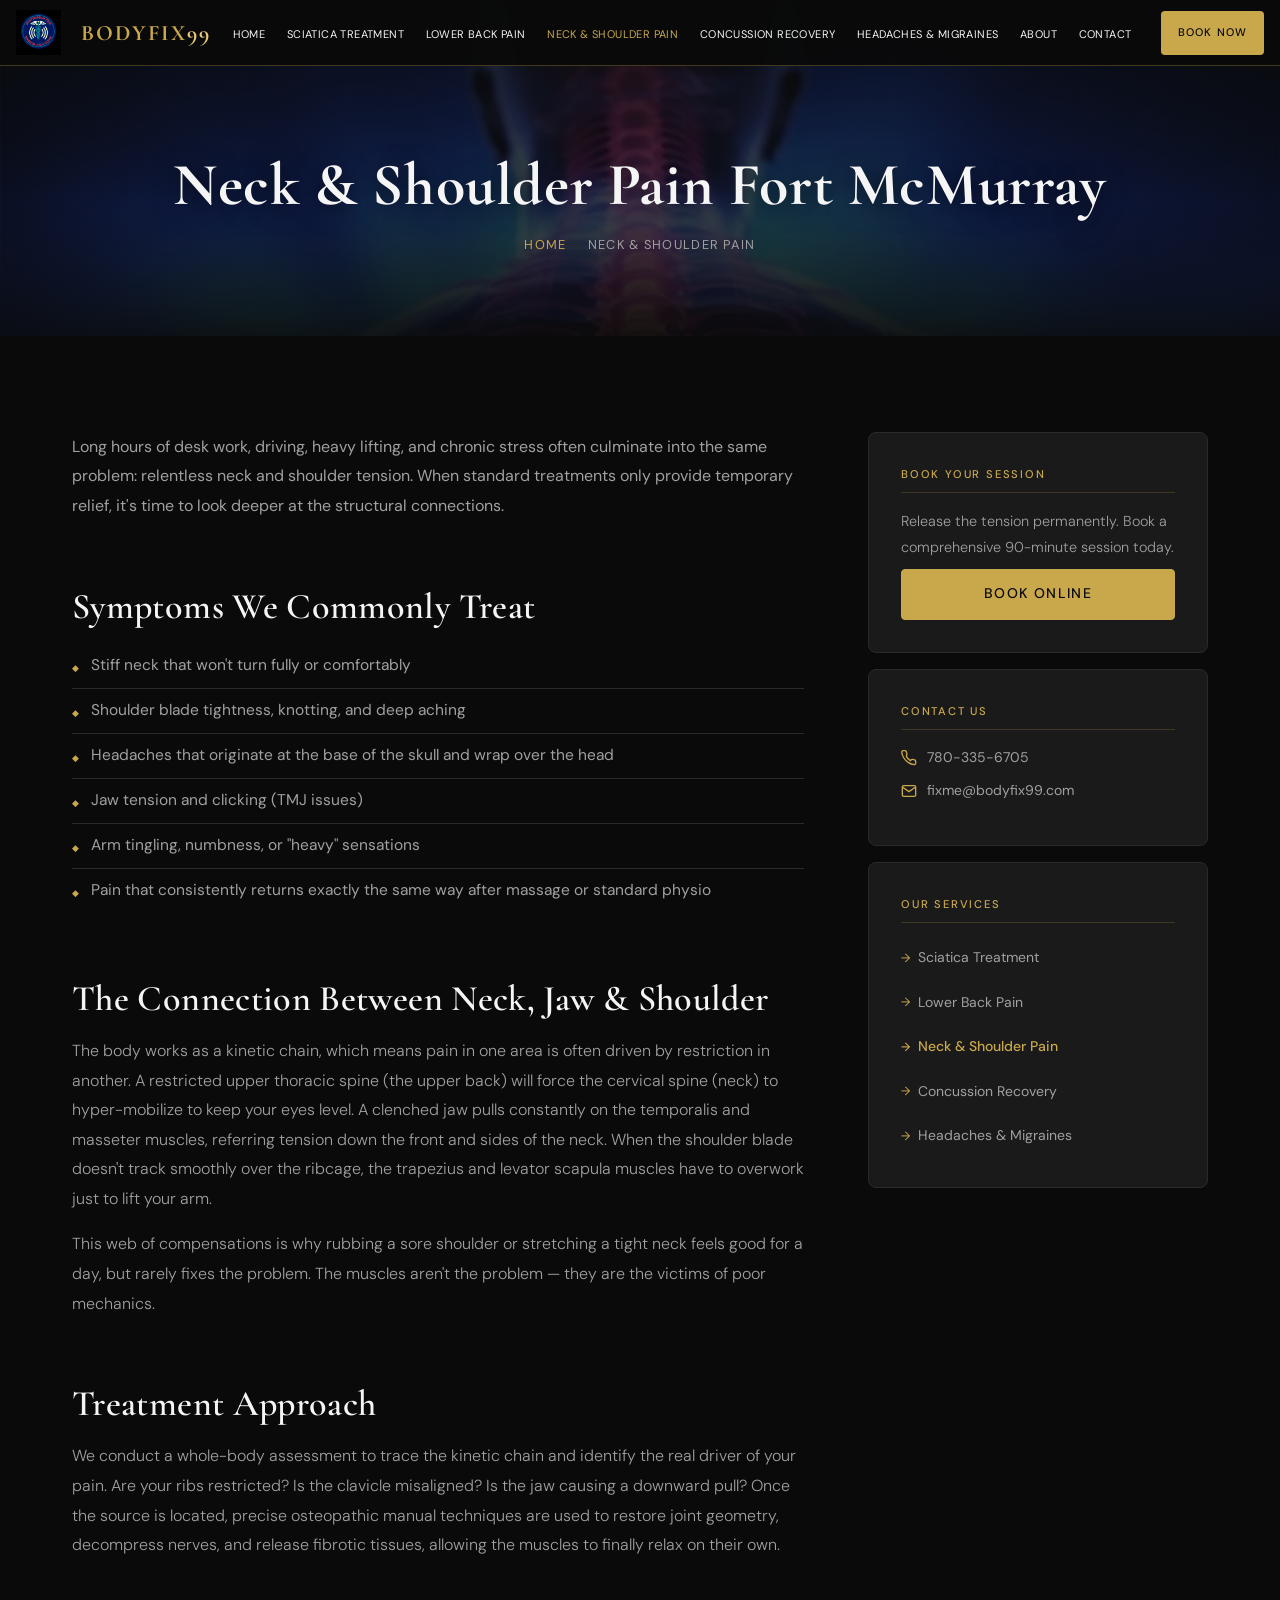
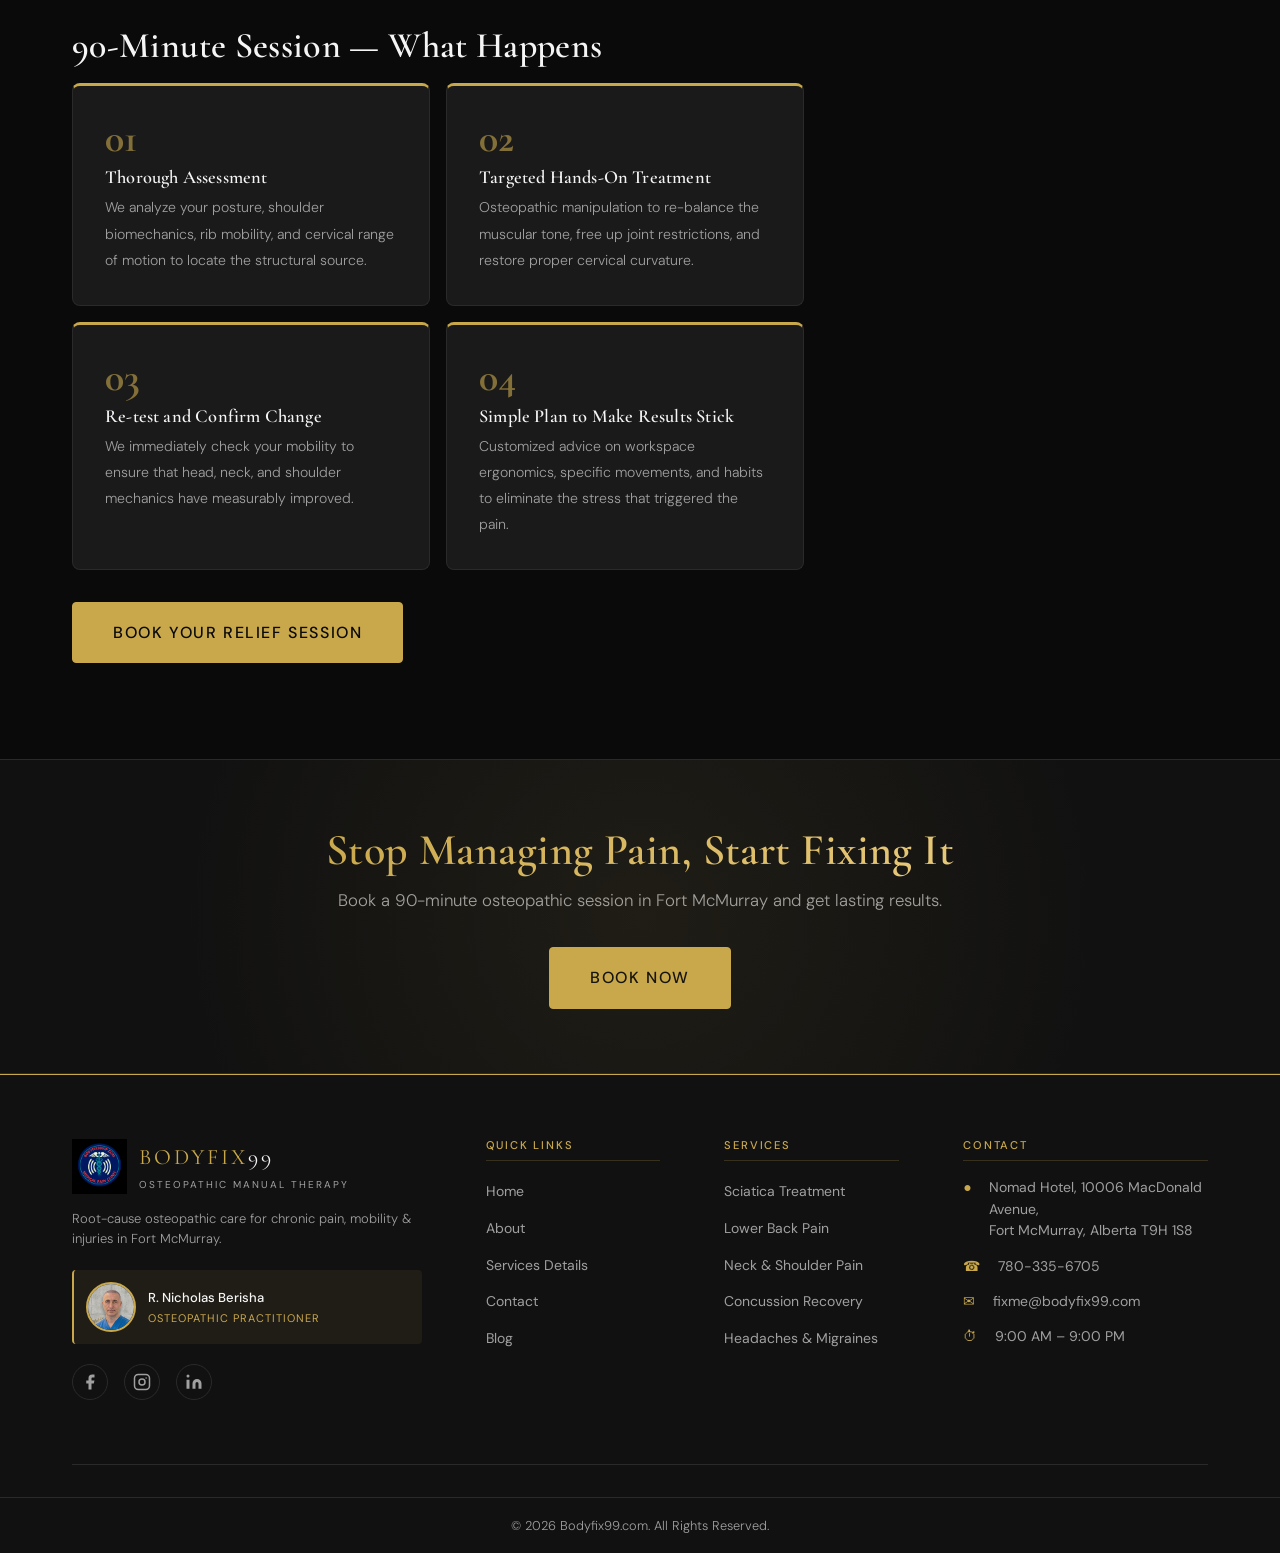
<file: neck-shoulder-pain.html>
<!DOCTYPE html>
<html lang="en">

<head>
  <meta charset="UTF-8">
  <link rel="canonical" href="https://www.bodyfix99.com/neck-shoulder-pain.html" />
  <meta name="viewport" content="width=device-width, initial-scale=1.0">
  <title>Neck & Shoulder Pain Fort McMurray | Bodyfix99</title>
  <meta name="description"
    content="Expert neck and shoulder pain relief in Fort McMurray from desk work, driving, or stress. Root-cause osteopathic care. Book today.">
  <link rel="stylesheet" href="css/style.css">
  <style>
    /* ── Navbar overflow fix ── */
    .navbar__links a {
      font-size: 11px;
      letter-spacing: 0.4px;
    }

    .navbar__links {
      gap: 0.6rem;
    }

    .navbar__cta {
      white-space: nowrap;
      flex-shrink: 0;
      font-size: 11px;
      padding: 0.5rem 1rem;
    }

    .brand-logo {
      height: 45px !important;
      width: auto;
      object-fit: contain;
    }

    .navbar__inner {
      padding: 0 1rem;
      overflow: visible;
    }

    /* ── Page hero ── */
    .page-hero {
      position: relative;
      padding-top: calc(var(--navbar-height) + 5rem);
      padding-bottom: 5rem;
      background-image: url('images/img12.jpg');
      background-size: cover;
      background-position: center;
      background-attachment: fixed;
      overflow: hidden;
    }

    .page-hero::before {
      content: '';
      position: absolute;
      inset: 0;
      background: linear-gradient(to bottom, rgba(10, 10, 10, .88) 0%, rgba(10, 10, 10, .72) 60%, rgba(10, 10, 10, .95) 100%);
      z-index: 1;
    }

    .page-hero__content {
      position: relative;
      z-index: 2;
      text-align: center;
    }

    .page-hero__title {
      font-family: var(--font-heading);
      font-size: clamp(2.5rem, 5vw, 3.75rem);
      font-weight: 700;
      color: var(--text-primary);
      line-height: 1.1;
      margin-bottom: var(--space-md);
      text-shadow: 0 4px 24px rgba(0, 0, 0, .8);
    }

    /* ── Breadcrumb ── */
    .breadcrumb {
      display: flex;
      align-items: center;
      justify-content: center;
      gap: .5rem;
      font-family: var(--font-body);
      font-size: .8rem;
      letter-spacing: .1em;
      text-transform: uppercase;
      color: var(--text-secondary);
    }

    .breadcrumb a {
      color: var(--gold);
    }

    .breadcrumb a:hover {
      color: var(--gold-light);
    }

    .breadcrumb__sep {
      color: var(--border);
    }

    /* ── Service layout ── */
    .service-layout {
      display: grid;
      grid-template-columns: 1fr 340px;
      gap: var(--space-xl);
      align-items: start;
    }

    @media (max-width:1024px) {
      .service-layout {
        grid-template-columns: 1fr;
      }
    }

    .service-content h2 {
      font-size: clamp(1.6rem, 3vw, 2.25rem);
      margin-bottom: var(--space-md);
      margin-top: var(--space-xl);
      color: var(--text-primary);
    }

    .service-content h2:first-child {
      margin-top: 0;
    }

    .service-content p {
      color: var(--text-secondary);
      line-height: 1.85;
      font-size: 1rem;
      margin-bottom: var(--space-md);
      max-width: none;
    }

    /* ── Gold list ── */
    .gold-list {
      list-style: none;
      margin-bottom: var(--space-lg);
    }

    .gold-list li {
      display: flex;
      align-items: flex-start;
      gap: .75rem;
      padding: .6rem 0;
      border-bottom: 1px solid var(--border);
      color: var(--text-secondary);
      font-size: .97rem;
      line-height: 1.6;
    }

    .gold-list li:last-child {
      border-bottom: none;
    }

    .gold-list li::before {
      content: '◆';
      color: var(--gold);
      font-size: .55rem;
      flex-shrink: 0;
      margin-top: .45rem;
    }

    /* ── Steps grid ── */
    .steps-grid {
      display: grid;
      grid-template-columns: 1fr 1fr;
      gap: var(--space-md);
      margin-bottom: var(--space-lg);
    }

    @media (max-width:600px) {
      .steps-grid {
        grid-template-columns: 1fr;
      }
    }

    .step-card {
      background: var(--card-bg);
      border: 1px solid var(--border);
      border-top: 3px solid var(--gold);
      border-radius: var(--radius-md);
      padding: var(--space-lg);
      transition: border-color var(--transition), box-shadow var(--transition), transform var(--transition);
    }

    .step-card:hover {
      border-color: var(--gold);
      box-shadow: var(--shadow-gold);
      transform: translateY(-3px);
    }

    .step-card__num {
      font-family: var(--font-heading);
      font-size: 2.5rem;
      font-weight: 700;
      color: var(--gold);
      line-height: 1;
      margin-bottom: .5rem;
      opacity: .6;
    }

    .step-card h3 {
      font-size: 1.15rem;
      margin-bottom: .4rem;
      color: var(--text-primary);
    }

    .step-card p {
      font-size: .88rem;
      color: var(--text-secondary);
      margin: 0;
      max-width: none;
    }

    /* ── Sidebar ── */
    .sidebar {
      position: sticky;
      top: calc(var(--navbar-height) + 1.5rem);
      display: flex;
      flex-direction: column;
      gap: var(--space-md);
    }

    .sidebar-card {
      background: var(--card-bg);
      border: 1px solid var(--border);
      border-radius: var(--radius-md);
      padding: var(--space-lg);
    }

    .sidebar-card__title {
      font-family: var(--font-body);
      font-size: .7rem;
      font-weight: 500;
      letter-spacing: .16em;
      text-transform: uppercase;
      color: var(--gold);
      margin-bottom: var(--space-md);
      padding-bottom: .5rem;
      border-bottom: 1px solid rgba(201, 168, 76, .2);
    }

    .sidebar-contact-item {
      display: flex;
      align-items: center;
      gap: .6rem;
      font-size: .875rem;
      color: var(--text-secondary);
      margin-bottom: .6rem;
    }

    .sidebar-contact-item a {
      color: var(--text-secondary);
    }

    .sidebar-contact-item a:hover {
      color: var(--gold);
    }

    .sidebar-contact-item svg {
      color: var(--gold);
      flex-shrink: 0;
    }

    .sidebar-services-list {
      list-style: none;
      display: flex;
      flex-direction: column;
      gap: .4rem;
    }

    .sidebar-services-list a {
      display: flex;
      align-items: center;
      gap: .5rem;
      font-size: .875rem;
      color: var(--text-secondary);
      padding: .45rem 0;
      border-bottom: 1px solid var(--border);
      transition: color var(--transition), padding-left var(--transition);
    }

    .sidebar-services-list a:last-child {
      border-bottom: none;
    }

    .sidebar-services-list a:hover {
      color: var(--gold);
      padding-left: 6px;
    }

    .sidebar-services-list a.active {
      color: var(--gold);
      font-weight: 500;
    }

    .sidebar-services-list a::before {
      content: '→';
      font-size: .75rem;
      color: var(--gold);
    }

    /* ── Footer CTA ── */
    .footer-cta {
      background: var(--secondary-bg);
      border-top: 1px solid var(--border);
      border-bottom: 1px solid var(--border);
      padding-block: var(--space-xl);
      text-align: center;
      position: relative;
      overflow: hidden;
    }

    .footer-cta::before {
      content: '';
      position: absolute;
      inset: 0;
      background: radial-gradient(circle at center, rgba(201, 168, 76, .08) 0%, transparent 70%);
      pointer-events: none;
    }

    .footer-cta h2 {
      font-size: clamp(1.75rem, 3.5vw, 2.75rem);
      margin-bottom: var(--space-sm);
    }

    .footer-cta p {
      margin-inline: auto;
      margin-bottom: var(--space-lg);
      font-size: 1.05rem;
    }
  </style>
</head>

<body>

  <!-- Mobile Nav Overlay -->
  <div class="mobile-nav__overlay" id="mobileOverlay"></div>

  <!-- Mobile Nav -->
  <nav class="mobile-nav" id="mobileNav" aria-label="Mobile navigation">
    <button class="mobile-nav__close" id="mobileNavClose" aria-label="Close menu">&#10005;</button>
    <a href="index.html">Home</a>
    <a href="sciatica-treatment.html">Sciatica Treatment</a>
    <a href="lower-back-pain.html">Lower Back Pain</a>
    <a href="neck-shoulder-pain.html" class="active">Neck &amp; Shoulder Pain</a>
    <a href="concussion-recovery.html">Concussion Recovery</a>
    <a href="headaches-migraines.html">Headaches &amp; Migraines</a>
    <a href="about.html">About</a>
    <a href="contact.html">Contact</a>
    <a href="http://ramizosteopath.setmore.com/r" target="_blank" rel="noopener" class="mobile-nav__book">Book Now</a>
  </nav>

  <!-- Navbar -->
  <header class="navbar" id="mainNavbar">
    <div class="navbar__inner">
      <a href="index.html" class="navbar__brand">
        <img src="images/logo.png" alt="Bodyfix99 Logo" class="brand-logo">
        <div class="navbar__logo">BODYFIX<span>99</span></div>
      </a>
      <nav class="navbar__links" aria-label="Main navigation">
        <a href="index.html">Home</a>
        <a href="sciatica-treatment.html">Sciatica Treatment</a>
        <a href="lower-back-pain.html">Lower Back Pain</a>
        <a href="neck-shoulder-pain.html" class="active">Neck &amp; Shoulder Pain</a>
        <a href="concussion-recovery.html">Concussion Recovery</a>
        <a href="headaches-migraines.html">Headaches &amp; Migraines</a>
        <a href="about.html">About</a>
        <a href="contact.html">Contact</a>
      </nav>
      <a href="http://ramizosteopath.setmore.com/r" target="_blank" rel="noopener"
        class="btn btn-book-now navbar__cta">Book Now</a>
      <button class="hamburger" id="hamburgerBtn" aria-label="Toggle menu" aria-expanded="false"
        aria-controls="mobileNav">
        <span class="hamburger__line"></span>
        <span class="hamburger__line"></span>
        <span class="hamburger__line"></span>
      </button>
    </div>
  </header>

  <!-- Main Content -->
  <main>

    <!-- Hero -->
    <section class="page-hero">
      <div class="container page-hero__content fade-in">
        <h1 class="page-hero__title">Neck & Shoulder Pain Fort McMurray</h1>
        <nav class="breadcrumb" aria-label="Breadcrumb">
          <a href="index.html">Home</a>
          <span class="breadcrumb__sep">›</span>
          <span>Neck & Shoulder Pain</span>
        </nav>
      </div>
    </section>

    <!-- Content + Sidebar -->
    <section class="section section-lg">
      <div class="container">
        <div class="service-layout">

          <!-- Main Article -->
          <article class="service-content">
            <p class="lead fade-in">Long hours of desk work, driving, heavy lifting, and chronic stress often culminate
              into the same problem: relentless neck and shoulder tension. When standard treatments only provide
              temporary relief, it's time to look deeper at the structural connections.</p>

            <h2 class="fade-in">Symptoms We Commonly Treat</h2>
            <ul class="gold-list fade-in">
              <li>Stiff neck that won't turn fully or comfortably</li>
              <li>Shoulder blade tightness, knotting, and deep aching</li>
              <li>Headaches that originate at the base of the skull and wrap over the head</li>
              <li>Jaw tension and clicking (TMJ issues)</li>
              <li>Arm tingling, numbness, or "heavy" sensations</li>
              <li>Pain that consistently returns exactly the same way after massage or standard physio</li>
            </ul>

            <h2 class="fade-in">The Connection Between Neck, Jaw & Shoulder</h2>
            <p class="fade-in">The body works as a kinetic chain, which means pain in one area is often driven by
              restriction in another. A restricted upper thoracic spine (the upper back) will force the cervical spine
              (neck) to hyper-mobilize to keep your eyes level. A clenched jaw pulls constantly on the temporalis and
              masseter muscles, referring tension down the front and sides of the neck. When the shoulder blade doesn't
              track smoothly over the ribcage, the trapezius and levator scapula muscles have to overwork just to lift
              your arm.</p>
            <p class="fade-in">This web of compensations is why rubbing a sore shoulder or stretching a tight neck feels
              good for a day, but rarely fixes the problem. The muscles aren't the problem — they are the victims of
              poor mechanics.</p>

            <h2 class="fade-in">Treatment Approach</h2>
            <p class="fade-in">We conduct a whole-body assessment to trace the kinetic chain and identify the real
              driver of your pain. Are your ribs restricted? Is the clavicle misaligned? Is the jaw causing a downward
              pull? Once the source is located, precise osteopathic manual techniques are used to restore joint
              geometry, decompress nerves, and release fibrotic tissues, allowing the muscles to finally relax on their
              own.</p>

            <h2 class="fade-in">90-Minute Session — What Happens</h2>
            <div class="steps-grid">
              <div class="step-card fade-in delay-1">
                <div class="step-card__num">01</div>
                <h3>Thorough Assessment</h3>
                <p>We analyze your posture, shoulder biomechanics, rib mobility, and cervical range of motion to locate
                  the structural source.</p>
              </div>
              <div class="step-card fade-in delay-2">
                <div class="step-card__num">02</div>
                <h3>Targeted Hands-On Treatment</h3>
                <p>Osteopathic manipulation to re-balance the muscular tone, free up joint restrictions, and restore
                  proper cervical curvature.</p>
              </div>
              <div class="step-card fade-in delay-3">
                <div class="step-card__num">03</div>
                <h3>Re-test and Confirm Change</h3>
                <p>We immediately check your mobility to ensure that head, neck, and shoulder mechanics have measurably
                  improved.</p>
              </div>
              <div class="step-card fade-in delay-4">
                <div class="step-card__num">04</div>
                <h3>Simple Plan to Make Results Stick</h3>
                <p>Customized advice on workspace ergonomics, specific movements, and habits to eliminate the stress
                  that triggered the pain.</p>
              </div>
            </div>
            <div class="fade-in">
              <a href="http://ramizosteopath.setmore.com/r" target="_blank" rel="noopener"
                class="btn btn-primary btn-lg">Book Your Relief Session</a>
            </div>
          </article>

          <!-- Sidebar -->
          <aside class="sidebar">
            <div class="sidebar-card">
              <div class="sidebar-card__title">Book Your Session</div>
              <p style="font-size:.9rem;color:var(--text-secondary);margin-bottom:var(--space-sm);max-width:none;">
                Release the tension permanently. Book a comprehensive 90-minute session today.</p>
              <a href="http://ramizosteopath.setmore.com/r" target="_blank" rel="noopener"
                class="btn btn-primary btn-full">Book Online</a>
            </div>
            <div class="sidebar-card">
              <div class="sidebar-card__title">Contact Us</div>
              <div class="sidebar-contact-item">
                <svg xmlns="http://www.w3.org/2000/svg" width="16" height="16" viewBox="0 0 24 24" fill="none"
                  stroke="currentColor" stroke-width="2">
                  <path
                    d="M22 16.92v3a2 2 0 0 1-2.18 2 19.79 19.79 0 0 1-8.63-3.07A19.5 19.5 0 0 1 4.21 12 19.79 19.79 0 0 1 1.14 3.38 2 2 0 0 1 3.12 1h3a2 2 0 0 1 2 1.72 12.84 12.84 0 0 0 .7 2.81 2 2 0 0 1-.45 2.11L8.09 9.91a16 16 0 0 0 6 6l1.27-1.27a2 2 0 0 1 2.11-.45 12.84 12.84 0 0 0 2.81.7A2 2 0 0 1 22 16.92z">
                  </path>
                </svg>
                <a href="tel:+17803356705">780-335-6705</a>
              </div>
              <div class="sidebar-contact-item">
                <svg xmlns="http://www.w3.org/2000/svg" width="16" height="16" viewBox="0 0 24 24" fill="none"
                  stroke="currentColor" stroke-width="2">
                  <path d="M4 4h16c1.1 0 2 .9 2 2v12c0 1.1-.9 2-2 2H4c-1.1 0-2-.9-2-2V6c0-1.1.9-2 2-2z"></path>
                  <polyline points="22,6 12,13 2,6"></polyline>
                </svg>
                <a href="mailto:fixme@bodyfix99.com">fixme@bodyfix99.com</a>
              </div>
            </div>
            <div class="sidebar-card">
              <div class="sidebar-card__title">Our Services</div>
              <ul class="sidebar-services-list">
                <li><a href="sciatica-treatment.html">Sciatica Treatment</a></li>
                <li><a href="lower-back-pain.html">Lower Back Pain</a></li>
                <li><a href="neck-shoulder-pain.html" class="active">Neck &amp; Shoulder Pain</a></li>
                <li><a href="concussion-recovery.html">Concussion Recovery</a></li>
                <li><a href="headaches-migraines.html">Headaches &amp; Migraines</a></li>
              </ul>
            </div>
          </aside>

        </div>
      </div>
    </section>

    <!-- Footer CTA -->
    <div class="footer-cta fade-in">
      <div class="container">
        <h2 class="gradient-text" style="display:inline-block">Stop Managing Pain, Start Fixing It</h2>
        <p>Book a 90-minute osteopathic session in Fort McMurray and get lasting results.</p>
        <a href="http://ramizosteopath.setmore.com/r" target="_blank" rel="noopener" class="btn btn-primary btn-lg">Book
          Now</a>
      </div>
    </div>

  </main>

  <!-- Footer -->
  <footer class="footer">
    <div class="container">
      <div class="footer__grid">

        <!-- Col 1: Brand -->
        <div class="footer__col">
          <div class="footer__brand">
            <div style="display:flex; align-items:center; gap:12px; margin-bottom:15px;">
              <img src="images/logo.png" alt="Bodyfix99 Logo" style="height:55px; width:auto; object-fit:contain;">
              <div>
                <div style="font-family:'Cormorant Garamond',serif; color:#c9a84c; font-size:22px; letter-spacing:3px;">
                  BODYFIX<span style="color:#f5f5f5;">99</span></div>
                <div style="font-size:10px; color:#a0a0a0; letter-spacing:2px; text-transform:uppercase;">Osteopathic
                  Manual Therapy</div>
              </div>
            </div>
            <p style="color:#a0a0a0; font-size:13px; line-height:1.6; margin-bottom:20px;">Root-cause osteopathic care
              for chronic pain, mobility &amp; injuries in Fort McMurray.</p>
            <div
              style="display:flex; align-items:center; gap:12px; margin-bottom:20px; padding:12px; background:rgba(201,168,76,0.08); border-left:2px solid #c9a84c; border-radius:4px;">
              <img src="images/nicholas-berisha.jpeg" alt="R. Nicholas Berisha"
                style="width:50px; height:50px; border-radius:50%; object-fit:cover; object-position:top; border:2px solid #c9a84c; flex-shrink:0;">
              <div>
                <div style="color:#f5f5f5; font-size:13px; font-weight:500;">R. Nicholas Berisha</div>
                <div style="color:#c9a84c; font-size:11px; letter-spacing:1px; text-transform:uppercase;">Osteopathic
                  Practitioner</div>
              </div>
            </div>
            <div class="footer__socials">
              <a href="#" aria-label="Facebook" class="footer__social-icon">
                <svg xmlns="http://www.w3.org/2000/svg" width="18" height="18" viewBox="0 0 24 24" fill="currentColor">
                  <path d="M18 2h-3a5 5 0 0 0-5 5v3H7v4h3v8h4v-8h3l1-4h-4V7a1 1 0 0 1 1-1h3z" />
                </svg>
              </a>
              <a href="#" aria-label="Instagram" class="footer__social-icon">
                <svg xmlns="http://www.w3.org/2000/svg" width="18" height="18" viewBox="0 0 24 24" fill="none"
                  stroke="currentColor" stroke-width="2">
                  <rect x="2" y="2" width="20" height="20" rx="5" ry="5" />
                  <circle cx="12" cy="12" r="4" />
                  <circle cx="17.5" cy="6.5" r="1" fill="currentColor" stroke="none" />
                </svg>
              </a>
              <a href="#" aria-label="LinkedIn" class="footer__social-icon">
                <svg xmlns="http://www.w3.org/2000/svg" width="18" height="18" viewBox="0 0 24 24" fill="currentColor">
                  <path d="M16 8a6 6 0 0 1 6 6v7h-4v-7a2 2 0 0 0-2-2 2 2 0 0 0-2 2v7h-4v-7a6 6 0 0 1 6-6z" />
                  <rect x="2" y="9" width="4" height="12" />
                  <circle cx="4" cy="4" r="2" />
                </svg>
              </a>
            </div>
          </div>
        </div>

        <!-- Col 2: Quick Links -->
        <div class="footer__col">
          <h4 class="footer__heading">Quick Links</h4>
          <ul class="footer__links">
            <li><a href="index.html">Home</a></li>
            <li><a href="about.html">About</a></li>
            <li><a href="services.html">Services Details</a></li>
            <li><a href="contact.html">Contact</a></li>
            <li><a href="blog.html">Blog</a></li>
          </ul>
        </div>

        <!-- Col 3: Services -->
        <div class="footer__col">
          <h4 class="footer__heading">Services</h4>
          <ul class="footer__links">
            <li><a href="sciatica-treatment.html">Sciatica Treatment</a></li>
            <li><a href="lower-back-pain.html">Lower Back Pain</a></li>
            <li><a href="neck-shoulder-pain.html">Neck &amp; Shoulder Pain</a></li>
            <li><a href="concussion-recovery.html">Concussion Recovery</a></li>
            <li><a href="headaches-migraines.html">Headaches &amp; Migraines</a></li>
          </ul>
        </div>

        <!-- Col 4: Contact -->
        <div class="footer__col">
          <h4 class="footer__heading">Contact</h4>
          <ul class="footer__contact">
            <li>
              <span style="color:#c9a84c; margin-right:8px;">&#9679;</span>
              <span>Nomad Hotel, 10006 MacDonald Avenue,<br>Fort McMurray, Alberta T9H 1S8</span>
            </li>
            <li>
              <span style="color:#c9a84c; margin-right:8px;">&#9742;</span>
              <a href="tel:+17803356705">780-335-6705</a>
            </li>
            <li>
              <span style="color:#c9a84c; margin-right:8px;">&#9993;</span>
              <a href="mailto:fixme@bodyfix99.com">fixme@bodyfix99.com</a>
            </li>
            <li>
              <span style="color:#c9a84c; margin-right:8px;">&#9201;</span>
              <span>9:00 AM – 9:00 PM</span>
            </li>
          </ul>
        </div>

      </div>
    </div>
    <div class="footer__bottom">
      <div class="container">
        <p>&copy; 2026 Bodyfix99.com. All Rights Reserved.</p>
      </div>
    </div>
  </footer>

  <script src="js/main.js"></script>
</body>

</html>
</file>
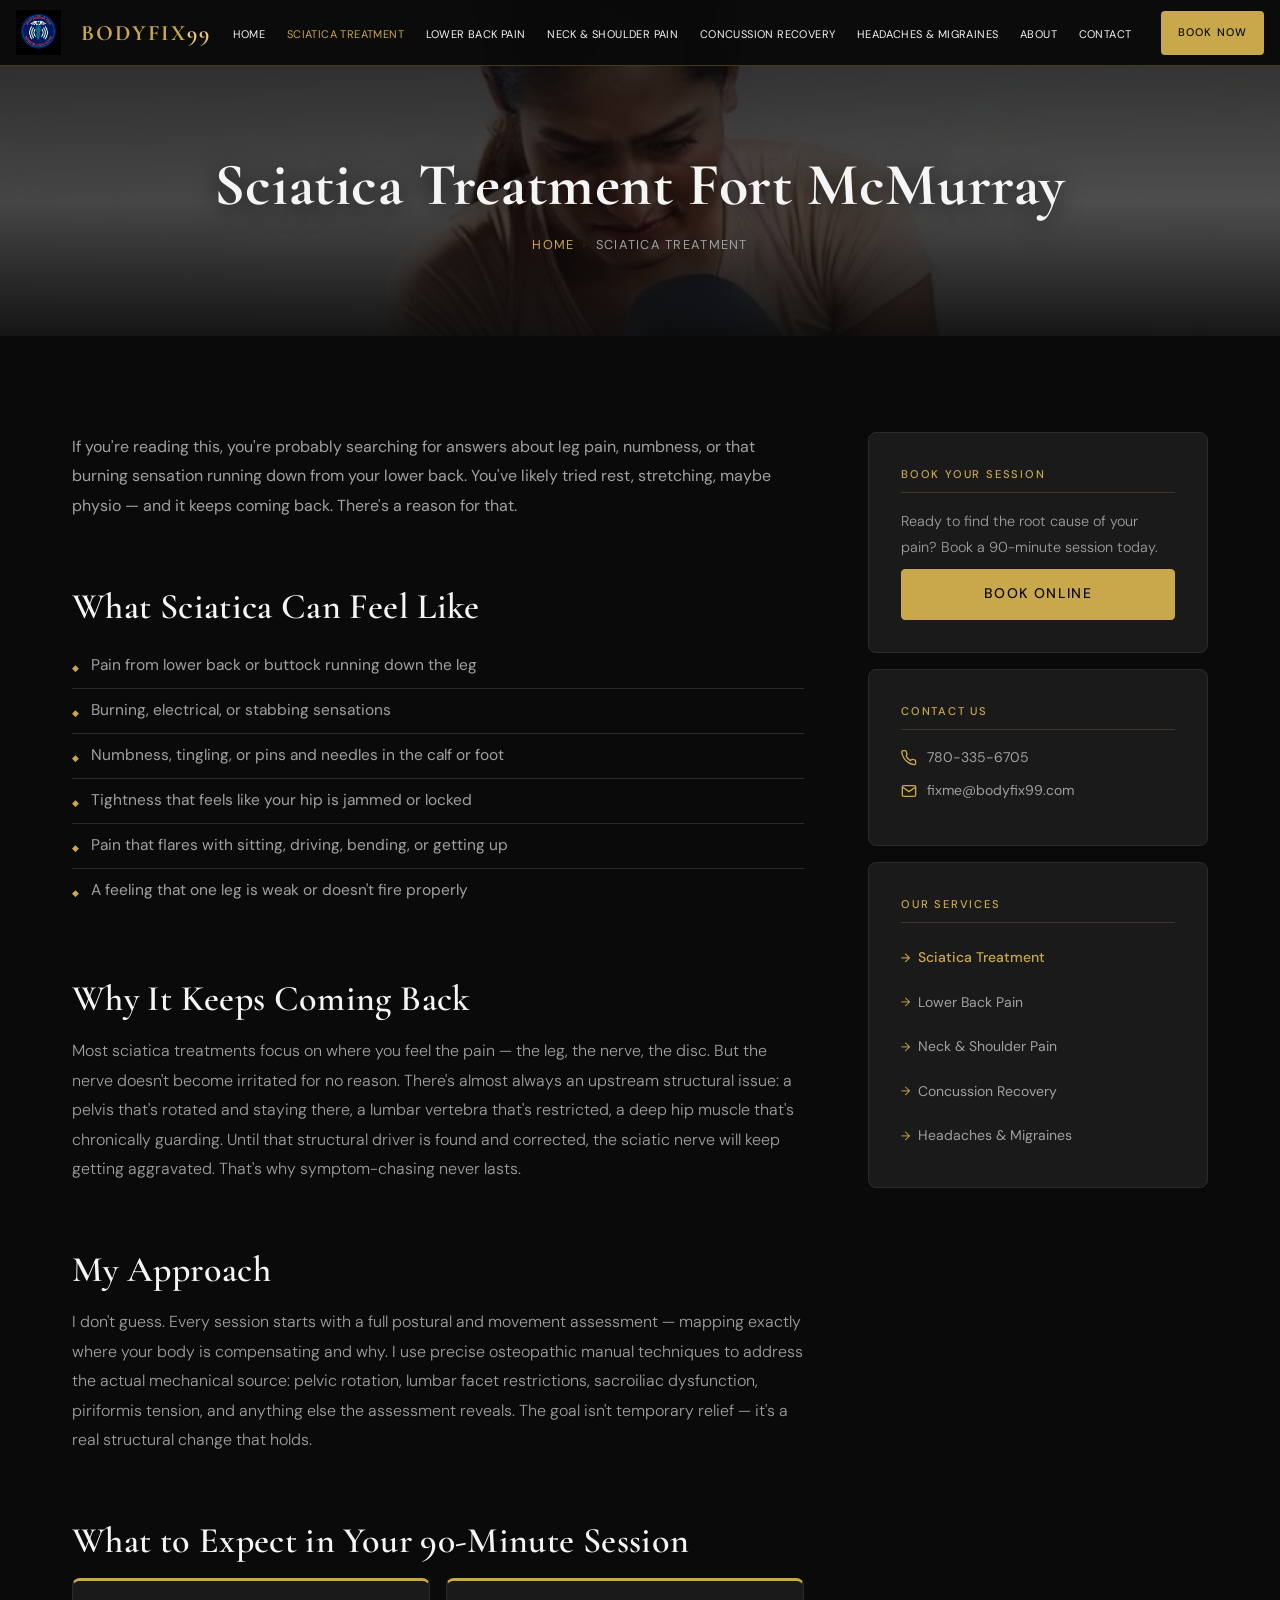
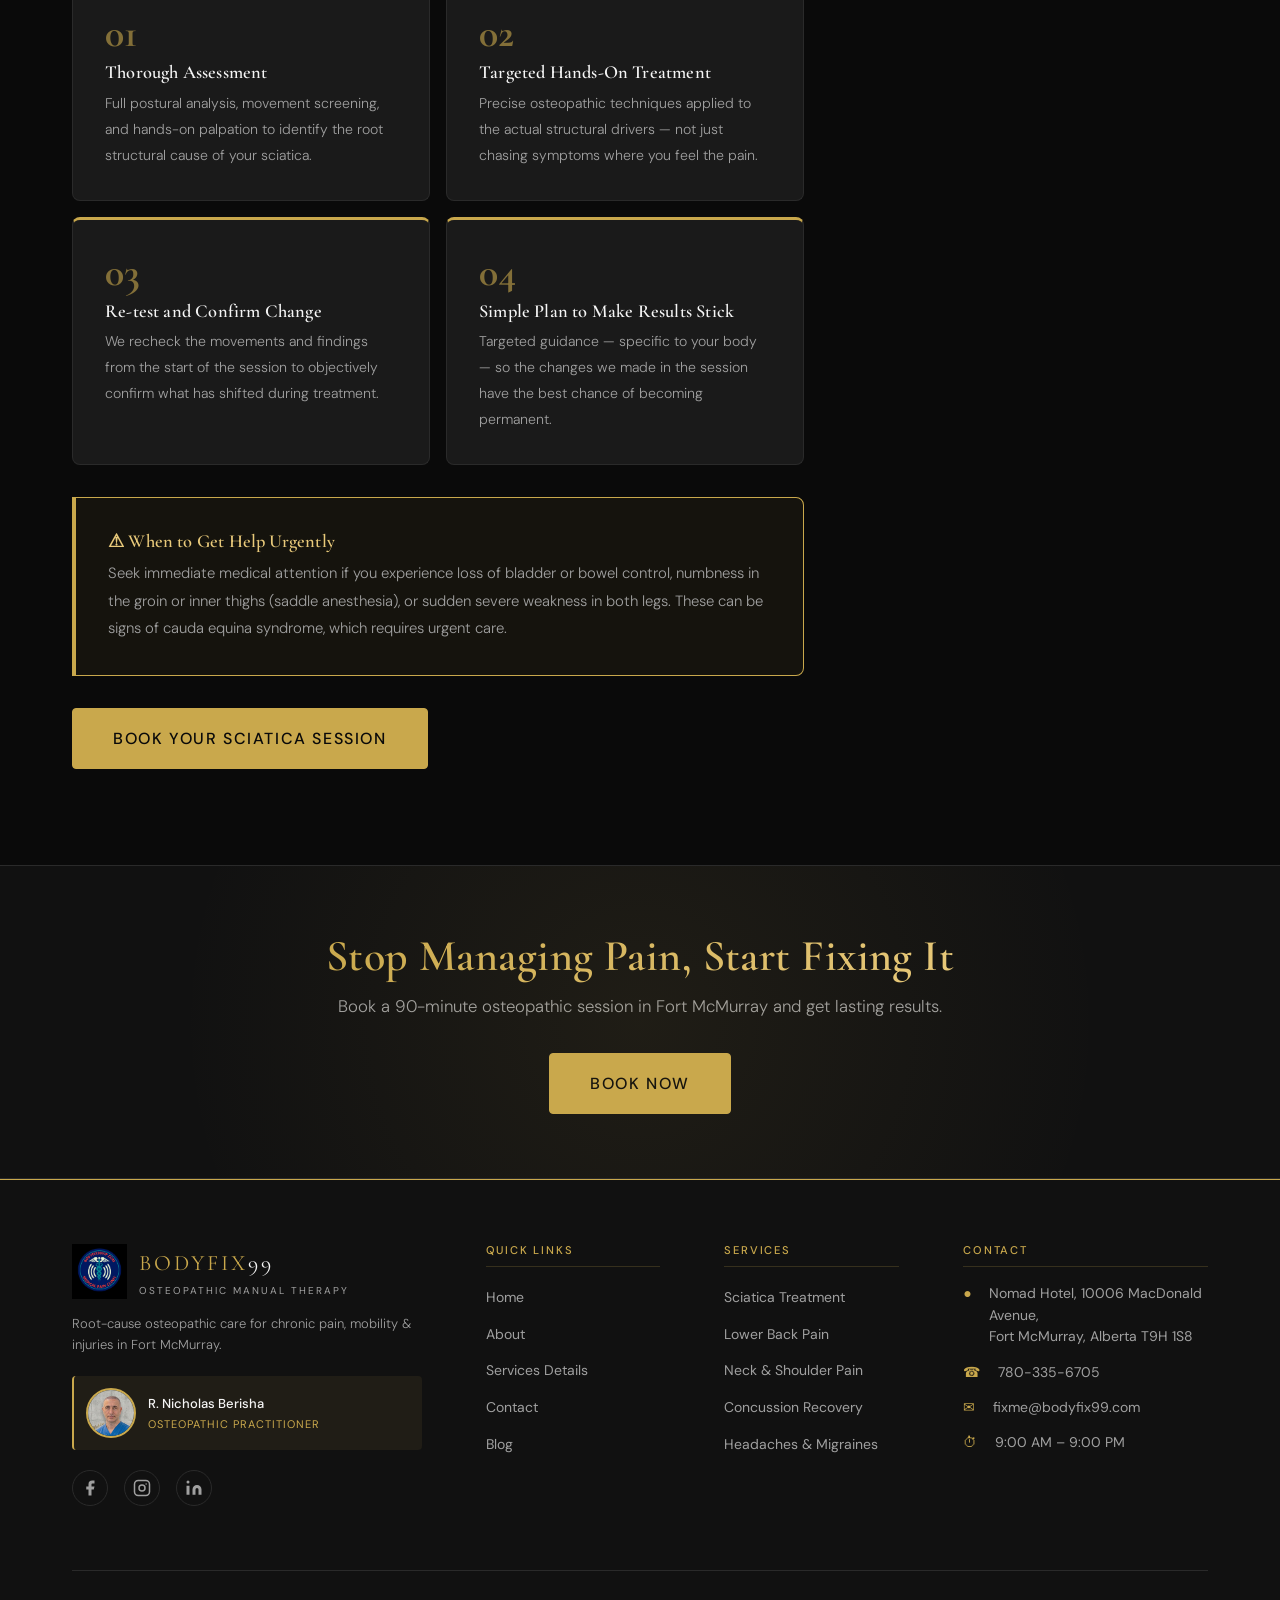
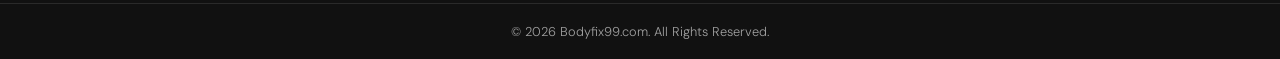
<file: sciatica-treatment.html>
<!DOCTYPE html>
<html lang="en">

<head>
  <meta charset="UTF-8">
  <link rel="canonical" href="https://www.bodyfix99.com/sciatica-treatment.html" />
  <meta name="viewport" content="width=device-width, initial-scale=1.0">
  <title>Sciatica Treatment Fort McMurray | Bodyfix99</title>
  <meta name="description"
    content="Expert sciatica treatment in Fort McMurray. Root-cause osteopathic care for leg pain, numbness, and burning sensations. Book your 90-minute session today.">
  <link rel="stylesheet" href="css/style.css">
  <style>
    /* Navbar overflow fix */
    .navbar__links a {
      font-size: 11px;
      letter-spacing: 0.4px;
    }

    .navbar__links {
      gap: 0.6rem;
    }

    .navbar__cta {
      white-space: nowrap;
      flex-shrink: 0;
      font-size: 11px;
      padding: 0.5rem 1rem;
    }

    .brand-logo {
      height: 45px !important;
      width: auto;
      object-fit: contain;
    }

    .navbar__inner {
      padding: 0 1rem;
      overflow: visible;
    }

    /* Page Hero */
    .page-hero {
      position: relative;
      padding-top: calc(var(--navbar-height) + 5rem);
      padding-bottom: 5rem;
      background-image: url('images/img3.jpg');
      background-size: cover;
      background-position: center;
      background-attachment: fixed;
      overflow: hidden;
    }

    .page-hero::before {
      content: '';
      position: absolute;
      inset: 0;
      background: linear-gradient(to bottom, rgba(10, 10, 10, .88) 0%, rgba(10, 10, 10, .72) 60%, rgba(10, 10, 10, .95) 100%);
      z-index: 1;
    }

    .page-hero__content {
      position: relative;
      z-index: 2;
      text-align: center;
    }

    .page-hero__title {
      font-family: var(--font-heading);
      font-size: clamp(2.5rem, 5vw, 3.75rem);
      font-weight: 700;
      color: var(--text-primary);
      line-height: 1.1;
      margin-bottom: var(--space-md);
      text-shadow: 0 4px 24px rgba(0, 0, 0, .8);
    }

    /* Breadcrumb */
    .breadcrumb {
      display: flex;
      align-items: center;
      justify-content: center;
      gap: .5rem;
      font-family: var(--font-body);
      font-size: .8rem;
      letter-spacing: .1em;
      text-transform: uppercase;
      color: var(--text-secondary);
    }

    .breadcrumb a {
      color: var(--gold);
    }

    .breadcrumb a:hover {
      color: var(--gold-light);
    }

    .breadcrumb__sep {
      color: var(--border);
    }

    /* Service layout */
    .service-layout {
      display: grid;
      grid-template-columns: 1fr 340px;
      gap: var(--space-xl);
      align-items: start;
    }

    @media (max-width:1024px) {
      .service-layout {
        grid-template-columns: 1fr;
      }
    }

    .service-content h2 {
      font-size: clamp(1.6rem, 3vw, 2.25rem);
      margin-bottom: var(--space-md);
      margin-top: var(--space-xl);
      color: var(--text-primary);
    }

    .service-content h2:first-child {
      margin-top: 0;
    }

    .service-content p {
      color: var(--text-secondary);
      line-height: 1.85;
      font-size: 1rem;
      margin-bottom: var(--space-md);
      max-width: none;
    }

    /* Gold list */
    .gold-list {
      list-style: none;
      margin-bottom: var(--space-lg);
    }

    .gold-list li {
      display: flex;
      align-items: flex-start;
      gap: .75rem;
      padding: .6rem 0;
      border-bottom: 1px solid var(--border);
      color: var(--text-secondary);
      font-size: .97rem;
      line-height: 1.6;
    }

    .gold-list li:last-child {
      border-bottom: none;
    }

    .gold-list li::before {
      content: '◆';
      color: var(--gold);
      font-size: .55rem;
      flex-shrink: 0;
      margin-top: .45rem;
    }

    /* Steps grid */
    .steps-grid {
      display: grid;
      grid-template-columns: 1fr 1fr;
      gap: var(--space-md);
      margin-bottom: var(--space-lg);
    }

    @media (max-width:600px) {
      .steps-grid {
        grid-template-columns: 1fr;
      }
    }

    .step-card {
      background: var(--card-bg);
      border: 1px solid var(--border);
      border-top: 3px solid var(--gold);
      border-radius: var(--radius-md);
      padding: var(--space-lg);
      transition: border-color var(--transition), box-shadow var(--transition), transform var(--transition);
    }

    .step-card:hover {
      border-color: var(--gold);
      box-shadow: var(--shadow-gold);
      transform: translateY(-3px);
    }

    .step-card__num {
      font-family: var(--font-heading);
      font-size: 2.5rem;
      font-weight: 700;
      color: var(--gold);
      line-height: 1;
      margin-bottom: .5rem;
      opacity: .6;
    }

    .step-card h3 {
      font-size: 1.15rem;
      margin-bottom: .4rem;
      color: var(--text-primary);
    }

    .step-card p {
      font-size: .88rem;
      color: var(--text-secondary);
      margin: 0;
      max-width: none;
    }

    /* Warning box */
    .warning-box {
      border: 1px solid var(--gold);
      border-left: 4px solid var(--gold);
      background: rgba(201, 168, 76, 0.06);
      border-radius: 0 var(--radius-md) var(--radius-md) 0;
      padding: var(--space-lg);
      margin-bottom: var(--space-lg);
    }

    .warning-box h3 {
      font-size: 1.15rem;
      margin-bottom: var(--space-sm);
      color: var(--gold-light);
    }

    .warning-box p {
      margin: 0;
      font-size: .93rem;
      color: var(--text-secondary);
      max-width: none;
    }

    /* Sidebar */
    .sidebar {
      position: sticky;
      top: calc(var(--navbar-height) + 1.5rem);
      display: flex;
      flex-direction: column;
      gap: var(--space-md);
    }

    .sidebar-card {
      background: var(--card-bg);
      border: 1px solid var(--border);
      border-radius: var(--radius-md);
      padding: var(--space-lg);
    }

    .sidebar-card__title {
      font-family: var(--font-body);
      font-size: .7rem;
      font-weight: 500;
      letter-spacing: .16em;
      text-transform: uppercase;
      color: var(--gold);
      margin-bottom: var(--space-md);
      padding-bottom: .5rem;
      border-bottom: 1px solid rgba(201, 168, 76, .2);
    }

    .sidebar-contact-item {
      display: flex;
      align-items: center;
      gap: .6rem;
      font-size: .875rem;
      color: var(--text-secondary);
      margin-bottom: .6rem;
    }

    .sidebar-contact-item a {
      color: var(--text-secondary);
    }

    .sidebar-contact-item a:hover {
      color: var(--gold);
    }

    .sidebar-contact-item svg {
      color: var(--gold);
      flex-shrink: 0;
    }

    .sidebar-services-list {
      list-style: none;
      display: flex;
      flex-direction: column;
      gap: .4rem;
    }

    .sidebar-services-list a {
      display: flex;
      align-items: center;
      gap: .5rem;
      font-size: .875rem;
      color: var(--text-secondary);
      padding: .45rem 0;
      border-bottom: 1px solid var(--border);
      transition: color var(--transition), padding-left var(--transition);
    }

    .sidebar-services-list a:last-child {
      border-bottom: none;
    }

    .sidebar-services-list a:hover {
      color: var(--gold);
      padding-left: 6px;
    }

    .sidebar-services-list a.active {
      color: var(--gold);
      font-weight: 500;
    }

    .sidebar-services-list a::before {
      content: '→';
      font-size: .75rem;
      color: var(--gold);
    }

    /* Footer CTA */
    .footer-cta {
      background: var(--secondary-bg);
      border-top: 1px solid var(--border);
      border-bottom: 1px solid var(--border);
      padding-block: var(--space-xl);
      text-align: center;
      position: relative;
      overflow: hidden;
    }

    .footer-cta::before {
      content: '';
      position: absolute;
      inset: 0;
      background: radial-gradient(circle at center, rgba(201, 168, 76, .08) 0%, transparent 70%);
      pointer-events: none;
    }

    .footer-cta h2 {
      font-size: clamp(1.75rem, 3.5vw, 2.75rem);
      margin-bottom: var(--space-sm);
    }

    .footer-cta p {
      margin-inline: auto;
      margin-bottom: var(--space-lg);
      font-size: 1.05rem;
    }
  </style>
</head>

<body>

  <!-- Mobile Nav Overlay -->
  <div class="mobile-nav__overlay" id="mobileOverlay"></div>

  <!-- Mobile Nav -->
  <nav class="mobile-nav" id="mobileNav" aria-label="Mobile navigation">
    <button class="mobile-nav__close" id="mobileNavClose" aria-label="Close menu">&#10005;</button>
    <a href="index.html">Home</a>
    <a href="sciatica-treatment.html" class="active">Sciatica Treatment</a>
    <a href="lower-back-pain.html">Lower Back Pain</a>
    <a href="neck-shoulder-pain.html">Neck &amp; Shoulder Pain</a>
    <a href="concussion-recovery.html">Concussion Recovery</a>
    <a href="headaches-migraines.html">Headaches &amp; Migraines</a>
    <a href="about.html">About</a>
    <a href="contact.html">Contact</a>
    <a href="http://ramizosteopath.setmore.com/r" target="_blank" rel="noopener" class="mobile-nav__book">Book Now</a>
  </nav>

  <!-- Navbar -->
  <header class="navbar" id="mainNavbar">
    <div class="navbar__inner">
      <a href="index.html" class="navbar__brand">
        <img src="images/logo.png" alt="Bodyfix99 Logo" class="brand-logo">
        <div class="navbar__logo">BODYFIX<span>99</span></div>
      </a>
      <nav class="navbar__links" aria-label="Main navigation">
        <a href="index.html">Home</a>
        <a href="sciatica-treatment.html" class="active">Sciatica Treatment</a>
        <a href="lower-back-pain.html">Lower Back Pain</a>
        <a href="neck-shoulder-pain.html">Neck &amp; Shoulder Pain</a>
        <a href="concussion-recovery.html">Concussion Recovery</a>
        <a href="headaches-migraines.html">Headaches &amp; Migraines</a>
        <a href="about.html">About</a>
        <a href="contact.html">Contact</a>
      </nav>
      <a href="http://ramizosteopath.setmore.com/r" target="_blank" rel="noopener"
        class="btn btn-book-now navbar__cta">Book Now</a>
      <button class="hamburger" id="hamburgerBtn" aria-label="Toggle menu" aria-expanded="false"
        aria-controls="mobileNav">
        <span class="hamburger__line"></span>
        <span class="hamburger__line"></span>
        <span class="hamburger__line"></span>
      </button>
    </div>
  </header>

  <!-- Main Content -->
  <main>

    <!-- Hero -->
    <section class="page-hero">
      <div class="container page-hero__content fade-in">
        <h1 class="page-hero__title">Sciatica Treatment Fort McMurray</h1>
        <nav class="breadcrumb" aria-label="Breadcrumb">
          <a href="index.html">Home</a>
          <span class="breadcrumb__sep">›</span>
          <span>Sciatica Treatment</span>
        </nav>
      </div>
    </section>

    <!-- Content + Sidebar -->
    <section class="section section-lg">
      <div class="container">
        <div class="service-layout">

          <!-- Main Article -->
          <article class="service-content">
            <p class="lead fade-in">If you're reading this, you're probably searching for answers about leg pain,
              numbness, or that burning sensation running down from your lower back. You've likely tried rest,
              stretching, maybe physio — and it keeps coming back. There's a reason for that.</p>

            <h2 class="fade-in">What Sciatica Can Feel Like</h2>
            <ul class="gold-list fade-in">
              <li>Pain from lower back or buttock running down the leg</li>
              <li>Burning, electrical, or stabbing sensations</li>
              <li>Numbness, tingling, or pins and needles in the calf or foot</li>
              <li>Tightness that feels like your hip is jammed or locked</li>
              <li>Pain that flares with sitting, driving, bending, or getting up</li>
              <li>A feeling that one leg is weak or doesn't fire properly</li>
            </ul>

            <h2 class="fade-in">Why It Keeps Coming Back</h2>
            <p class="fade-in">Most sciatica treatments focus on where you feel the pain — the leg, the nerve, the disc.
              But the nerve doesn't become irritated for no reason. There's almost always an upstream structural issue:
              a pelvis that's rotated and staying there, a lumbar vertebra that's restricted, a deep hip muscle that's
              chronically guarding. Until that structural driver is found and corrected, the sciatic nerve will keep
              getting aggravated. That's why symptom-chasing never lasts.</p>

            <h2 class="fade-in">My Approach</h2>
            <p class="fade-in">I don't guess. Every session starts with a full postural and movement assessment —
              mapping exactly where your body is compensating and why. I use precise osteopathic manual techniques to
              address the actual mechanical source: pelvic rotation, lumbar facet restrictions, sacroiliac dysfunction,
              piriformis tension, and anything else the assessment reveals. The goal isn't temporary relief — it's a
              real structural change that holds.</p>

            <h2 class="fade-in">What to Expect in Your 90-Minute Session</h2>
            <div class="steps-grid">
              <div class="step-card fade-in delay-1">
                <div class="step-card__num">01</div>
                <h3>Thorough Assessment</h3>
                <p>Full postural analysis, movement screening, and hands-on palpation to identify the root structural
                  cause of your sciatica.</p>
              </div>
              <div class="step-card fade-in delay-2">
                <div class="step-card__num">02</div>
                <h3>Targeted Hands-On Treatment</h3>
                <p>Precise osteopathic techniques applied to the actual structural drivers — not just chasing symptoms
                  where you feel the pain.</p>
              </div>
              <div class="step-card fade-in delay-3">
                <div class="step-card__num">03</div>
                <h3>Re-test and Confirm Change</h3>
                <p>We recheck the movements and findings from the start of the session to objectively confirm what has
                  shifted during treatment.</p>
              </div>
              <div class="step-card fade-in delay-4">
                <div class="step-card__num">04</div>
                <h3>Simple Plan to Make Results Stick</h3>
                <p>Targeted guidance — specific to your body — so the changes we made in the session have the best
                  chance of becoming permanent.</p>
              </div>
            </div>

            <div class="warning-box fade-in">
              <h3>⚠ When to Get Help Urgently</h3>
              <p>Seek immediate medical attention if you experience loss of bladder or bowel control, numbness in the
                groin or inner thighs (saddle anesthesia), or sudden severe weakness in both legs. These can be signs of
                cauda equina syndrome, which requires urgent care.</p>
            </div>

            <div class="fade-in">
              <a href="http://ramizosteopath.setmore.com/r" target="_blank" rel="noopener"
                class="btn btn-primary btn-lg">Book Your Sciatica Session</a>
            </div>
          </article>

          <!-- Sidebar -->
          <aside class="sidebar">
            <div class="sidebar-card">
              <div class="sidebar-card__title">Book Your Session</div>
              <p style="font-size:.9rem;color:var(--text-secondary);margin-bottom:var(--space-sm);max-width:none;">Ready
                to find the root cause of your pain? Book a 90-minute session today.</p>
              <a href="http://ramizosteopath.setmore.com/r" target="_blank" rel="noopener"
                class="btn btn-primary btn-full">Book Online</a>
            </div>
            <div class="sidebar-card">
              <div class="sidebar-card__title">Contact Us</div>
              <div class="sidebar-contact-item">
                <svg xmlns="http://www.w3.org/2000/svg" width="16" height="16" viewBox="0 0 24 24" fill="none"
                  stroke="currentColor" stroke-width="2">
                  <path
                    d="M22 16.92v3a2 2 0 0 1-2.18 2 19.79 19.79 0 0 1-8.63-3.07A19.5 19.5 0 0 1 4.21 12 19.79 19.79 0 0 1 1.14 3.38 2 2 0 0 1 3.12 1h3a2 2 0 0 1 2 1.72 12.84 12.84 0 0 0 .7 2.81 2 2 0 0 1-.45 2.11L8.09 9.91a16 16 0 0 0 6 6l1.27-1.27a2 2 0 0 1 2.11-.45 12.84 12.84 0 0 0 2.81.7A2 2 0 0 1 22 16.92z">
                  </path>
                </svg>
                <a href="tel:+17803356705">780-335-6705</a>
              </div>
              <div class="sidebar-contact-item">
                <svg xmlns="http://www.w3.org/2000/svg" width="16" height="16" viewBox="0 0 24 24" fill="none"
                  stroke="currentColor" stroke-width="2">
                  <path d="M4 4h16c1.1 0 2 .9 2 2v12c0 1.1-.9 2-2 2H4c-1.1 0-2-.9-2-2V6c0-1.1.9-2 2-2z"></path>
                  <polyline points="22,6 12,13 2,6"></polyline>
                </svg>
                <a href="mailto:fixme@bodyfix99.com">fixme@bodyfix99.com</a>
              </div>
            </div>
            <div class="sidebar-card">
              <div class="sidebar-card__title">Our Services</div>
              <ul class="sidebar-services-list">
                <li><a href="sciatica-treatment.html" class="active">Sciatica Treatment</a></li>
                <li><a href="lower-back-pain.html">Lower Back Pain</a></li>
                <li><a href="neck-shoulder-pain.html">Neck &amp; Shoulder Pain</a></li>
                <li><a href="concussion-recovery.html">Concussion Recovery</a></li>
                <li><a href="headaches-migraines.html">Headaches &amp; Migraines</a></li>
              </ul>
            </div>
          </aside>

        </div>
      </div>
    </section>

    <!-- Footer CTA -->
    <div class="footer-cta fade-in">
      <div class="container">
        <h2 class="gradient-text" style="display:inline-block">Stop Managing Pain, Start Fixing It</h2>
        <p>Book a 90-minute osteopathic session in Fort McMurray and get lasting results.</p>
        <a href="http://ramizosteopath.setmore.com/r" target="_blank" rel="noopener" class="btn btn-primary btn-lg">Book
          Now</a>
      </div>
    </div>

  </main>

  <!-- Footer -->
  <footer class="footer">
    <div class="container">
      <div class="footer__grid">

        <!-- Col 1: Brand -->
        <div class="footer__col">
          <div class="footer__brand">
            <div style="display:flex; align-items:center; gap:12px; margin-bottom:15px;">
              <img src="images/logo.png" alt="Bodyfix99 Logo" style="height:55px; width:auto; object-fit:contain;">
              <div>
                <div style="font-family:'Cormorant Garamond',serif; color:#c9a84c; font-size:22px; letter-spacing:3px;">
                  BODYFIX<span style="color:#f5f5f5;">99</span></div>
                <div style="font-size:10px; color:#a0a0a0; letter-spacing:2px; text-transform:uppercase;">Osteopathic
                  Manual Therapy</div>
              </div>
            </div>
            <p style="color:#a0a0a0; font-size:13px; line-height:1.6; margin-bottom:20px;">Root-cause osteopathic care
              for chronic pain, mobility &amp; injuries in Fort McMurray.</p>
            <div
              style="display:flex; align-items:center; gap:12px; margin-bottom:20px; padding:12px; background:rgba(201,168,76,0.08); border-left:2px solid #c9a84c; border-radius:4px;">
              <img src="images/nicholas-berisha.jpeg" alt="R. Nicholas Berisha"
                style="width:50px; height:50px; border-radius:50%; object-fit:cover; object-position:top; border:2px solid #c9a84c; flex-shrink:0;">
              <div>
                <div style="color:#f5f5f5; font-size:13px; font-weight:500;">R. Nicholas Berisha</div>
                <div style="color:#c9a84c; font-size:11px; letter-spacing:1px; text-transform:uppercase;">Osteopathic
                  Practitioner</div>
              </div>
            </div>
            <div class="footer__socials">
              <a href="#" aria-label="Facebook" class="footer__social-icon">
                <svg xmlns="http://www.w3.org/2000/svg" width="18" height="18" viewBox="0 0 24 24" fill="currentColor">
                  <path d="M18 2h-3a5 5 0 0 0-5 5v3H7v4h3v8h4v-8h3l1-4h-4V7a1 1 0 0 1 1-1h3z" />
                </svg>
              </a>
              <a href="#" aria-label="Instagram" class="footer__social-icon">
                <svg xmlns="http://www.w3.org/2000/svg" width="18" height="18" viewBox="0 0 24 24" fill="none"
                  stroke="currentColor" stroke-width="2">
                  <rect x="2" y="2" width="20" height="20" rx="5" ry="5" />
                  <circle cx="12" cy="12" r="4" />
                  <circle cx="17.5" cy="6.5" r="1" fill="currentColor" stroke="none" />
                </svg>
              </a>
              <a href="#" aria-label="LinkedIn" class="footer__social-icon">
                <svg xmlns="http://www.w3.org/2000/svg" width="18" height="18" viewBox="0 0 24 24" fill="currentColor">
                  <path d="M16 8a6 6 0 0 1 6 6v7h-4v-7a2 2 0 0 0-2-2 2 2 0 0 0-2 2v7h-4v-7a6 6 0 0 1 6-6z" />
                  <rect x="2" y="9" width="4" height="12" />
                  <circle cx="4" cy="4" r="2" />
                </svg>
              </a>
            </div>
          </div>
        </div>

        <!-- Col 2: Quick Links -->
        <div class="footer__col">
          <h4 class="footer__heading">Quick Links</h4>
          <ul class="footer__links">
            <li><a href="index.html">Home</a></li>
            <li><a href="about.html">About</a></li>
            <li><a href="services.html">Services Details</a></li>
            <li><a href="contact.html">Contact</a></li>
            <li><a href="blog.html">Blog</a></li>
          </ul>
        </div>

        <!-- Col 3: Services -->
        <div class="footer__col">
          <h4 class="footer__heading">Services</h4>
          <ul class="footer__links">
            <li><a href="sciatica-treatment.html">Sciatica Treatment</a></li>
            <li><a href="lower-back-pain.html">Lower Back Pain</a></li>
            <li><a href="neck-shoulder-pain.html">Neck &amp; Shoulder Pain</a></li>
            <li><a href="concussion-recovery.html">Concussion Recovery</a></li>
            <li><a href="headaches-migraines.html">Headaches &amp; Migraines</a></li>
          </ul>
        </div>

        <!-- Col 4: Contact -->
        <div class="footer__col">
          <h4 class="footer__heading">Contact</h4>
          <ul class="footer__contact">
            <li>
              <span style="color:#c9a84c; margin-right:8px;">&#9679;</span>
              <span>Nomad Hotel, 10006 MacDonald Avenue,<br>Fort McMurray, Alberta T9H 1S8</span>
            </li>
            <li>
              <span style="color:#c9a84c; margin-right:8px;">&#9742;</span>
              <a href="tel:+17803356705">780-335-6705</a>
            </li>
            <li>
              <span style="color:#c9a84c; margin-right:8px;">&#9993;</span>
              <a href="mailto:fixme@bodyfix99.com">fixme@bodyfix99.com</a>
            </li>
            <li>
              <span style="color:#c9a84c; margin-right:8px;">&#9201;</span>
              <span>9:00 AM – 9:00 PM</span>
            </li>
          </ul>
        </div>

      </div>
    </div>
    <div class="footer__bottom">
      <div class="container">
        <p>&copy; 2026 Bodyfix99.com. All Rights Reserved.</p>
      </div>
    </div>
  </footer>

  <script src="js/main.js"></script>
</body>

</html>
</file>
<file: css/style.css>
/* ============================================================
   BODYFIX99 — HTML SNIPPETS
   Copy-paste these into every page. Keep them inside a comment
   block so they don't affect rendering.
   ============================================================

   ██ NAVBAR SNIPPET ████████████████████████████████████████

  <!-- PASTE THIS RIGHT AFTER <body> ========================

  <!-- Mobile overlay (behind mobile nav drawer) -->
  <div class="mobile-nav__overlay" id="mobileOverlay"></div>

  <!-- Mobile slide-in nav -->
  <nav class="mobile-nav" id="mobileNav" aria-label="Mobile navigation">
    <a href="index.html">Home</a>
    <a href="sciatica-treatment.html">Sciatica Treatment</a>
    <a href="lower-back-pain.html">Lower Back Pain</a>
    <a href="neck-shoulder-pain.html">Neck &amp; Shoulder Pain</a>
    <a href="concussion-recovery.html">Concussion Recovery</a>
    <a href="headaches-migraines.html">Headaches &amp; Migraines</a>
    <a href="about.html">About</a>
    <a href="contact.html">Contact</a>
    <a href="http://ramizosteopath.setmore.com/r" target="_blank" rel="noopener" class="mobile-nav__book">Book Now</a>
  </nav>

  <header class="navbar" id="mainNavbar">
    <div class="navbar__inner">

      <!-- Logo -->
      <a href="index.html" class="navbar__brand">
        <div class="navbar__logo">BODYFIX<span>99</span></div>
        <div class="navbar__sub">Osteopathic Manual Therapy</div>
      </a>

      <!-- Desktop nav links -->
      <nav class="navbar__links" aria-label="Main navigation">
        <a href="index.html">Home</a>
        <a href="sciatica-treatment.html">Sciatica Treatment</a>
        <a href="lower-back-pain.html">Lower Back Pain</a>
        <a href="neck-shoulder-pain.html">Neck &amp; Shoulder Pain</a>

        <!-- Concussion Recovery with dropdown -->
        <div class="nav-dropdown">
          <a href="concussion-recovery.html" class="nav-dropdown__trigger">
            Concussion Recovery
            <svg class="nav-dropdown__chevron" xmlns="http://www.w3.org/2000/svg"
                 width="12" height="12" viewBox="0 0 24 24" fill="none"
                 stroke="currentColor" stroke-width="2.5" stroke-linecap="round"
                 stroke-linejoin="round" aria-hidden="true">
              <polyline points="6 9 12 15 18 9"></polyline>
            </svg>
          </a>
          <div class="nav-dropdown__menu">
            <a href="headaches-migraines.html">Headaches &amp; Migraines</a>
          </div>
        </div>

        <a href="about.html">About</a>
        <a href="contact.html">Contact</a>
      </nav>

      <!-- Book Now CTA -->
      <a href="http://ramizosteopath.setmore.com/r"
         target="_blank" rel="noopener"
         class="btn btn-book-now">Book Now</a>

      <!-- Hamburger (mobile only) -->
      <button class="hamburger" id="hamburgerBtn"
              aria-label="Toggle menu" aria-expanded="false"
              aria-controls="mobileNav">
        <span class="hamburger__line"></span>
        <span class="hamburger__line"></span>
        <span class="hamburger__line"></span>
      </button>

    </div>
  </header>
  END NAVBAR SNIPPET ========================================= -->


   ██ FOOTER SNIPPET ████████████████████████████████████████

  <!-- PASTE THIS RIGHT BEFORE </body> ======================

  <footer class="footer">
    <div class="container">
      <div class="footer__grid">

        <!-- Col 1: Brand -->
        <div class="footer__col">
          <div class="footer__logo">BODYFIX<span>99</span></div>
          <p class="footer__tagline">
            Root-cause osteopathic care for chronic pain,
            mobility &amp; injuries in Fort McMurray.
          </p>
          <div class="footer__socials">
            <a href="#" aria-label="Facebook" class="footer__social-icon">
              <svg xmlns="http://www.w3.org/2000/svg" width="18" height="18"
                   viewBox="0 0 24 24" fill="currentColor" aria-hidden="true">
                <path d="M18 2h-3a5 5 0 0 0-5 5v3H7v4h3v8h4v-8h3l1-4h-4V7a1 1 0 0 1 1-1h3z"/>
              </svg>
            </a>
            <a href="#" aria-label="Instagram" class="footer__social-icon">
              <svg xmlns="http://www.w3.org/2000/svg" width="18" height="18"
                   viewBox="0 0 24 24" fill="none" stroke="currentColor"
                   stroke-width="2" stroke-linecap="round" stroke-linejoin="round"
                   aria-hidden="true">
                <rect x="2" y="2" width="20" height="20" rx="5" ry="5"/>
                <circle cx="12" cy="12" r="4"/>
                <circle cx="17.5" cy="6.5" r="1" fill="currentColor" stroke="none"/>
              </svg>
            </a>
            <a href="#" aria-label="LinkedIn" class="footer__social-icon">
              <svg xmlns="http://www.w3.org/2000/svg" width="18" height="18"
                   viewBox="0 0 24 24" fill="currentColor" aria-hidden="true">
                <path d="M16 8a6 6 0 0 1 6 6v7h-4v-7a2 2 0 0 0-2-2 2 2 0 0 0-2 2v7h-4v-7a6 6 0 0 1 6-6z"/>
                <rect x="2" y="9" width="4" height="12"/>
                <circle cx="4" cy="4" r="2"/>
              </svg>
            </a>
          </div>
        </div>

        <!-- Col 2: Quick Links -->
        <div class="footer__col">
          <h4 class="footer__heading">Quick Links</h4>
          <ul class="footer__links">
            <li><a href="index.html">Home</a></li>
            <li><a href="about.html">About</a></li>
            <li><a href="services.html">Services Details</a></li>
            <li><a href="contact.html">Contact</a></li>
            <li><a href="blog.html">Blog</a></li>
          </ul>
        </div>

        <!-- Col 3: Services -->
        <div class="footer__col">
          <h4 class="footer__heading">Services</h4>
          <ul class="footer__links">
            <li><a href="sciatica-treatment.html">Sciatica Treatment</a></li>
            <li><a href="lower-back-pain.html">Lower Back Pain</a></li>
            <li><a href="neck-shoulder-pain.html">Neck &amp; Shoulder Pain</a></li>
            <li><a href="concussion-recovery.html">Concussion Recovery</a></li>
            <li><a href="headaches-migraines.html">Headaches &amp; Migraines</a></li>
          </ul>
        </div>

        <!-- Col 4: Contact Info -->
        <div class="footer__col">
          <h4 class="footer__heading">Contact</h4>
          <ul class="footer__contact">
            <li>
              <span class="footer__contact-icon" aria-hidden="true">📍</span>
              <span>Nomad Hotel, 10006 MacDonald Avenue,<br>Fort McMurray, Alberta T9H 1S8</span>
            </li>
            <li>
              <span class="footer__contact-icon" aria-hidden="true">📞</span>
              <a href="tel:+17803356705">780-335-6705</a>
            </li>
            <li>
              <span class="footer__contact-icon" aria-hidden="true">✉️</span>
              <a href="mailto:fixme@bodyfix99.com">fixme@bodyfix99.com</a>
            </li>
            <li>
              <span class="footer__contact-icon" aria-hidden="true">🕐</span>
              <span>9:00 AM – 9:00 PM</span>
            </li>
          </ul>
        </div>

      </div><!-- /.footer__grid -->
    </div><!-- /.container -->

    <div class="footer__bottom">
      <div class="container">
        <p>&copy; 2026 Bodyfix99.com. All Rights Reserved.</p>
      </div>
    </div>

  </footer>
  END FOOTER SNIPPET ========================================= -->

   ████████████████████████████████████████████████████████ */

/* ============================================================
   BODYFIX99 — GLOBAL STYLESHEET
   Design system, reset, typography, layout & utilities
   ============================================================ */

/* ── 1. Google Fonts ──────────────────────────────────────── */
@import url('https://fonts.googleapis.com/css2?family=Cormorant+Garamond:wght@400;600;700&family=DM+Sans:wght@300;400;500&display=swap');

/* ── 2. CSS Custom Properties ─────────────────────────────── */
:root {
  /* Colors */
  --primary-bg:    #0a0a0a;
  --secondary-bg:  #111111;
  --card-bg:       #1a1a1a;
  --gold:          #c9a84c;
  --gold-light:    #e8c97a;
  --text-primary:  #f5f5f5;
  --text-secondary:#a0a0a0;
  --border:        #2a2a2a;

  /* Derived / semantic tokens */
  --gold-rgb:      201, 168, 76;
  --shadow-sm:     0 2px 8px rgba(0, 0, 0, 0.4);
  --shadow-md:     0 8px 24px rgba(0, 0, 0, 0.55);
  --shadow-lg:     0 20px 60px rgba(0, 0, 0, 0.7);
  --shadow-gold:   0 0 24px rgba(var(--gold-rgb), 0.25);

  /* Typography */
  --font-heading:  'Cormorant Garamond', Georgia, serif;
  --font-body:     'DM Sans', -apple-system, BlinkMacSystemFont, sans-serif;

  /* Spacing scale */
  --space-xs:  0.25rem;   /*  4px */
  --space-sm:  0.5rem;    /*  8px */
  --space-md:  1rem;      /* 16px */
  --space-lg:  2rem;      /* 32px */
  --space-xl:  4rem;      /* 64px */
  --space-2xl: 6rem;      /* 96px */

  /* Layout */
  --container-max: 1200px;
  --radius-sm:  4px;
  --radius-md:  8px;
  --radius-lg:  16px;
  --radius-pill:9999px;

  /* Motion */
  --transition: 0.3s ease;
  --transition-slow: 0.6s ease;

  /* Navbar */
  --navbar-height: 72px;
}

/* ── 3. Box Sizing & Reset ────────────────────────────────── */
*,
*::before,
*::after {
  box-sizing: border-box;
  margin: 0;
  padding: 0;
}

html {
  scroll-behavior: smooth;
  font-size: 16px;
  -webkit-text-size-adjust: 100%;
  overflow-x: hidden;
  max-width: 100%;
  width: 100%;
}

body {
  background-color: var(--primary-bg);
  color: var(--text-primary);
  font-family: var(--font-body);
  font-weight: 400;
  line-height: 1.7;
  min-height: 100vh;
  overflow-x: hidden;
  max-width: 100%;
  width: 100%;
  -webkit-font-smoothing: antialiased;
  -moz-osx-font-smoothing: grayscale;
}

img,
video,
svg {
  display: block;
  max-width: 100%;
  height: auto;
}

a {
  color: inherit;
  text-decoration: none;
  transition: color var(--transition);
}

a:hover {
  color: var(--gold);
}

ul,
ol {
  list-style: none;
}

button {
  cursor: pointer;
  border: none;
  background: none;
  font-family: var(--font-body);
}

input,
textarea,
select {
  font-family: var(--font-body);
  font-size: 1rem;
}

/* ── 4. Custom Scrollbar ──────────────────────────────────── */
::-webkit-scrollbar {
  width: 8px;
}

::-webkit-scrollbar-track {
  background: var(--primary-bg);
}

::-webkit-scrollbar-thumb {
  background: var(--gold);
  border-radius: var(--radius-pill);
}

::-webkit-scrollbar-thumb:hover {
  background: var(--gold-light);
}

* {
  scrollbar-width: thin;
  scrollbar-color: var(--gold) var(--primary-bg);
}

/* ── 5. Typography ────────────────────────────────────────── */
h1, h2, h3, h4, h5, h6 {
  font-family: var(--font-heading);
  font-weight: 600;
  line-height: 1.2;
  color: var(--text-primary);
  letter-spacing: 0.01em;
}

h1 { font-size: clamp(2.5rem, 6vw, 5rem);   font-weight: 700; }
h2 { font-size: clamp(2rem,   4vw, 3.5rem); }
h3 { font-size: clamp(1.5rem, 3vw, 2.25rem);}
h4 { font-size: clamp(1.25rem,2vw, 1.75rem);}
h5 { font-size: 1.25rem; }
h6 { font-size: 1rem; }

p {
  color: var(--text-secondary);
  font-weight: 300;
  line-height: 1.8;
  max-width: 70ch;
}

p.lead {
  font-size: 1.15rem;
  font-weight: 400;
  color: var(--text-primary);
}

strong { font-weight: 500; color: var(--text-primary); }
em     { font-style: italic; color: var(--gold-light); }

.text-gold    { color: var(--gold); }
.text-gold-lg { color: var(--gold-light); }
.text-muted   { color: var(--text-secondary); }
.text-center  { text-align: center; }
.text-left    { text-align: left; }
.text-right   { text-align: right; }

/* Section label / eyebrow text */
.eyebrow {
  display: inline-block;
  font-family: var(--font-body);
  font-size: 0.75rem;
  font-weight: 500;
  letter-spacing: 0.18em;
  text-transform: uppercase;
  color: var(--gold);
  margin-bottom: var(--space-md);
}

/* Decorative gold underline used under section headings */
.heading-underline {
  position: relative;
  padding-bottom: var(--space-md);
}

.heading-underline::after {
  content: '';
  position: absolute;
  bottom: 0;
  left: 0;
  width: 60px;
  height: 2px;
  background: linear-gradient(90deg, var(--gold), transparent);
}

.heading-underline.centered::after {
  left: 50%;
  transform: translateX(-50%);
}

/* ── 6. Container & Layout ────────────────────────────────── */
.container {
  width: 100%;
  max-width: var(--container-max);
  margin-inline: auto;
  padding-inline: var(--space-lg);
}

.section {
  padding-block: var(--space-xl);
}

.section-lg {
  padding-block: var(--space-2xl);
}

/* Grid helpers */
.grid {
  display: grid;
  gap: var(--space-lg);
}

.grid-2 { grid-template-columns: repeat(2, 1fr); }
.grid-3 { grid-template-columns: repeat(3, 1fr); }
.grid-4 { grid-template-columns: repeat(4, 1fr); }

.flex         { display: flex; }
.flex-center  { display: flex; align-items: center; justify-content: center; }
.flex-between { display: flex; align-items: center; justify-content: space-between; }
.flex-col     { display: flex; flex-direction: column; }
.gap-sm       { gap: var(--space-sm); }
.gap-md       { gap: var(--space-md); }
.gap-lg       { gap: var(--space-lg); }

/* ── 7. Navbar ────────────────────────────────────────────── */
html, body {
    overflow-x: hidden;
    max-width: 100%;
}

.navbar {
    position: fixed;
    top: 0;
    left: 0;
    width: 100%;
    z-index: 1000;
    background: rgba(10, 10, 10, 0.95);
    border-bottom: 1px solid rgba(201, 168, 76, 0.3);
    backdrop-filter: blur(10px);
}

.navbar.scrolled {
  background: rgba(10, 10, 10, 0.92);
  backdrop-filter: blur(16px);
  -webkit-backdrop-filter: blur(16px);
  box-shadow: 0 1px 0 rgba(201, 168, 76, 0.20);
}

.navbar__inner {
    display: flex;
    align-items: center;
    justify-content: space-between;
    padding: 0 20px;
    height: 65px;
    width: 100%;
    box-sizing: border-box;
    max-width: 100vw;
    overflow: hidden;
}

/* Brand / Logo block */
.navbar__brand {
    flex-shrink: 0;
    display: flex;
    align-items: center;
    gap: 10px;
    min-width: 150px;
}

.brand-logo {
    height: 55px;
    vertical-align: middle;
}

.navbar__logo {
  font-family: var(--font-heading);
  font-size: 22px;
  font-weight: 700;
  letter-spacing: 2px;
  color: var(--gold);
  line-height: 1;
  transition: color var(--transition);
}

.navbar__logo span { color: var(--gold-light); }

.navbar__brand:hover .navbar__logo { color: var(--gold-light); }

.navbar__sub {
  font-family: var(--font-body);
  font-size: 9px;
  font-weight: 400;
  letter-spacing: 0.12em;
  text-transform: uppercase;
  color: var(--text-secondary);
  margin-top: 2px;
}

/* Desktop nav links */
.navbar__links {
    display: flex;
    align-items: center;
    gap: 4px;
    flex: 1;
    justify-content: center;
    overflow: hidden;
}

.navbar__links a {
    font-size: 10px;
    letter-spacing: 0.8px;
    padding: 5px 6px;
    white-space: nowrap;
    color: #f5f5f5;
    text-decoration: none;
    text-transform: uppercase;
    font-family: 'DM Sans', sans-serif;
}

.navbar__cta {
    flex-shrink: 0;
    background: #c9a84c;
    color: #0a0a0a;
    padding: 10px 16px;
    font-size: 10px;
    letter-spacing: 1px;
    font-weight: 700;
    text-transform: uppercase;
    text-decoration: none;
    white-space: nowrap;
    margin-left: 8px;
}

.navbar__links a:hover,
.navbar__links a.active {
  color: var(--gold);
}

/* Book Now button */
.btn-book-now {
  display: inline-flex;
  align-items: center;
  padding: 10px 16px;
  font-family: var(--font-body);
  font-size: 11px;
  font-weight: 700;
  letter-spacing: 1.5px;
  text-transform: uppercase;
  color: var(--primary-bg);
  background: var(--gold);
  border: 1px solid var(--gold);
  border-radius: 2px;
  text-decoration: none;
  white-space: nowrap;
  flex-shrink: 0;
  transition: background var(--transition), border-color var(--transition),
              box-shadow var(--transition), transform var(--transition);
}

.btn-book-now:hover {
  background: var(--gold-light);
  border-color: var(--gold-light);
  color: var(--primary-bg);
  box-shadow: 0 0 20px rgba(201, 168, 76, 0.40);
  transform: translateY(-1px);
}

.btn-book-now:active { transform: scale(0.97); }

/* ── Mobile Nav Close Button ─────────────────────────────── */
.mobile-nav__close {
  position: absolute;
  top: 20px;
  right: 20px;
  background: none;
  border: none;
  color: #c9a84c;
  font-size: 24px;
  cursor: pointer;
  z-index: 1001;
}

/* ── Hamburger ───────────────────────────────────────────── */
.hamburger {
  display: none;
  flex-direction: column;
  justify-content: center;
  align-items: center;
  gap: 5px;
  width: 40px;
  height: 40px;
  cursor: pointer;
  background: none;
  border: 1px solid var(--border);
  border-radius: var(--radius-sm);
  padding: 0;
  z-index: 1100;
  flex-shrink: 0;
  transition: border-color var(--transition);
}

.hamburger:hover { border-color: var(--gold); }

.hamburger__line {
  display: block;
  width: 20px;
  height: 1.5px;
  background: var(--text-primary);
  border-radius: 2px;
  transition: transform var(--transition), opacity var(--transition),
              width var(--transition);
  transform-origin: center;
}

.hamburger.open .hamburger__line:nth-child(1) {
  transform: translateY(6.5px) rotate(45deg);
}
.hamburger.open .hamburger__line:nth-child(2) {
  opacity: 0;
  width: 0;
}
.hamburger.open .hamburger__line:nth-child(3) {
  transform: translateY(-6.5px) rotate(-45deg);
}

/* ── Mobile Nav Drawer ───────────────────────────────────── */
.mobile-nav {
  position: fixed;
  top: 0;
  right: -100%;
  width: min(320px, 82vw);
  height: 100vh;
  background: var(--secondary-bg);
  border-left: 1px solid rgba(201, 168, 76, 0.20);
  display: flex;
  flex-direction: column;
  padding: calc(var(--navbar-height) + 2rem) var(--space-lg) var(--space-xl);
  gap: 0;
  overflow-y: auto;
  transition: right 0.45s cubic-bezier(0.4, 0, 0.2, 1);
  z-index: 1050;
}

.mobile-nav.open  { right: 0; }

.mobile-nav a {
  font-family: var(--font-heading);
  font-size: 1.35rem;
  font-weight: 400;
  color: var(--text-primary);
  border-bottom: 1px solid var(--border);
  padding: 1rem 0;
  transition: color var(--transition), padding-left var(--transition);
  text-decoration: none;
}

.mobile-nav a:hover    { color: var(--gold); padding-left: 0.5rem; }
.mobile-nav a:last-child { border-bottom: none; }

.mobile-nav__book {
  margin-top: var(--space-md);
  display: inline-flex !important;
  align-items: center;
  justify-content: center;
  padding: 0.8rem 1.5rem !important;
  background: var(--gold);
  color: var(--primary-bg) !important;
  font-family: var(--font-body) !important;
  font-size: 0.85rem !important;
  font-weight: 700 !important;
  letter-spacing: 0.1em;
  text-transform: uppercase;
  border-radius: 2px;
  border-bottom: none !important;
}

.mobile-nav__overlay {
  display: none;
  position: fixed;
  inset: 0;
  background: rgba(0, 0, 0, 0.70);
  z-index: 1040;
  backdrop-filter: blur(4px);
  -webkit-backdrop-filter: blur(4px);
}

.mobile-nav__overlay.open { display: block; }

/* ── 8. Buttons ───────────────────────────────────────────── */
/* Base button */
.btn {
  display: inline-flex;
  align-items: center;
  gap: var(--space-sm);
  padding: 0.8rem 2rem;
  font-family: var(--font-body);
  font-size: 0.875rem;
  font-weight: 500;
  letter-spacing: 0.1em;
  text-transform: uppercase;
  border-radius: var(--radius-sm);
  border: 1px solid transparent;
  cursor: pointer;
  transition: background var(--transition), color var(--transition),
              border-color var(--transition), box-shadow var(--transition),
              transform var(--transition);
  white-space: nowrap;
  text-decoration: none;
}

.btn:active {
  transform: scale(0.97);
}

/* Primary — gold fill */
.btn-primary {
  background: var(--gold);
  color: var(--primary-bg);
  border-color: var(--gold);
}

.btn-primary:hover {
  background: var(--gold-light);
  border-color: var(--gold-light);
  box-shadow: var(--shadow-gold);
  color: var(--primary-bg);
}

/* Secondary — outlined gold */
.btn-secondary {
  background: transparent;
  color: var(--gold);
  border-color: var(--gold);
}

.btn-secondary:hover {
  background: var(--gold);
  color: var(--primary-bg);
  box-shadow: var(--shadow-gold);
}

/* Ghost — no fill, white border */
.btn-ghost {
  background: transparent;
  color: var(--text-primary);
  border-color: var(--border);
}

.btn-ghost:hover {
  border-color: var(--gold);
  color: var(--gold);
}

/* Size modifiers */
.btn-sm  { padding: 0.5rem 1.25rem; font-size: 0.8rem; }
.btn-lg  { padding: 1rem 2.5rem;   font-size: 1rem;   }
.btn-full{ width: 100%; justify-content: center; }

/* ── 9. Cards ─────────────────────────────────────────────── */
.card {
  background: var(--card-bg);
  border: 1px solid var(--border);
  border-radius: var(--radius-md);
  padding: var(--space-lg);
  transition: border-color var(--transition), box-shadow var(--transition),
              transform var(--transition);
}

.card:hover {
  border-color: var(--gold);
  box-shadow: var(--shadow-gold);
  transform: translateY(-4px);
}

.card__icon {
  font-size: 2rem;
  color: var(--gold);
  margin-bottom: var(--space-md);
}

.card__title {
  font-family: var(--font-heading);
  font-size: 1.35rem;
  margin-bottom: var(--space-sm);
}

.card__body {
  color: var(--text-secondary);
  font-size: 0.95rem;
  line-height: 1.8;
}

/* ── 10. Dividers & Decorative Elements ───────────────────── */
.divider {
  width: 100%;
  height: 1px;
  background: var(--border);
  margin-block: var(--space-lg);
}

.divider-gold {
  height: 1px;
  width: 60px;
  background: linear-gradient(90deg, var(--gold), transparent);
  margin-block: var(--space-md);
}

.divider-gold.centered {
  margin-inline: auto;
}

/* ── 11. Hero Shell ───────────────────────────────────────── */
.hero {
  position: relative;
  min-height: 100vh;
  display: flex;
  align-items: center;
  padding-top: var(--navbar-height);
  overflow: hidden;
}

.hero__bg {
  position: absolute;
  inset: 0;
  background: radial-gradient(ellipse 60% 80% at 70% 50%,
              rgba(var(--gold-rgb), 0.06) 0%,
              transparent 60%),
              var(--primary-bg);
  z-index: 0;
}

.hero__content {
  position: relative;
  z-index: 1;
}

/* ── 12. Section Header Pattern ───────────────────────────── */
.section-header {
  margin-bottom: var(--space-xl);
}

.section-header.centered {
  text-align: center;
}

.section-header.centered p {
  margin-inline: auto;
}

/* ── 13. Badge / Tag ──────────────────────────────────────── */
.badge {
  display: inline-flex;
  align-items: center;
  padding: 0.25rem 0.75rem;
  font-size: 0.75rem;
  font-weight: 500;
  letter-spacing: 0.08em;
  text-transform: uppercase;
  border-radius: var(--radius-pill);
  border: 1px solid var(--gold);
  color: var(--gold);
  background: rgba(var(--gold-rgb), 0.08);
}

/* ── 14. Testimonial / Quote Block ────────────────────────── */
.quote-block {
  position: relative;
  background: var(--card-bg);
  border-left: 3px solid var(--gold);
  padding: var(--space-lg);
  border-radius: 0 var(--radius-md) var(--radius-md) 0;
  font-family: var(--font-heading);
  font-size: 1.2rem;
  font-style: italic;
  color: var(--text-primary);
}

.quote-block cite {
  display: block;
  margin-top: var(--space-md);
  font-family: var(--font-body);
  font-size: 0.875rem;
  font-style: normal;
  color: var(--gold);
}

/* ── 15. Form Elements ────────────────────────────────────── */
.form-group {
  display: flex;
  flex-direction: column;
  gap: var(--space-xs);
  margin-bottom: var(--space-md);
}

.form-label {
  font-size: 0.85rem;
  font-weight: 500;
  letter-spacing: 0.06em;
  text-transform: uppercase;
  color: var(--text-secondary);
}

.form-control {
  width: 100%;
  background: var(--card-bg);
  border: 1px solid var(--border);
  border-radius: var(--radius-sm);
  color: var(--text-primary);
  padding: 0.75rem 1rem;
  font-size: 0.95rem;
  outline: none;
  transition: border-color var(--transition), box-shadow var(--transition);
}

.form-control::placeholder { color: var(--text-secondary); }

.form-control:focus {
  border-color: var(--gold);
  box-shadow: 0 0 0 3px rgba(var(--gold-rgb), 0.12);
}

textarea.form-control {
  min-height: 140px;
  resize: vertical;
}

/* ── 16. Utility Helpers ──────────────────────────────────── */
.visually-hidden {
  position: absolute;
  width: 1px; height: 1px;
  padding: 0; margin: -1px;
  overflow: hidden; clip: rect(0,0,0,0);
  white-space: nowrap; border: 0;
}

.mt-auto   { margin-top: auto; }
.mb-0      { margin-bottom: 0; }
.mt-sm     { margin-top: var(--space-sm); }
.mt-md     { margin-top: var(--space-md); }
.mt-lg     { margin-top: var(--space-lg); }
.mt-xl     { margin-top: var(--space-xl); }
.mb-sm     { margin-bottom: var(--space-sm); }
.mb-md     { margin-bottom: var(--space-md); }
.mb-lg     { margin-bottom: var(--space-lg); }
.mb-xl     { margin-bottom: var(--space-xl); }

.pt-nav    { padding-top: var(--navbar-height); }

.w-full    { width: 100%; }
.h-full    { height: 100%; }

.overflow-hidden { overflow: hidden; }
.relative        { position: relative; }
.absolute        { position: absolute; }

/* Gradient text */
.gradient-text {
  background: linear-gradient(135deg, var(--gold) 0%, var(--gold-light) 100%);
  -webkit-background-clip: text;
  -webkit-text-fill-color: transparent;
  background-clip: text;
}

/* ── 17. Scroll Fade-In Animation ─────────────────────────── */
.fade-in {
  opacity: 0;
  transform: translateY(28px);
  transition: opacity 0.7s ease, transform 0.7s ease;
}

.fade-in.visible {
  opacity: 1;
  transform: translateY(0);
}

/* Staggered delay helpers */
.fade-in.delay-1 { transition-delay: 0.1s; }
.fade-in.delay-2 { transition-delay: 0.2s; }
.fade-in.delay-3 { transition-delay: 0.3s; }
.fade-in.delay-4 { transition-delay: 0.4s; }
.fade-in.delay-5 { transition-delay: 0.5s; }

/* ── 18. Footer ───────────────────────────────────────────── */
.footer {
  background: var(--secondary-bg);
  border-top: 1px solid var(--gold); /* gold 1px top border */
  padding-top: var(--space-xl);
  padding-bottom: 0;
}

.footer__grid {
  display: grid;
  grid-template-columns: 2fr 1fr 1fr 1.4fr;
  gap: var(--space-xl);
  padding-bottom: var(--space-xl);
  border-bottom: 1px solid var(--border);
}

.footer__col { display: flex; flex-direction: column; }

/* Brand column */
.footer__logo {
  font-family: var(--font-heading);
  font-size: 1.75rem;
  font-weight: 700;
  letter-spacing: 0.2em;
  color: var(--gold);
  margin-bottom: var(--space-sm);
  line-height: 1;
}
.footer__logo span { color: var(--gold-light); }

.footer__tagline {
  color: var(--text-secondary);
  font-size: 0.875rem;
  line-height: 1.75;
  max-width: 26ch;
  margin-bottom: var(--space-lg);
}

/* Social icons row */
.footer__socials {
  display: flex;
  gap: var(--space-md);
  margin-top: auto;
}

.footer__social-icon {
  display: flex;
  align-items: center;
  justify-content: center;
  width: 36px;
  height: 36px;
  border: 1px solid var(--border);
  border-radius: 50%;
  color: var(--text-secondary);
  transition: color var(--transition), border-color var(--transition),
              background var(--transition), transform var(--transition);
  text-decoration: none;
}

.footer__social-icon:hover {
  color: var(--primary-bg);
  background: var(--gold);
  border-color: var(--gold);
  transform: translateY(-3px);
}

/* Column headings */
.footer__heading {
  font-family: var(--font-body);
  font-size: 0.7rem;
  font-weight: 500;
  letter-spacing: 0.16em;
  text-transform: uppercase;
  color: var(--gold);
  margin-bottom: var(--space-md);
  padding-bottom: 0.5rem;
  border-bottom: 1px solid rgba(201, 168, 76, 0.2);
}

/* Link lists */
.footer__links {
  display: flex;
  flex-direction: column;
  gap: 0.6rem;
  list-style: none;
}

.footer__links a {
  color: var(--text-secondary);
  font-size: 0.875rem;
  line-height: 1.5;
  transition: color var(--transition), padding-left var(--transition);
  text-decoration: none;
}

.footer__links a:hover {
  color: var(--gold);
  padding-left: 6px;
}

/* Contact info list */
.footer__contact {
  display: flex;
  flex-direction: column;
  gap: 0.85rem;
  list-style: none;
}

.footer__contact li {
  display: flex;
  align-items: flex-start;
  gap: 0.6rem;
  font-size: 0.875rem;
  color: var(--text-secondary);
  line-height: 1.55;
}

.footer__contact-icon {
  font-size: 0.9rem;
  flex-shrink: 0;
  margin-top: 1px;
  line-height: 1.55;
}

.footer__contact a {
  color: var(--text-secondary);
  text-decoration: none;
  transition: color var(--transition);
}
.footer__contact a:hover { color: var(--gold); }

/* Bottom bar */
.footer__bottom {
  margin-top: var(--space-lg);
  padding-block: var(--space-md);
  border-top: 1px solid var(--border);
  text-align: center;
}

.footer__bottom p {
  font-size: 0.8rem;
  color: var(--text-secondary);
  max-width: none;
  margin: 0;
}

/* ── 19. Responsive Breakpoints ───────────────────────────── */
@media (max-width: 1024px) {
  .grid-4 { grid-template-columns: repeat(2, 1fr); }
  .footer__grid { grid-template-columns: 1fr 1fr; gap: var(--space-lg); }

  /* Slightly reduce navbar link gap at tablet */
  .navbar__links { gap: 1.1rem; }
  .navbar__links > a,
  .nav-dropdown__trigger { font-size: 0.75rem; }
}

@media (max-width: 900px) {
  /* Hide Book Now in navbar before full mobile to save space */
  .btn-book-now { display: none; }
}

@media (max-width: 768px) {
  :root { --space-xl: 3rem; --space-2xl: 4rem; }

  .container { padding-inline: var(--space-md); }

  /* Hide desktop nav, show hamburger */
  .navbar__links { display: none; }
  .hamburger     { display: flex; }
  .btn-book-now  { display: none; }

  .grid-2,
  .grid-3 { grid-template-columns: 1fr; }

  /* Footer: single column stack */
  .footer__grid  { grid-template-columns: 1fr; gap: var(--space-lg); }
  .footer__bottom{ gap: var(--space-sm); }
}

@media (min-width: 769px) {
  /* Ensure hamburger is hidden on desktop even if JS hasn't run */
  .hamburger     { display: none !important; }
  .mobile-nav    { display: none !important; }
  .mobile-nav__overlay { display: none !important; }
}

@media (max-width: 480px) {
  h1 { font-size: 2.25rem; }
  h2 { font-size: 1.8rem; }

  .btn { padding: 0.7rem 1.5rem; }
  .btn-lg { padding: 0.85rem 1.75rem; }

  .navbar__inner { padding-inline: var(--space-md); }
}

/* ── 20. Print Basic Reset ────────────────────────────────── */
@media print {
  .navbar, .hamburger, .mobile-nav, .mobile-nav__overlay { display: none !important; }
  body { background: #fff; color: #000; }
}

/* --- FINAL POLISH ADDITIONS --- */
.btn, .mobile-nav__book { min-height: 44px; display: inline-flex; align-items: center; }

@media (max-width: 600px) {
  .hero__title { font-size: 32px !important; line-height:1.2; }
  .page-hero__title { font-size: 32px !important; }
  .grid-3, .grid-2, .grid, .footer__grid, .contact-layout, .service-layout, .blog-grid, .steps-grid, .specialties-grid-2, .services-grid-bottom { 
    grid-template-columns: 1fr !important; 
  }
}

@media (min-width: 601px) and (max-width: 1024px) {
  .hero__title { font-size: 42px !important; }
  .page-hero__title { font-size: 42px !important; }
  .grid-3 { grid-template-columns: repeat(2, 1fr) !important; }
  .footer__grid { grid-template-columns: repeat(2, 1fr) !important; }
}

h1, h2, h3 { transform: translateY(20px); opacity: 0; transition: transform 0.6s ease, opacity 0.6s ease; }
h1.visible, h2.visible, h3.visible { transform: translateY(0); opacity: 1; }

.navbar__links > a { position: relative; padding-bottom: 2px; }
.navbar__links > a::after {
  content: ''; position: absolute; bottom: -2px; left: 0; width: 0; height: 2px;
  background: var(--gold); transition: width 0.3s ease;
}
.navbar__links > a:hover::after, .navbar__links > a.active::after { width: 100%; }

#progress-bar {
  position: fixed; top: 0; left: 0; height: 3px; background: var(--gold);
  z-index: 9999; transform-origin: left; transform: scaleX(0); transition: transform 0.1s linear;
}

#scroll-top {
  position: fixed; bottom: 20px; right: 20px; width: 44px; height: 44px;
  background: var(--gold); color: #000; border-radius: 50%; display: flex;
  align-items: center; justify-content: center; cursor: pointer;
  opacity: 0; visibility: hidden; transition: opacity 0.3s, visibility 0.3s;
  z-index: 1000; border: none; outline: none; font-size: 20px;
}
#scroll-top.show { opacity: 1; visibility: visible; }

#floating-book {
  display: none;
}
@media (max-width: 600px) {
  #floating-book {
    position: fixed; bottom: 20px; left: 20px; right: 20px; height: 50px;
    background: var(--gold); color: #111; display: flex; align-items: center;
    justify-content: center; font-weight: bold; border-radius: 8px;
    z-index: 1000; text-transform: uppercase; letter-spacing: 1px;
    text-decoration: none; box-shadow: 0 4px 12px rgba(0,0,0,0.5); font-family: var(--font-body);
  }
  #scroll-top { bottom: 80px; }
}

/* ── Blog Grid & Cards ───────────────────────────────────────── */
.blog-grid { display:grid; grid-template-columns:repeat(auto-fill, minmax(300px, 1fr)); gap:var(--space-xl); margin-bottom:var(--space-xl); }

.blog-card {
    padding: 0;
    border-radius: 8px;
    overflow: hidden;
    background: #1a1a1a;
    border: 1px solid #2a2a2a;
    transition: transform 0.3s ease, border-color 0.3s ease;
    display:flex; flex-direction:column;
}

.blog-card:hover {
    transform: translateY(-4px);
    border-color: rgba(201, 168, 76, 0.4);
}

.blog-card__image { height:220px; overflow:hidden; }
.blog-card__image img, .blog-card__img { width:100%; height:100%; object-fit:cover; transition:transform .5s ease; }
.blog-card:hover .blog-card__image img, .blog-card:hover .blog-card__img { transform:scale(1.05); }

.blog-card__content {
    padding: 28px 24px 32px 24px;
    display:flex; flex-direction:column; flex-grow:1;
}

.blog-card__meta { display:flex; justify-content:space-between; align-items:center; font-size:.8rem; color:var(--gold); text-transform:uppercase; letter-spacing:.05em; margin-bottom:.5rem; font-weight:500; }
.blog-card__title { font-size:1.25rem; font-weight:600; margin-bottom:.75rem; line-height:1.4; color:var(--text-primary); }
.blog-card__excerpt {color:var(--text-secondary); font-size:.95rem; margin-bottom:1.5rem; line-height:1.6; flex-grow:1;}

/* ── Form Group Styles ───────────────────────────────────────── */
.form-group select {
    width: 100%;
    padding: 16px 20px;
    background: #1a1a1a;
    border: 1px solid #2a2a2a;
    border-radius: 4px;
    color: #f5f5f5;
    font-family: 'DM Sans', sans-serif;
    font-size: 14px;
    letter-spacing: 1px;
    appearance: none;
    -webkit-appearance: none;
    cursor: pointer;
    outline: none;
    transition: border-color 0.3s ease;
    background-image: url("data:image/svg+xml,%3Csvg xmlns='http://www.w3.org/2000/svg' width='12' height='8' viewBox='0 0 12 8'%3E%3Cpath d='M1 1l5 5 5-5' stroke='%23c9a84c' stroke-width='2' fill='none'/%3E%3C/svg%3E");
    background-repeat: no-repeat;
    background-position: right 20px center;
    padding-right: 50px;
}

.form-group select:focus {
    border-color: #c9a84c;
}

.form-group select option {
    background: #1a1a1a;
    color: #f5f5f5;
    padding: 12px;
    font-size: 14px;
}

.form-group select option:hover,
.form-group select option:checked {
    background: #c9a84c;
    color: #0a0a0a;
}

.form-group select option[value=""] {
    color: #a0a0a0;
}

.form-group input,
.form-group textarea {
    width: 100%;
    padding: 16px 20px;
    background: #1a1a1a;
    border: 1px solid #2a2a2a;
    border-radius: 4px;
    color: #f5f5f5;
    font-family: 'DM Sans', sans-serif;
    font-size: 14px;
    outline: none;
    transition: border-color 0.3s ease;
    box-sizing: border-box;
}

.form-group input:focus,
.form-group textarea:focus {
    border-color: #c9a84c;
}

.form-group input::placeholder,
.form-group textarea::placeholder {
    color: #a0a0a0;
}

.form-group label {
    display: block;
    color: #c9a84c;
    font-size: 11px;
    letter-spacing: 2px;
    text-transform: uppercase;
    font-family: 'DM Sans', sans-serif;
    margin-bottom: 8px;
    font-weight: 500;
}

.form-submit-btn {
    width: 100%;
    padding: 18px;
    background: #c9a84c;
    color: #0a0a0a;
    border: none;
    font-family: 'DM Sans', sans-serif;
    font-size: 13px;
    font-weight: 700;
    letter-spacing: 2px;
    text-transform: uppercase;
    cursor: pointer;
    transition: background 0.3s ease;
    margin-top: 10px;
}

.form-submit-btn:hover {
    background: #e8c97a;
}


/* -------- Added Updates for Email, Hours, and Images -------- */
.brand-logo {
  height: 50px;
  width: auto;
  margin-right: 10px;
}
.navbar__brand {
  display: flex !important;
  align-items: center;
}
.practitioner-footer-photo {
  height: 100px;
  width: auto;
  margin: 0 auto 15px auto;
  display: block;
}
.practitioner-about-photo {
  height: 150px;
  width: auto;
  border-radius: 10px;
  float: right;
  margin: 0 0 15px 15px;
}
@media (max-width: 768px) {
  .practitioner-about-photo {
    float: none;
    display: block;
    margin: 15px auto;
  }
}
</file>
